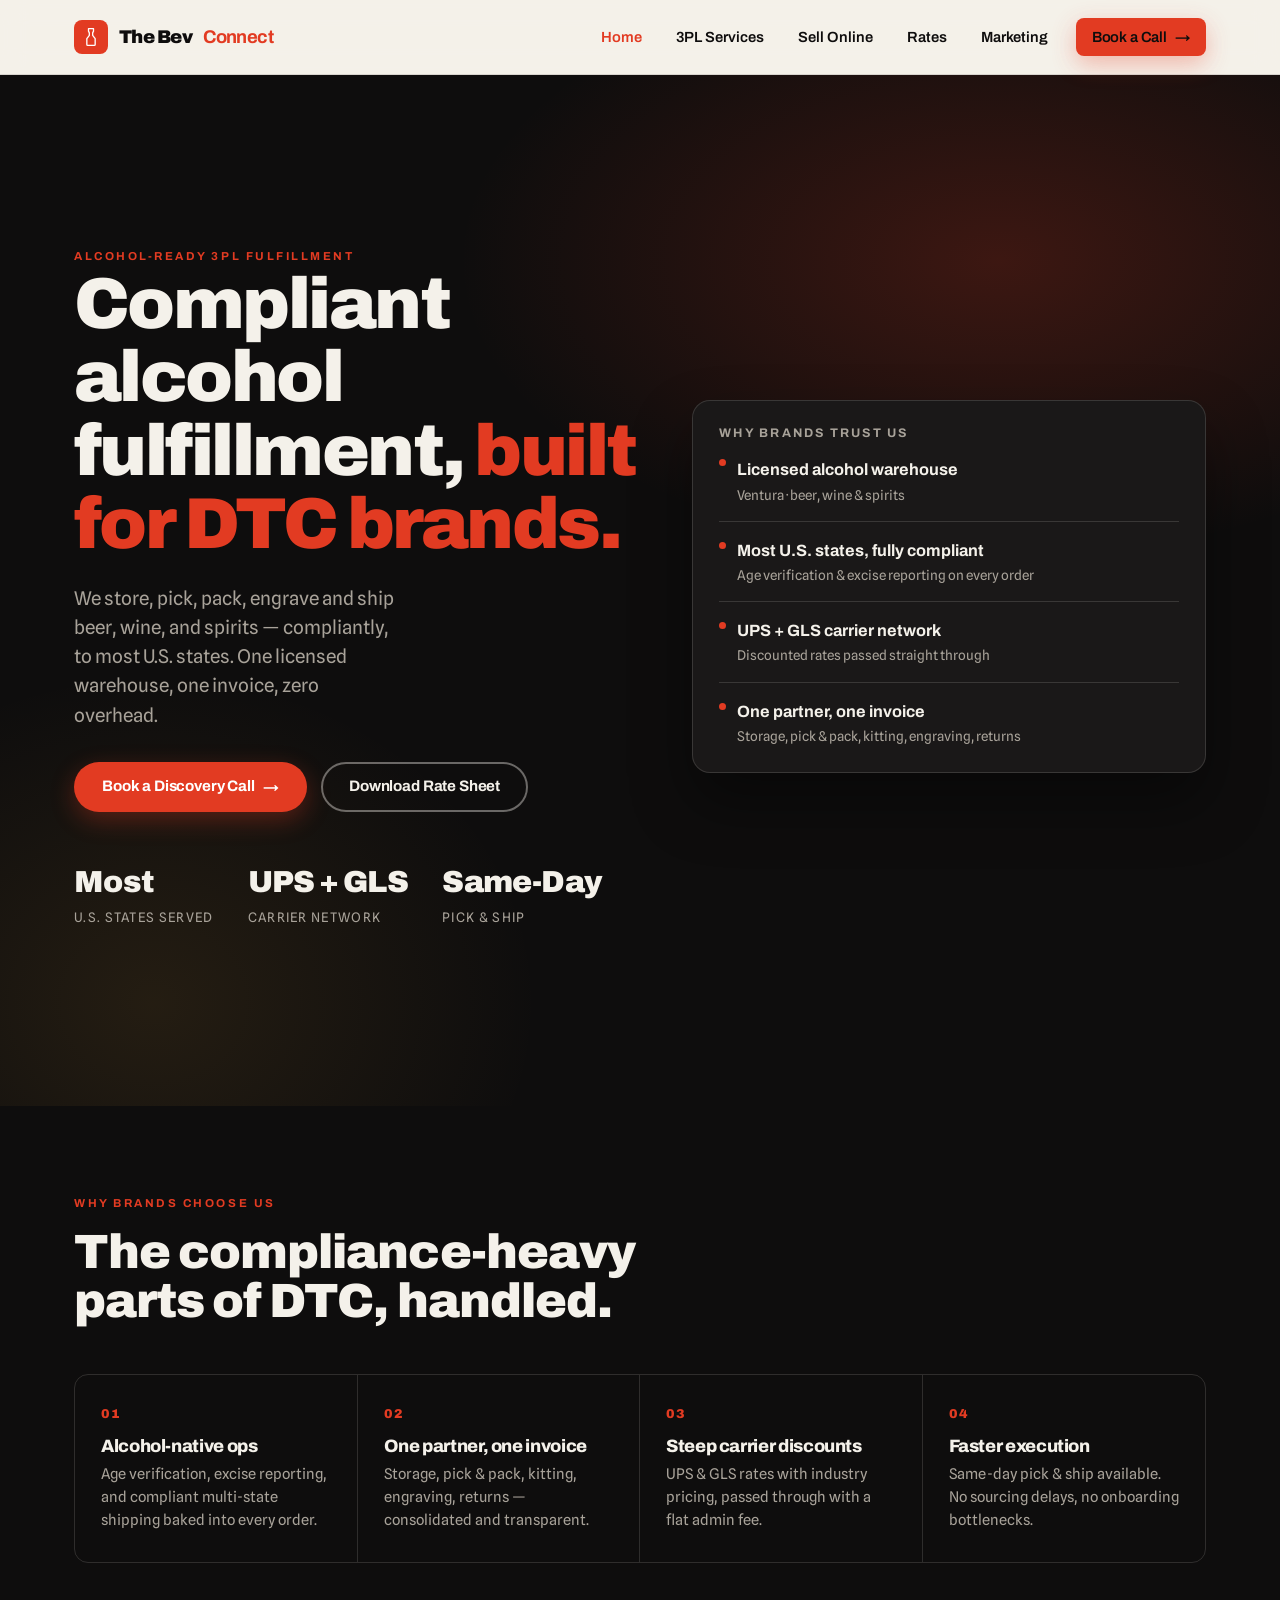
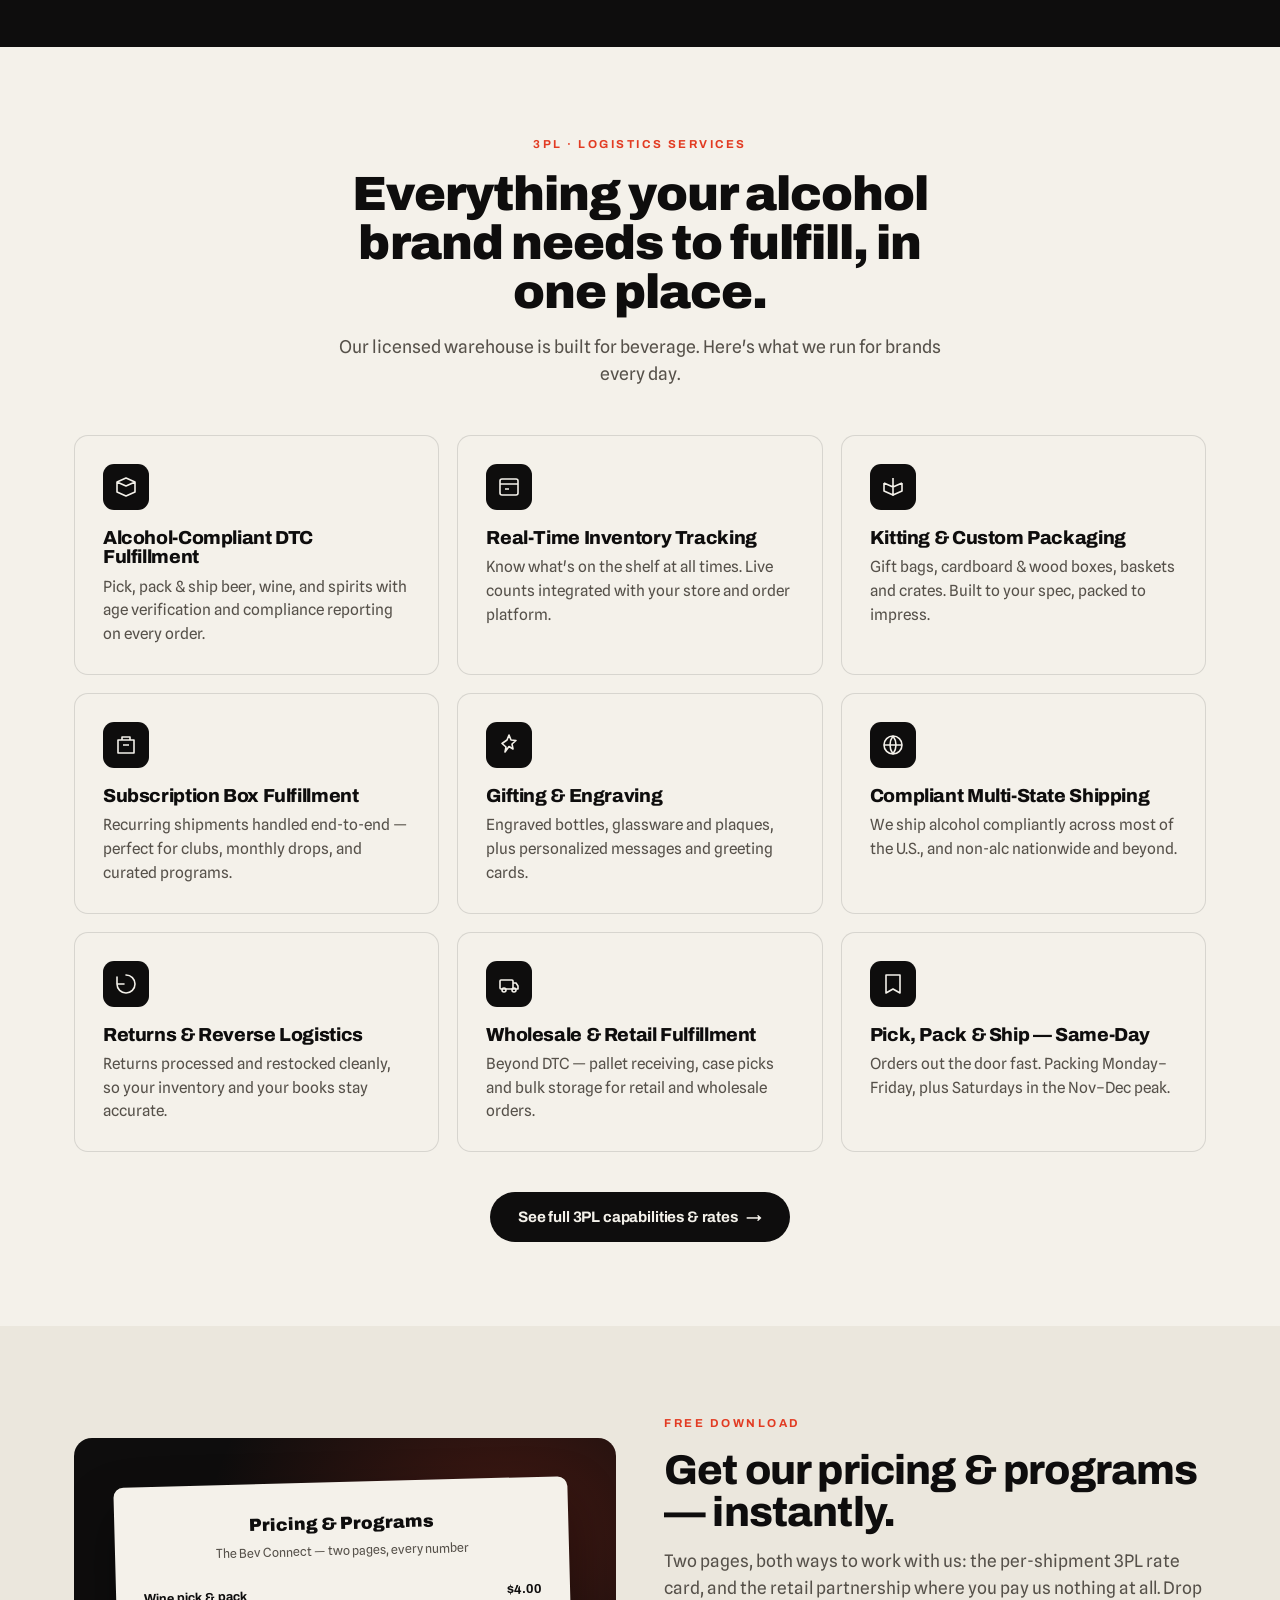
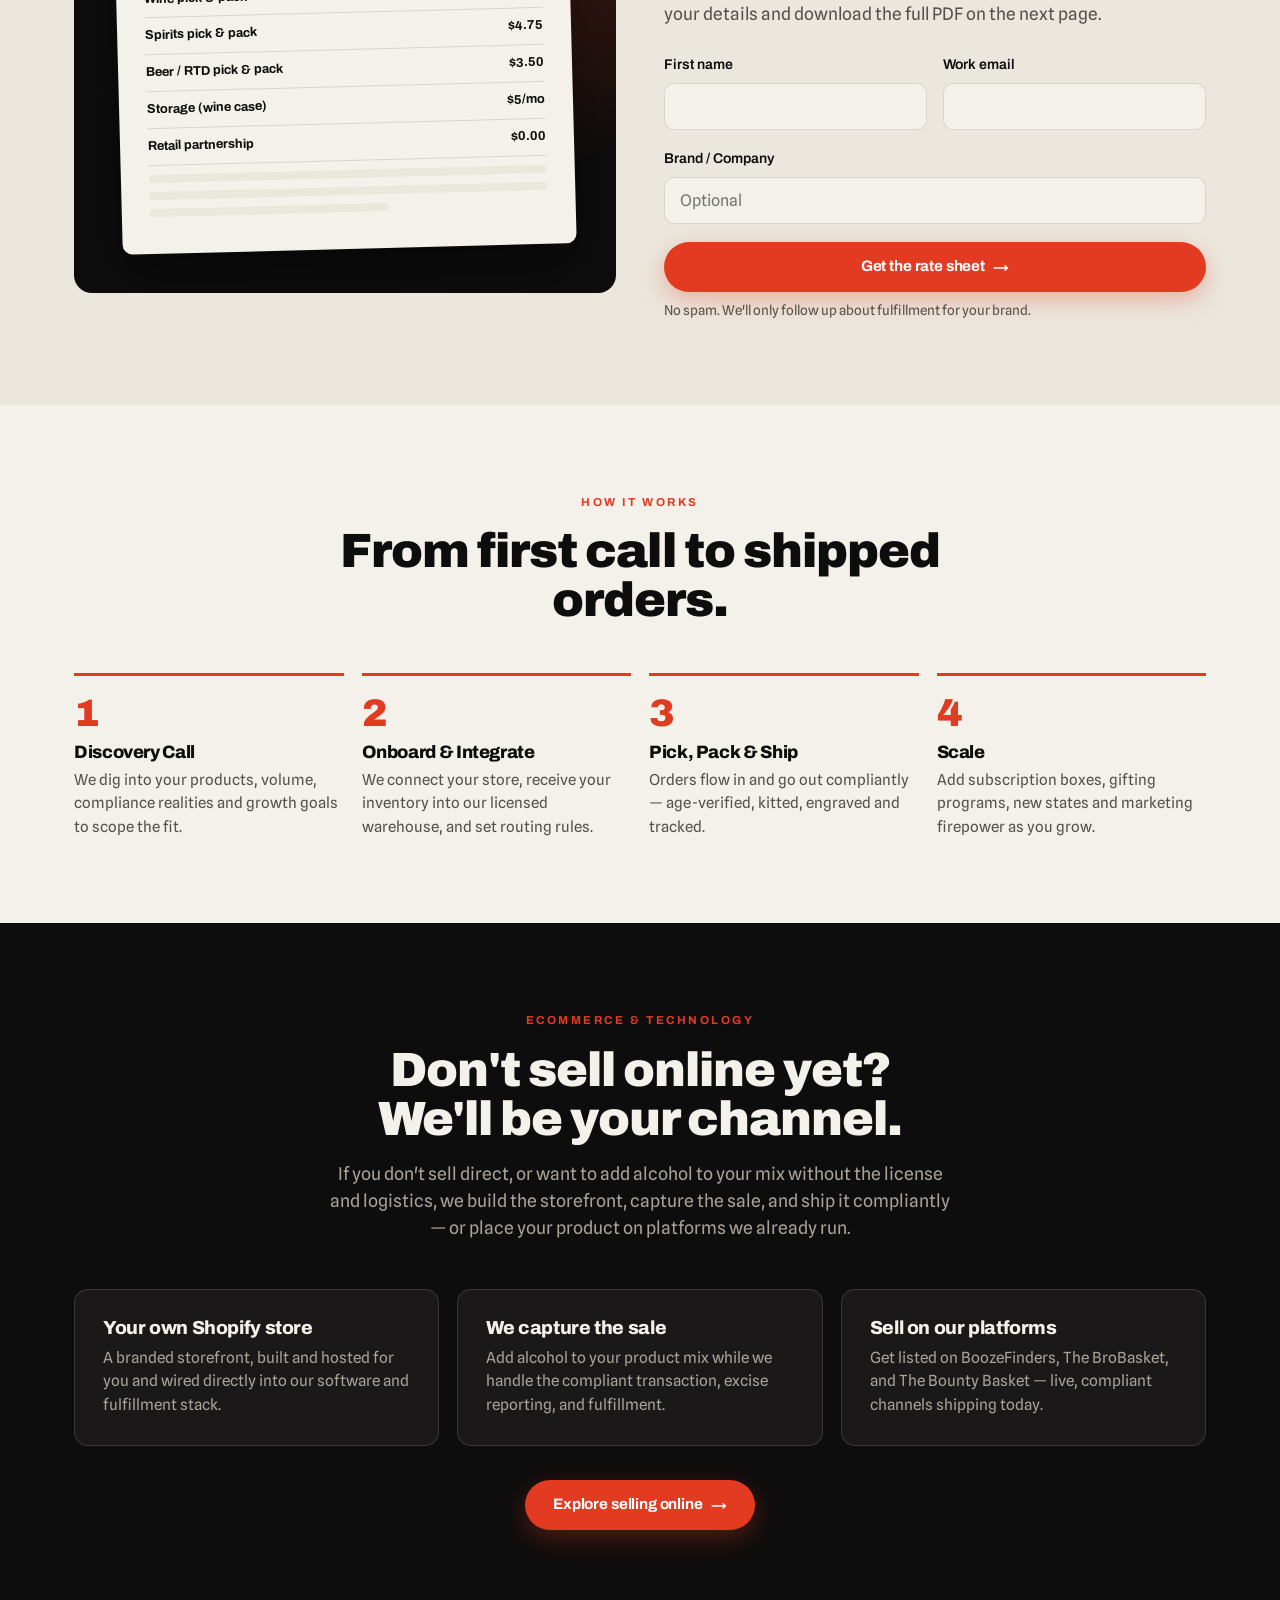
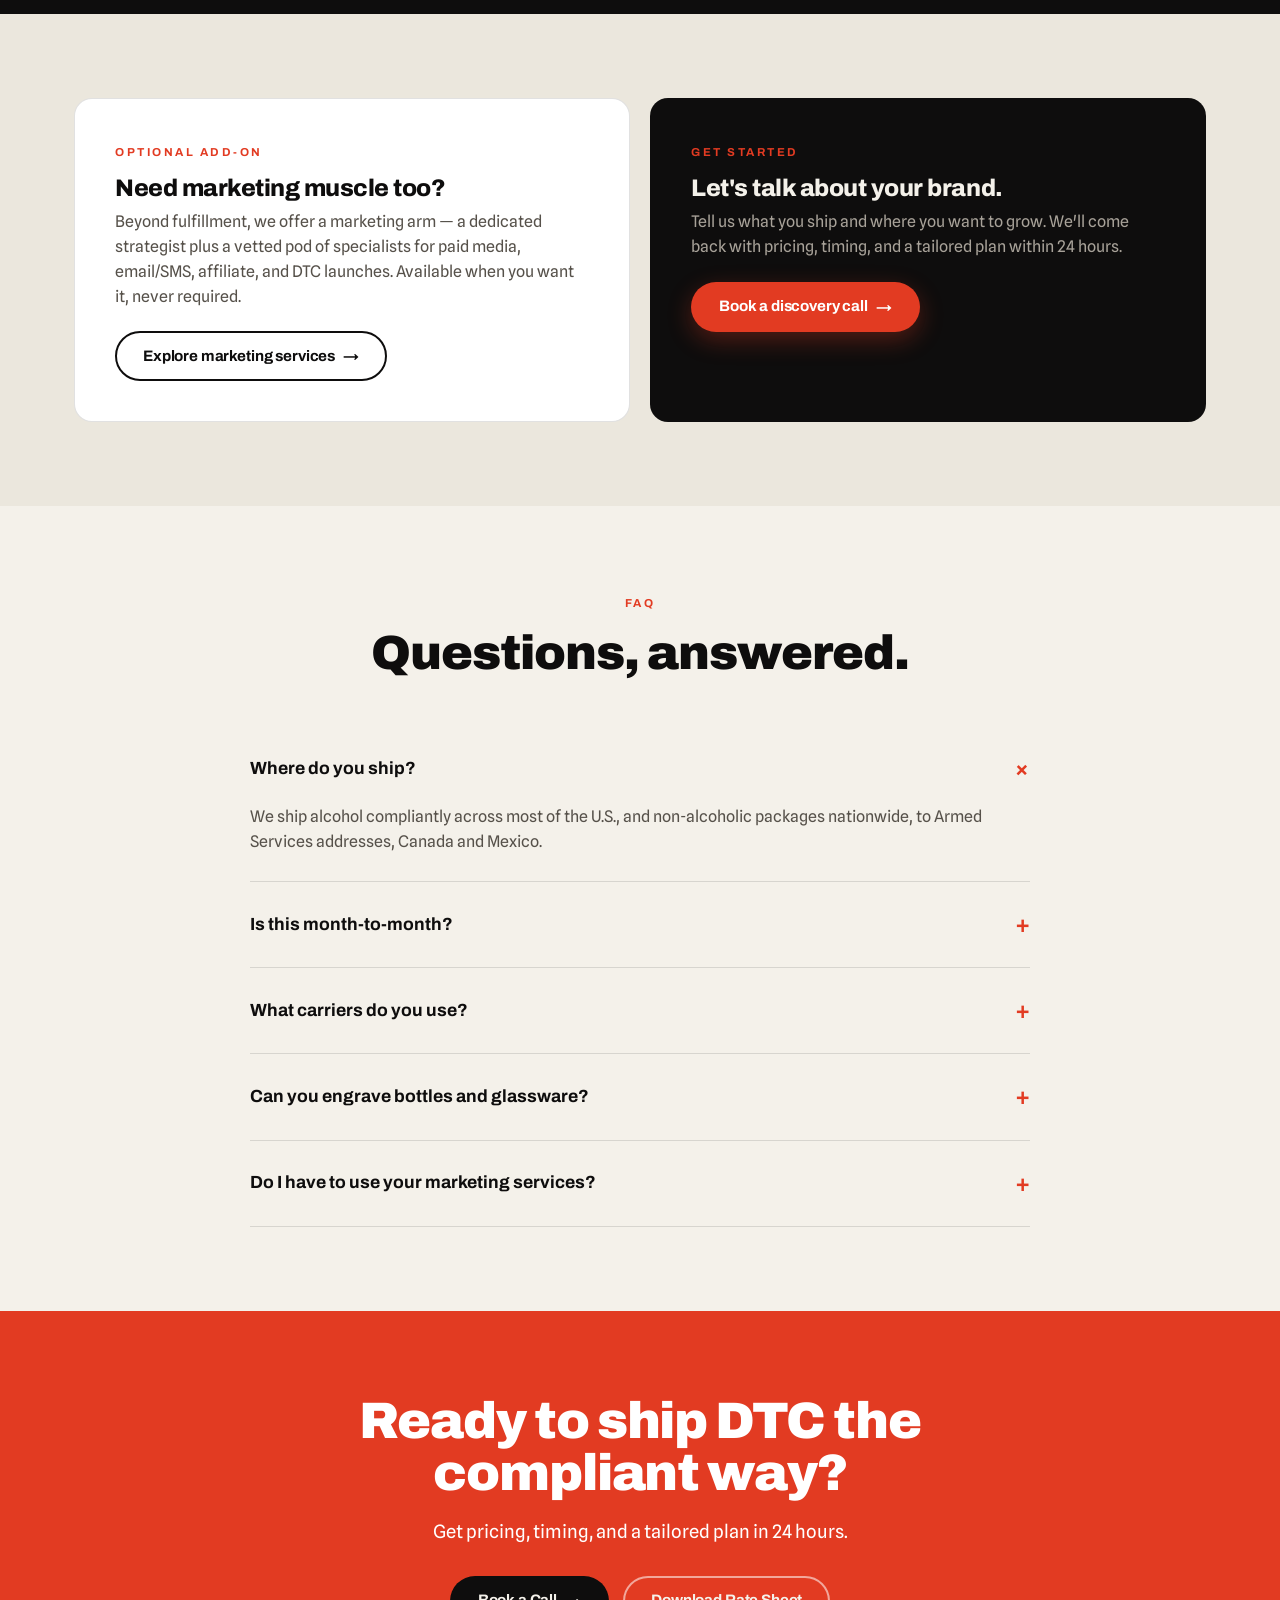
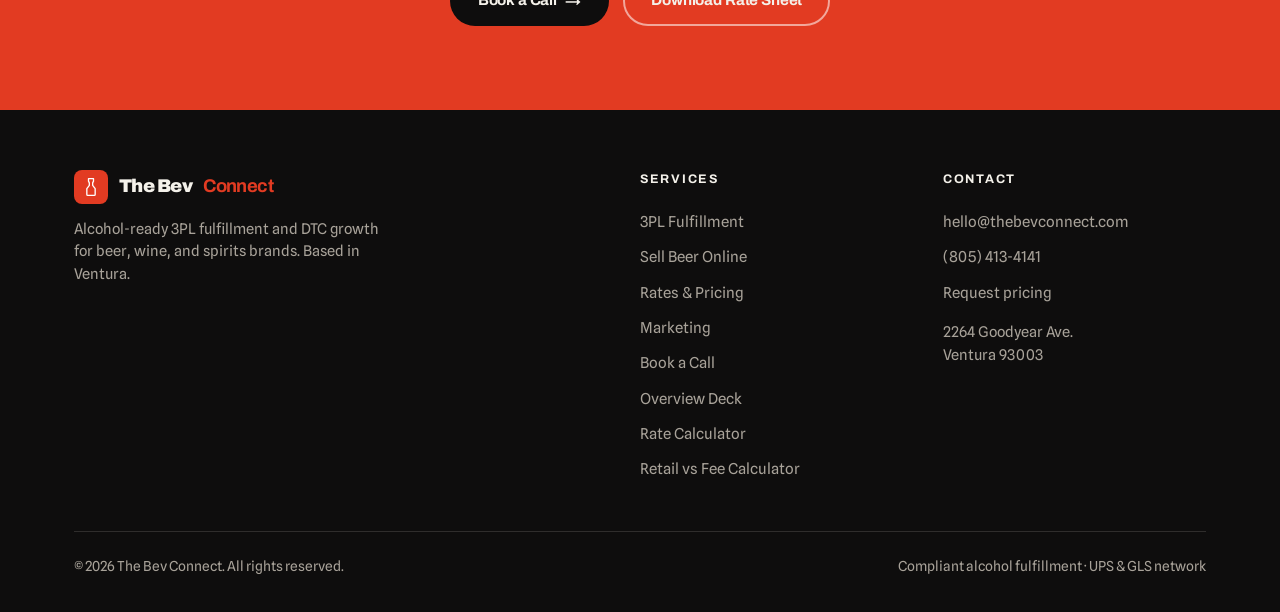
<file: index.html>
<!DOCTYPE html>
<html lang="en">
<head>
<meta charset="UTF-8">
<meta name="viewport" content="width=device-width,initial-scale=1">
<title>The Bev Connect &mdash; Compliant Alcohol Fulfillment &amp; DTC 3PL</title>
<meta name="description" content="Alcohol-ready 3PL: compliant DTC fulfillment, storage, kitting, engraving and multi-state shipping for beer, wine, and spirits brands.">
<meta property="og:title" content="The Bev Connect &mdash; Compliant Alcohol Fulfillment &amp; DTC 3PL">
<meta property="og:description" content="Alcohol-ready 3PL: compliant DTC fulfillment, storage, kitting, engraving and multi-state shipping for beer, wine, and spirits brands.">
<meta property="og:type" content="website">
<link rel="icon" type="image/svg+xml" href="assets/favicon.svg">
<link rel="icon" type="image/png" sizes="32x32" href="assets/favicon-32.png">
<link rel="apple-touch-icon" href="assets/apple-touch-icon.png">
<link rel="stylesheet" href="assets/style.css">
</head>
<body>
<header class="site-head">
  <div class="wrap">
    <a class="brand" href="index.html"><span class="mark"><svg viewBox="0 0 24 24" fill="none"><path d="M9 2h6v3l-1 2v3l3 4v7a1 1 0 0 1-1 1H8a1 1 0 0 1-1-1v-7l3-4V7L9 5V2Z" stroke="#fff" stroke-width="1.6" stroke-linejoin="round"/></svg></span>The Bev<b>Connect</b></a>
    <button class="burger" aria-label="Menu"><span></span><span></span><span></span></button>
    <nav class="nav">
      <a href="index.html" class="active">Home</a>
      <a href="fulfillment.html">3PL Services</a>
      <a href="commerce.html">Sell Online</a>
      <a href="rate-sheet.html">Rates</a>
      <a href="marketing.html">Marketing</a>
      <a href="book-a-call.html" class="btn btn-red nav-cta">Book a Call <span class="arr">&#8594;</span></a>
    </nav>
  </div>
</header>

<section class="hero">
  <div class="wrap">
    <div>
      <span class="eyebrow">Alcohol-Ready 3PL Fulfillment</span>
      <h1>Compliant alcohol fulfillment, <span class="hl">built for DTC brands.</span></h1>
      <p class="sub">We store, pick, pack, engrave and ship beer, wine, and spirits &mdash; compliantly, to most U.S. states. One licensed warehouse, one invoice, zero overhead.</p>
      <div class="cta-row">
        <a href="book-a-call.html" class="btn btn-red">Book a Discovery Call <span class="arr">&#8594;</span></a>
        <a href="rate-sheet.html" class="btn btn-ghost-light">Download Rate Sheet</a>
      </div>
      <div class="hero-stats">
        <div class="s"><b>Most</b><span>U.S. States Served</span></div>
        <div class="s"><b>UPS + GLS</b><span>Carrier Network</span></div>
        <div class="s"><b>Same-Day</b><span>Pick &amp; Ship</span></div>
      </div>
    </div>
    <div class="hero-art">
      <div class="hero-card">
        <h4>Why brands trust us</h4>
        <div class="trust-row"><div class="txt"><b>Licensed alcohol warehouse</b><span>Ventura &middot; beer, wine &amp; spirits</span></div></div>
        <div class="trust-row"><div class="txt"><b>Most U.S. states, fully compliant</b><span>Age verification &amp; excise reporting on every order</span></div></div>
        <div class="trust-row"><div class="txt"><b>UPS + GLS carrier network</b><span>Discounted rates passed straight through</span></div></div>
        <div class="trust-row"><div class="txt"><b>One partner, one invoice</b><span>Storage, pick &amp; pack, kitting, engraving, returns</span></div></div>
      </div>
    </div>
  </div>
</section>

<section class="bg-ink">
  <div class="wrap">
    <div class="sec-head reveal"><span class="eyebrow">Why brands choose us</span><h2>The compliance-heavy parts of DTC, handled.</h2></div>
    <div class="why-grid reveal">
      <div class="why"><div class="n">01</div><h3>Alcohol-native ops</h3><p>Age verification, excise reporting, and compliant multi-state shipping baked into every order.</p></div>
      <div class="why"><div class="n">02</div><h3>One partner, one invoice</h3><p>Storage, pick &amp; pack, kitting, engraving, returns &mdash; consolidated and transparent.</p></div>
      <div class="why"><div class="n">03</div><h3>Steep carrier discounts</h3><p>UPS &amp; GLS rates with industry pricing, passed through with a flat admin fee.</p></div>
      <div class="why"><div class="n">04</div><h3>Faster execution</h3><p>Same-day pick &amp; ship available. No sourcing delays, no onboarding bottlenecks.</p></div>
    </div>
  </div>
</section>

<section>
  <div class="wrap">
    <div class="sec-head center reveal"><span class="eyebrow">3PL &middot; Logistics Services</span><h2>Everything your alcohol brand needs to fulfill, in one place.</h2><p>Our licensed warehouse is built for beverage. Here's what we run for brands every day.</p></div>
    <div class="feat-grid">
      <div class="feat reveal"><div class="ico"><svg viewBox="0 0 24 24" fill="none"><path d="M3 7l9-4 9 4-9 4-9-4Zm0 0v10l9 4 9-4V7" stroke="currentColor" stroke-width="1.6" stroke-linejoin="round"/></svg></div><h3>Alcohol-Compliant DTC Fulfillment</h3><p>Pick, pack &amp; ship beer, wine, and spirits with age verification and compliance reporting on every order.</p></div>
      <div class="feat reveal"><div class="ico"><svg viewBox="0 0 24 24" fill="none"><rect x="3" y="4" width="18" height="16" rx="2" stroke="currentColor" stroke-width="1.6"/><path d="M3 9h18M8 14h4" stroke="currentColor" stroke-width="1.6"/></svg></div><h3>Real-Time Inventory Tracking</h3><p>Know what's on the shelf at all times. Live counts integrated with your store and order platform.</p></div>
      <div class="feat reveal"><div class="ico"><svg viewBox="0 0 24 24" fill="none"><path d="M12 3v18M3 8l9 4 9-4M3 8v8l9 4 9-4V8" stroke="currentColor" stroke-width="1.6" stroke-linejoin="round"/></svg></div><h3>Kitting &amp; Custom Packaging</h3><p>Gift bags, cardboard &amp; wood boxes, baskets and crates. Built to your spec, packed to impress.</p></div>
      <div class="feat reveal"><div class="ico"><svg viewBox="0 0 24 24" fill="none"><path d="M4 7h16v13H4zM8 7V4h8v3M9 12h6" stroke="currentColor" stroke-width="1.6" stroke-linejoin="round"/></svg></div><h3>Subscription Box Fulfillment</h3><p>Recurring shipments handled end-to-end &mdash; perfect for clubs, monthly drops, and curated programs.</p></div>
      <div class="feat reveal"><div class="ico"><svg viewBox="0 0 24 24" fill="none"><path d="M12 2l2 5 5 .5-4 3.5 1 5-4-2.5L8 19l1-5-4-3.5L10 7l2-5Z" stroke="currentColor" stroke-width="1.6" stroke-linejoin="round"/></svg></div><h3>Gifting &amp; Engraving</h3><p>Engraved bottles, glassware and plaques, plus personalized messages and greeting cards.</p></div>
      <div class="feat reveal"><div class="ico"><svg viewBox="0 0 24 24" fill="none"><circle cx="12" cy="12" r="9" stroke="currentColor" stroke-width="1.6"/><path d="M3 12h18M12 3a15 15 0 0 1 0 18M12 3a15 15 0 0 0 0 18" stroke="currentColor" stroke-width="1.6"/></svg></div><h3>Compliant Multi-State Shipping</h3><p>We ship alcohol compliantly across most of the U.S., and non-alc nationwide and beyond.</p></div>
      <div class="feat reveal"><div class="ico"><svg viewBox="0 0 24 24" fill="none"><path d="M3 12a9 9 0 1 0 9-9M3 12V5m0 7h7" stroke="currentColor" stroke-width="1.6" stroke-linecap="round" stroke-linejoin="round"/></svg></div><h3>Returns &amp; Reverse Logistics</h3><p>Returns processed and restocked cleanly, so your inventory and your books stay accurate.</p></div>
      <div class="feat reveal"><div class="ico"><svg viewBox="0 0 24 24" fill="none"><rect x="3" y="8" width="13" height="9" rx="1" stroke="currentColor" stroke-width="1.6"/><path d="M16 11h3l2 3v3h-5M7 20a2 2 0 1 0 0-4 2 2 0 0 0 0 4Zm10 0a2 2 0 1 0 0-4 2 2 0 0 0 0 4Z" stroke="currentColor" stroke-width="1.6" stroke-linejoin="round"/></svg></div><h3>Wholesale &amp; Retail Fulfillment</h3><p>Beyond DTC &mdash; pallet receiving, case picks and bulk storage for retail and wholesale orders.</p></div>
      <div class="feat reveal"><div class="ico"><svg viewBox="0 0 24 24" fill="none"><path d="M5 3h14v18l-7-4-7 4V3Z" stroke="currentColor" stroke-width="1.6" stroke-linejoin="round"/></svg></div><h3>Pick, Pack &amp; Ship &mdash; Same-Day</h3><p>Orders out the door fast. Packing Monday&ndash;Friday, plus Saturdays in the Nov&ndash;Dec peak.</p></div>
    </div>
    <div style="text-align:center;margin-top:40px" class="reveal"><a href="fulfillment.html" class="btn btn-ink">See full 3PL capabilities &amp; rates <span class="arr">&#8594;</span></a></div>
  </div>
</section>

<section class="bg-paper2" id="rate-sheet">
  <div class="wrap">
    <div class="magnet">
      <div class="magnet-visual reveal">
        <div class="sheet-mock">
          <h5>Pricing &amp; Programs</h5><div class="sub">The Bev Connect &mdash; two pages, every number</div>
          <div class="pricebar"><span>Wine pick &amp; pack</span><span>$4.00</span></div>
          <div class="pricebar"><span>Spirits pick &amp; pack</span><span>$4.75</span></div>
          <div class="pricebar"><span>Beer / RTD pick &amp; pack</span><span>$3.50</span></div>
          <div class="pricebar"><span>Storage (wine case)</span><span>$5/mo</span></div>
          <div class="pricebar"><span>Retail partnership</span><span>$0.00</span></div>
          <div class="line"></div><div class="line"></div><div class="line s"></div>
        </div>
      </div>
      <div class="reveal">
        <span class="eyebrow">Free Download</span>
        <h2 style="font-size:clamp(1.8rem,3.5vw,2.6rem);margin:14px 0 14px">Get our pricing &amp; programs &mdash; instantly.</h2>
        <p style="color:var(--muted);font-size:1.08rem;margin-bottom:26px">Two pages, both ways to work with us: the per-shipment 3PL rate card, and the retail partnership where you pay us nothing at all. Drop your details and download the full PDF on the next page.</p>
        <form name="rate-sheet" method="POST" data-netlify="true" netlify-honeypot="bot-field" action="/thank-you.html">
          <input type="hidden" name="form-name" value="rate-sheet">
          <p hidden><label>Don't fill this out: <input name="bot-field"></label></p>
          <div class="form-row"><div class="field"><label>First name</label><input type="text" name="first-name" required></div><div class="field"><label>Work email</label><input type="email" name="email" required></div></div>
          <div class="field"><label>Brand / Company</label><input type="text" name="company" placeholder="Optional"></div>
          <button type="submit" class="btn btn-red" style="width:100%;justify-content:center">Get the rate sheet <span class="arr">&#8594;</span></button>
          <p class="form-note">No spam. We'll only follow up about fulfillment for your brand.</p>
        </form>
      </div>
    </div>
  </div>
</section>

<section>
  <div class="wrap">
    <div class="sec-head center reveal"><span class="eyebrow">How it works</span><h2>From first call to shipped orders.</h2></div>
    <div class="steps">
      <div class="step reveal"><div class="num">1</div><h3>Discovery Call</h3><p>We dig into your products, volume, compliance realities and growth goals to scope the fit.</p></div>
      <div class="step reveal"><div class="num">2</div><h3>Onboard &amp; Integrate</h3><p>We connect your store, receive your inventory into our licensed warehouse, and set routing rules.</p></div>
      <div class="step reveal"><div class="num">3</div><h3>Pick, Pack &amp; Ship</h3><p>Orders flow in and go out compliantly &mdash; age-verified, kitted, engraved and tracked.</p></div>
      <div class="step reveal"><div class="num">4</div><h3>Scale</h3><p>Add subscription boxes, gifting programs, new states and marketing firepower as you grow.</p></div>
    </div>
  </div>
</section>

<section class="bg-ink">
  <div class="wrap">
    <div class="sec-head center reveal"><span class="eyebrow">Ecommerce &amp; Technology</span><h2 style="color:var(--paper)">Don't sell online yet? We'll be your channel.</h2><p style="color:var(--muted-dark)">If you don't sell direct, or want to add alcohol to your mix without the license and logistics, we build the storefront, capture the sale, and ship it compliantly &mdash; or place your product on platforms we already run.</p></div>
    <div class="feat-grid reveal" style="margin-top:8px">
      <div class="feat" style="background:var(--ink-2);border-color:var(--line-dark)">
        <h3 style="color:var(--paper)">Your own Shopify store</h3>
        <p style="color:var(--muted-dark)">A branded storefront, built and hosted for you and wired directly into our software and fulfillment stack.</p>
      </div>
      <div class="feat" style="background:var(--ink-2);border-color:var(--line-dark)">
        <h3 style="color:var(--paper)">We capture the sale</h3>
        <p style="color:var(--muted-dark)">Add alcohol to your product mix while we handle the compliant transaction, excise reporting, and fulfillment.</p>
      </div>
      <div class="feat" style="background:var(--ink-2);border-color:var(--line-dark)">
        <h3 style="color:var(--paper)">Sell on our platforms</h3>
        <p style="color:var(--muted-dark)">Get listed on BoozeFinders, The BroBasket, and The Bounty Basket &mdash; live, compliant channels shipping today.</p>
      </div>
    </div>
    <div style="text-align:center;margin-top:34px"><a href="commerce.html" class="btn btn-red">Explore selling online <span class="arr">&#8594;</span></a></div>
  </div>
</section>

<section class="bg-paper2">
  <div class="wrap">
    <div class="split">
      <div class="split-card light reveal"><span class="eyebrow">Optional add-on</span><h3 style="margin-top:12px">Need marketing muscle too?</h3><p>Beyond fulfillment, we offer a marketing arm &mdash; a dedicated strategist plus a vetted pod of specialists for paid media, email/SMS, affiliate, and DTC launches. Available when you want it, never required.</p><a href="marketing.html" class="btn btn-ghost">Explore marketing services <span class="arr">&#8594;</span></a></div>
      <div class="split-card dark reveal"><span class="eyebrow">Get started</span><h3 style="margin-top:12px">Let's talk about your brand.</h3><p>Tell us what you ship and where you want to grow. We'll come back with pricing, timing, and a tailored plan within 24 hours.</p><a href="book-a-call.html" class="btn btn-red">Book a discovery call <span class="arr">&#8594;</span></a></div>
    </div>
  </div>
</section>

<section>
  <div class="wrap">
    <div class="sec-head center reveal"><span class="eyebrow">FAQ</span><h2>Questions, answered.</h2></div>
    <div class="faq reveal">
      <details open><summary>Where do you ship?</summary><p>We ship alcohol compliantly across most of the U.S., and non-alcoholic packages nationwide, to Armed Services addresses, Canada and Mexico.</p></details>
      <details><summary>Is this month-to-month?</summary><p>Yes. Our programs are month-to-month &mdash; your success is our success, and we earn the relationship every month.</p></details>
      <details><summary>What carriers do you use?</summary><p>UPS and GLS (where applicable), with steep industry shipping discounts. Options include Overnight, 2-Day, 3-Day and Ground.</p></details>
      <details><summary>Can you engrave bottles and glassware?</summary><p>Yes &mdash; bottles, glassware and plaques. We also handle special messages, greeting cards, gift boxes, baskets and crates.</p></details>
      <details><summary>Do I have to use your marketing services?</summary><p>Not at all. The 3PL fulfillment stands entirely on its own. Marketing is an optional add-on if you want growth support under the same roof.</p></details>
    </div>
  </div>
</section>

<section class="cta-band">
  <div class="wrap">
    <h2 class="reveal">Ready to ship DTC the compliant way?</h2>
    <p class="reveal">Get pricing, timing, and a tailored plan in 24 hours.</p>
    <div class="reveal" style="display:flex;gap:14px;justify-content:center;flex-wrap:wrap"><a href="book-a-call.html" class="btn btn-ink">Book a Call <span class="arr">&#8594;</span></a><a href="rate-sheet.html" class="btn btn-ghost-light">Download Rate Sheet</a></div>
  </div>
</section>

<footer class="site-foot">
  <div class="wrap">
    <div class="foot-grid">
      <div>
        <a class="brand" href="index.html"><span class="mark"><svg viewBox="0 0 24 24" fill="none"><path d="M9 2h6v3l-1 2v3l3 4v7a1 1 0 0 1-1 1H8a1 1 0 0 1-1-1v-7l3-4V7L9 5V2Z" stroke="#fff" stroke-width="1.6" stroke-linejoin="round"/></svg></span>The Bev<b>Connect</b></a>
        <p>Alcohol-ready 3PL fulfillment and DTC growth for beer, wine, and spirits brands. Based in Ventura.</p>
      </div>
      <div class="foot-col"><h5>Services</h5><a href="fulfillment.html">3PL Fulfillment</a><a href="sell-beer-online.html">Sell Beer Online</a><a href="rate-sheet.html">Rates &amp; Pricing</a><a href="marketing.html">Marketing</a><a href="book-a-call.html">Book a Call</a><a href="overview-deck.html">Overview Deck</a><a href="rate-calculator.html">Rate Calculator</a><a href="model-calculator.html">Retail vs Fee Calculator</a></div>
      <div class="foot-col"><h5>Contact</h5><a href="mailto:hello@thebevconnect.com">hello@thebevconnect.com</a><a href="tel:+18054134141">(805) 413-4141</a><a href="book-a-call.html">Request pricing</a><p style="margin-top:10px">2264 Goodyear Ave.<br>Ventura 93003</p></div>
    </div>
    <div class="foot-base"><span>&copy; 2026 The Bev Connect. All rights reserved.</span><span>Compliant alcohol fulfillment &middot; UPS &amp; GLS network</span></div>
  </div>
</footer>
<script src="assets/main.js"></script>
</body>
</html>
</file>
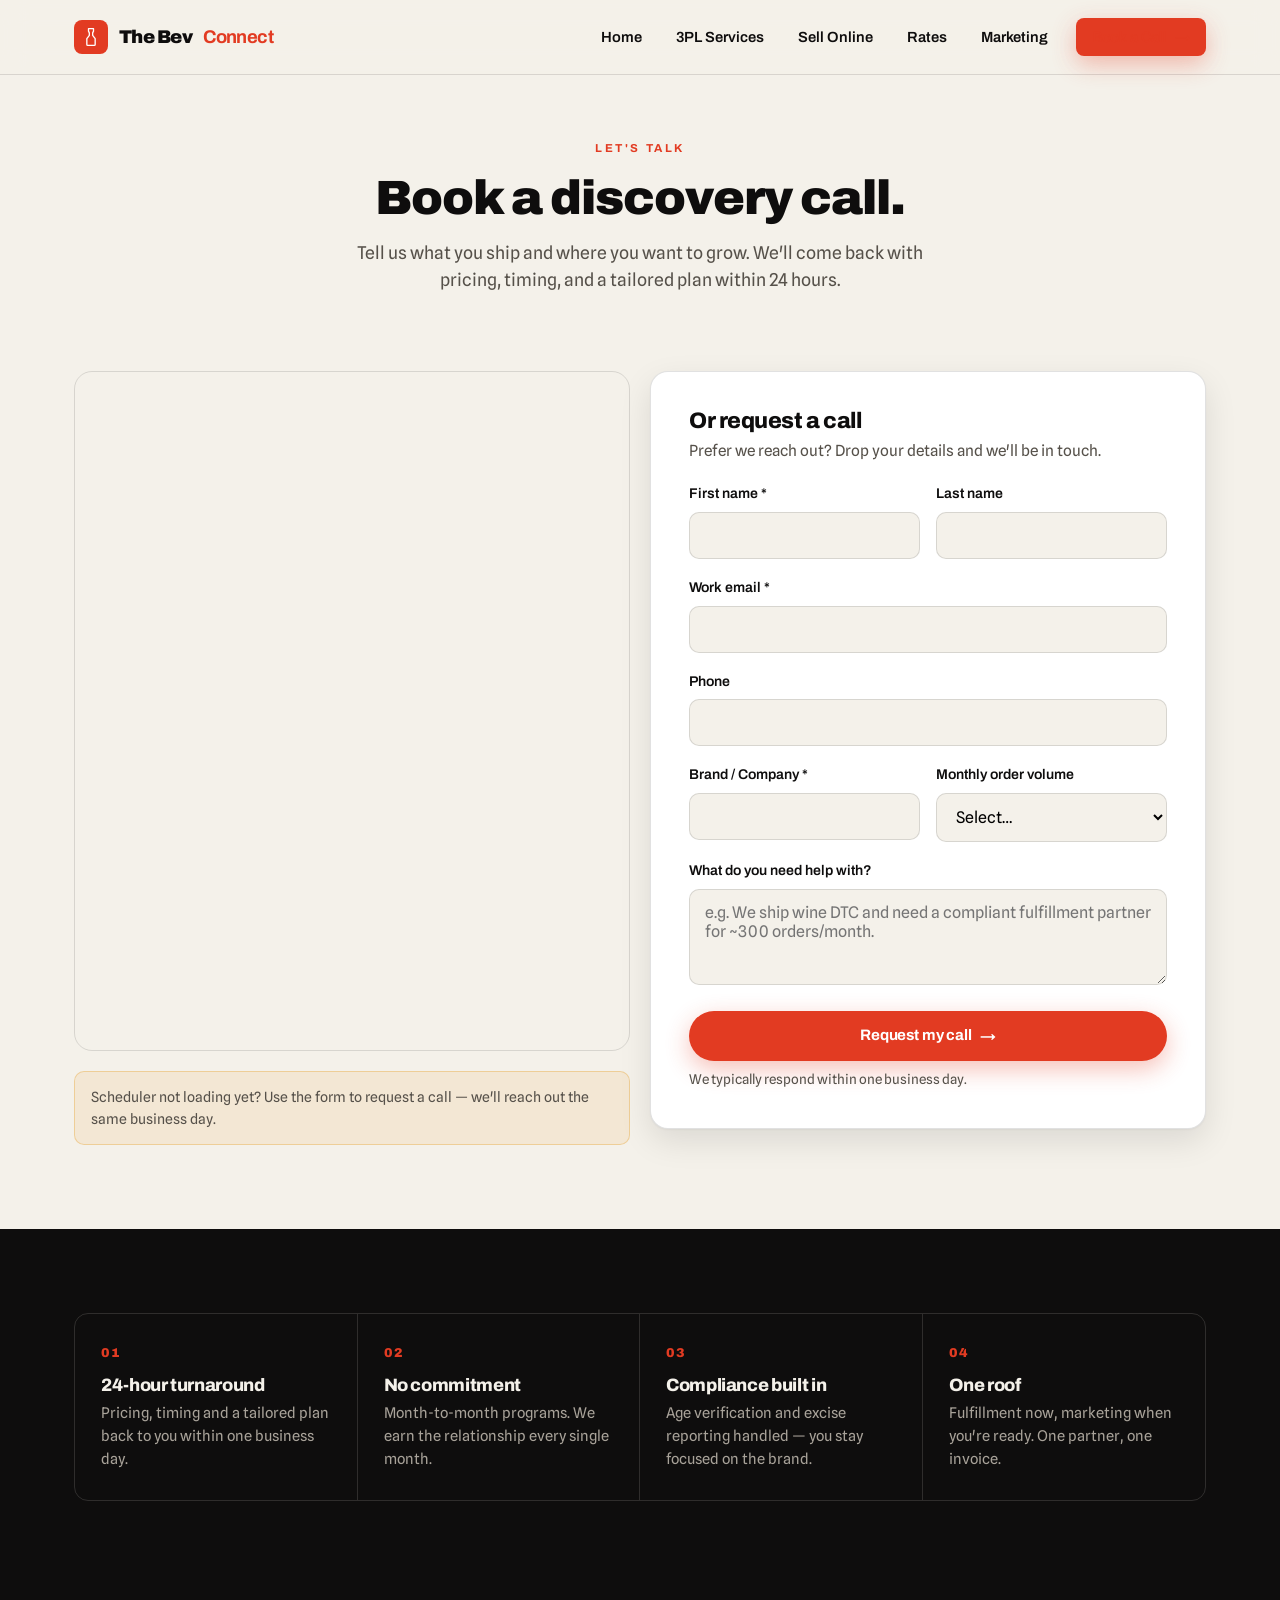
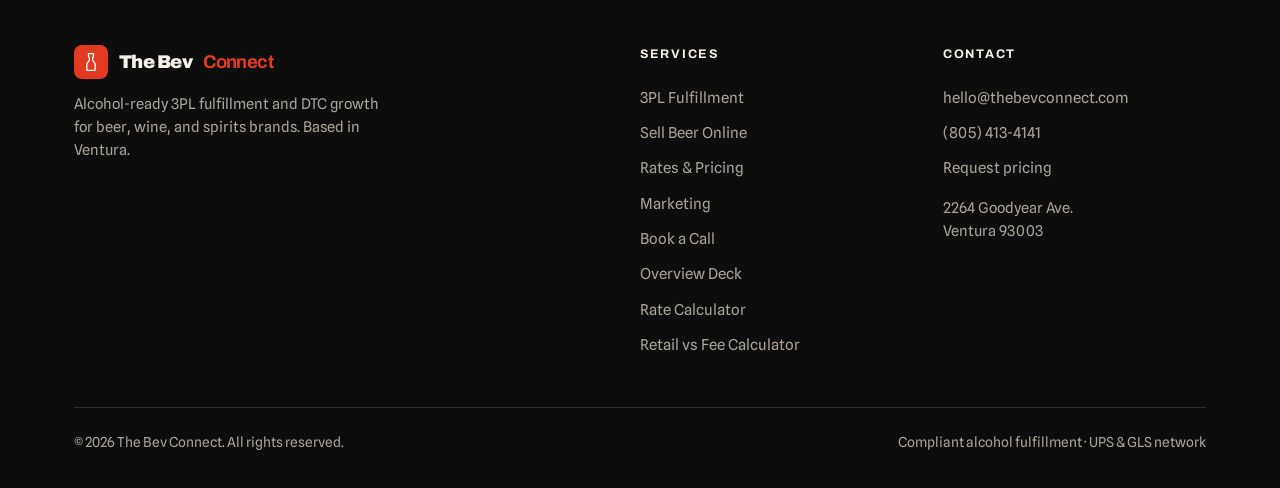
<file: book-a-call.html>
<!DOCTYPE html>
<html lang="en">
<head>
<meta charset="UTF-8">
<meta name="viewport" content="width=device-width,initial-scale=1">
<title>Book a Discovery Call &mdash; The Bev Connect</title>
<meta name="description" content="Book a discovery call with The Bev Connect. Get pricing, timing and a tailored alcohol fulfillment plan within 24 hours.">
<meta property="og:title" content="Book a Discovery Call &mdash; The Bev Connect">
<meta property="og:description" content="Book a discovery call with The Bev Connect. Get pricing, timing and a tailored alcohol fulfillment plan within 24 hours.">
<meta property="og:type" content="website">
<link rel="icon" type="image/svg+xml" href="assets/favicon.svg">
<link rel="icon" type="image/png" sizes="32x32" href="assets/favicon-32.png">
<link rel="apple-touch-icon" href="assets/apple-touch-icon.png">
<link rel="stylesheet" href="assets/style.css">
</head>
<body>
<header class="site-head">
  <div class="wrap">
    <a class="brand" href="index.html"><span class="mark"><svg viewBox="0 0 24 24" fill="none"><path d="M9 2h6v3l-1 2v3l3 4v7a1 1 0 0 1-1 1H8a1 1 0 0 1-1-1v-7l3-4V7L9 5V2Z" stroke="#fff" stroke-width="1.6" stroke-linejoin="round"/></svg></span>The Bev<b>Connect</b></a>
    <button class="burger" aria-label="Menu"><span></span><span></span><span></span></button>
    <nav class="nav">
      <a href="index.html">Home</a>
      <a href="fulfillment.html">3PL Services</a>
      <a href="commerce.html">Sell Online</a>
      <a href="rate-sheet.html">Rates</a>
      <a href="marketing.html">Marketing</a>
      <a href="book-a-call.html" class="btn btn-red nav-cta active">Book a Call <span class="arr">&#8594;</span></a>
    </nav>
  </div>
</header>

<section style="padding-top:60px;padding-bottom:30px">
  <div class="wrap"><div class="sec-head center reveal"><span class="eyebrow">Let's talk</span><h2>Book a discovery call.</h2><p>Tell us what you ship and where you want to grow. We'll come back with pricing, timing, and a tailored plan within 24 hours.</p></div></div>
</section>

<section style="padding-top:0">
  <div class="wrap">
    <div class="split book-split" style="align-items:start">
      <div class="reveal">
        <div class="calendly-inline-widget" data-url="https://calendly.com/jamesgrasty/15min" style="min-width:320px;height:680px;border-radius:18px;overflow:hidden;border:1px solid var(--line)"></div>
        <script type="text/javascript" src="https://assets.calendly.com/assets/external/widget.js" async></script>
        <div class="note-box">Scheduler not loading yet? Use the form to request a call &mdash; we'll reach out the same business day.</div>
      </div>
      <div class="form-card reveal">
        <h3 style="font-size:1.4rem;margin-bottom:6px">Or request a call</h3>
        <p style="color:var(--muted);margin-bottom:20px;font-size:.96rem">Prefer we reach out? Drop your details and we'll be in touch.</p>
        <form name="book-a-call" method="POST" data-netlify="true" netlify-honeypot="bot-field" action="/thank-you.html">
          <input type="hidden" name="form-name" value="book-a-call">
          <p hidden><label>Don't fill this out: <input name="bot-field"></label></p>
          <div class="form-row"><div class="field"><label>First name *</label><input type="text" name="first-name" required></div><div class="field"><label>Last name</label><input type="text" name="last-name"></div></div>
          <div class="field"><label>Work email *</label><input type="email" name="email" required></div>
          <div class="field"><label>Phone</label><input type="tel" name="phone"></div>
          <div class="form-row"><div class="field"><label>Brand / Company *</label><input type="text" name="company" required></div><div class="field"><label>Monthly order volume</label><select name="volume"><option value="">Select&hellip;</option><option>Under 100</option><option>100&ndash;500</option><option>500&ndash;2,000</option><option>2,000+</option></select></div></div>
          <div class="field"><label>What do you need help with?</label><textarea name="message" placeholder="e.g. We ship wine DTC and need a compliant fulfillment partner for ~300 orders/month."></textarea></div>
          <button type="submit" class="btn btn-red" style="width:100%;justify-content:center">Request my call <span class="arr">&#8594;</span></button>
          <p class="form-note">We typically respond within one business day.</p>
        </form>
      </div>
    </div>
  </div>
</section>

<section class="bg-ink">
  <div class="wrap"><div class="why-grid reveal">
    <div class="why"><div class="n">01</div><h3>24-hour turnaround</h3><p>Pricing, timing and a tailored plan back to you within one business day.</p></div>
    <div class="why"><div class="n">02</div><h3>No commitment</h3><p>Month-to-month programs. We earn the relationship every single month.</p></div>
    <div class="why"><div class="n">03</div><h3>Compliance built in</h3><p>Age verification and excise reporting handled &mdash; you stay focused on the brand.</p></div>
    <div class="why"><div class="n">04</div><h3>One roof</h3><p>Fulfillment now, marketing when you're ready. One partner, one invoice.</p></div>
  </div></div>
</section>

<footer class="site-foot">
  <div class="wrap">
    <div class="foot-grid">
      <div>
        <a class="brand" href="index.html"><span class="mark"><svg viewBox="0 0 24 24" fill="none"><path d="M9 2h6v3l-1 2v3l3 4v7a1 1 0 0 1-1 1H8a1 1 0 0 1-1-1v-7l3-4V7L9 5V2Z" stroke="#fff" stroke-width="1.6" stroke-linejoin="round"/></svg></span>The Bev<b>Connect</b></a>
        <p>Alcohol-ready 3PL fulfillment and DTC growth for beer, wine, and spirits brands. Based in Ventura.</p>
      </div>
      <div class="foot-col"><h5>Services</h5><a href="fulfillment.html">3PL Fulfillment</a><a href="sell-beer-online.html">Sell Beer Online</a><a href="rate-sheet.html">Rates &amp; Pricing</a><a href="marketing.html">Marketing</a><a href="book-a-call.html">Book a Call</a><a href="overview-deck.html">Overview Deck</a><a href="rate-calculator.html">Rate Calculator</a><a href="model-calculator.html">Retail vs Fee Calculator</a></div>
      <div class="foot-col"><h5>Contact</h5><a href="mailto:hello@thebevconnect.com">hello@thebevconnect.com</a><a href="tel:+18054134141">(805) 413-4141</a><a href="book-a-call.html">Request pricing</a><p style="margin-top:10px">2264 Goodyear Ave.<br>Ventura 93003</p></div>
    </div>
    <div class="foot-base"><span>&copy; 2026 The Bev Connect. All rights reserved.</span><span>Compliant alcohol fulfillment &middot; UPS &amp; GLS network</span></div>
  </div>
</footer>
<script src="assets/main.js"></script>
</body>
</html>
</file>
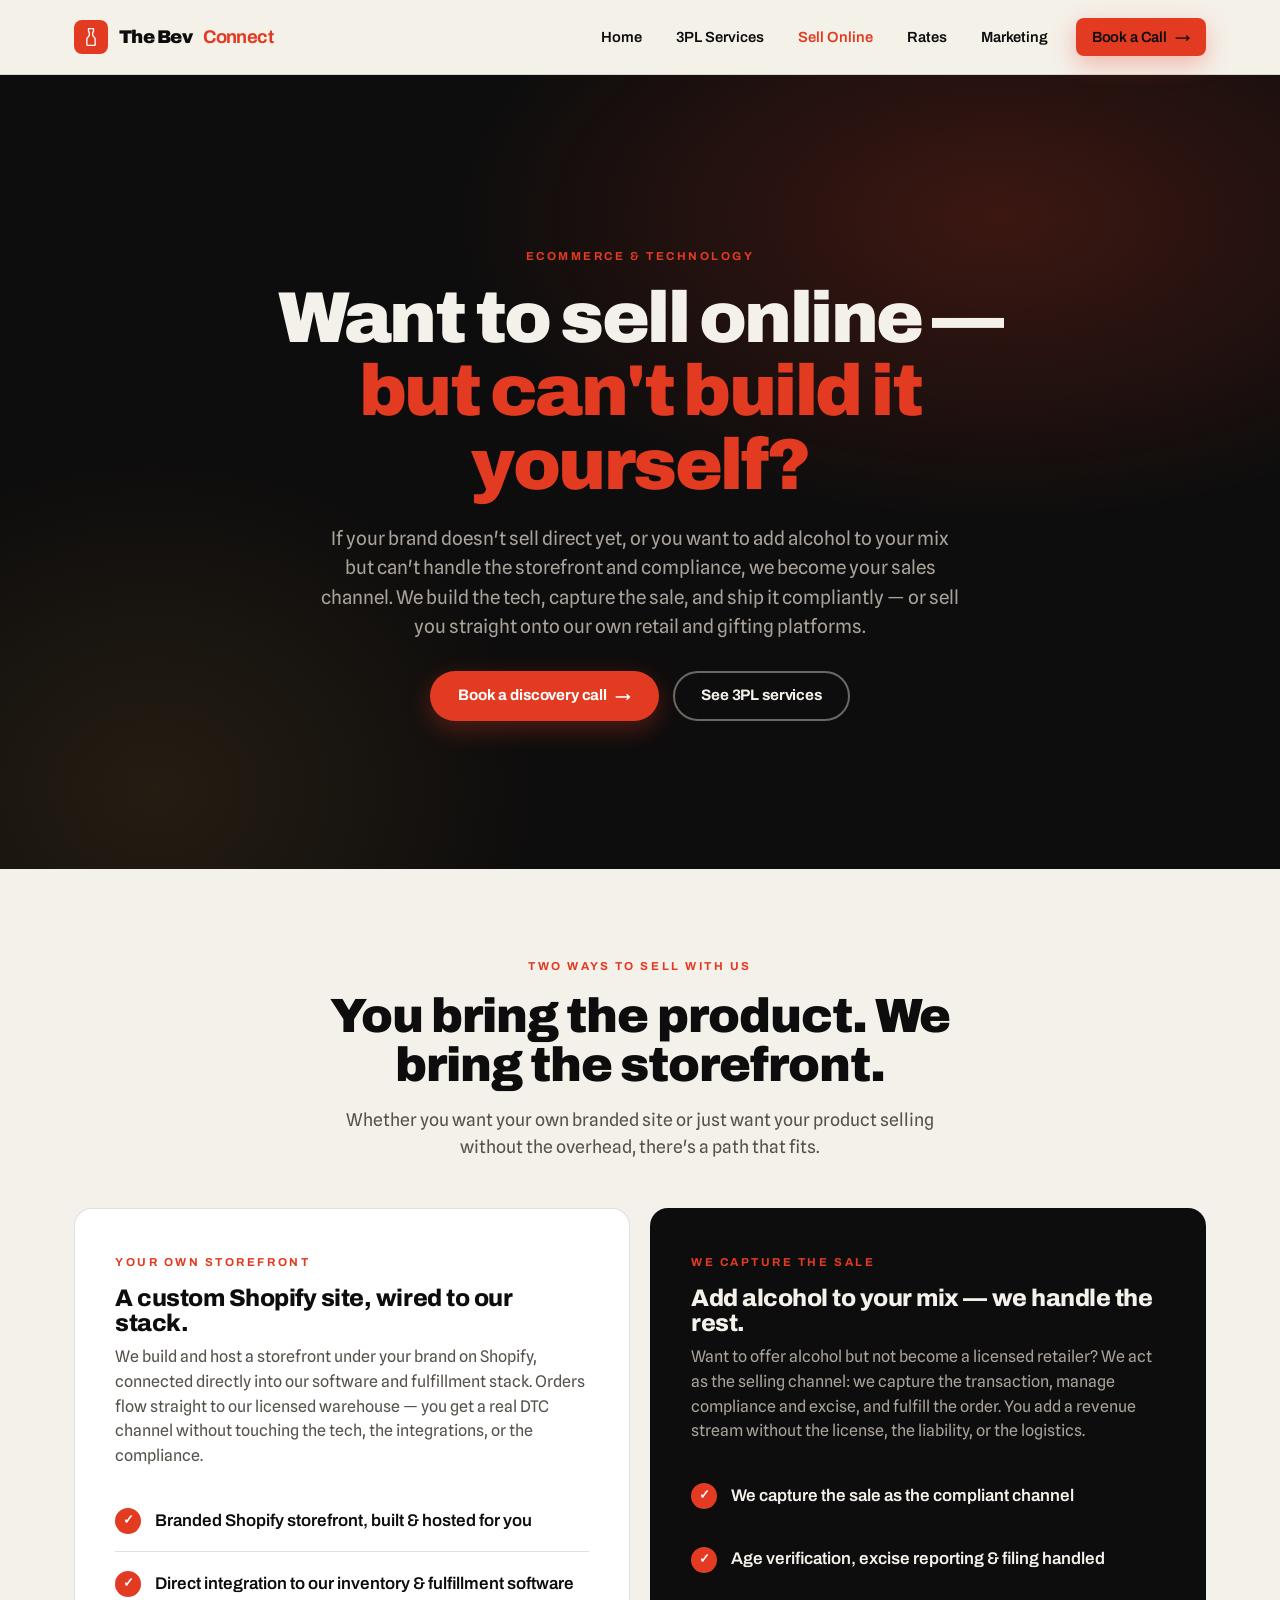
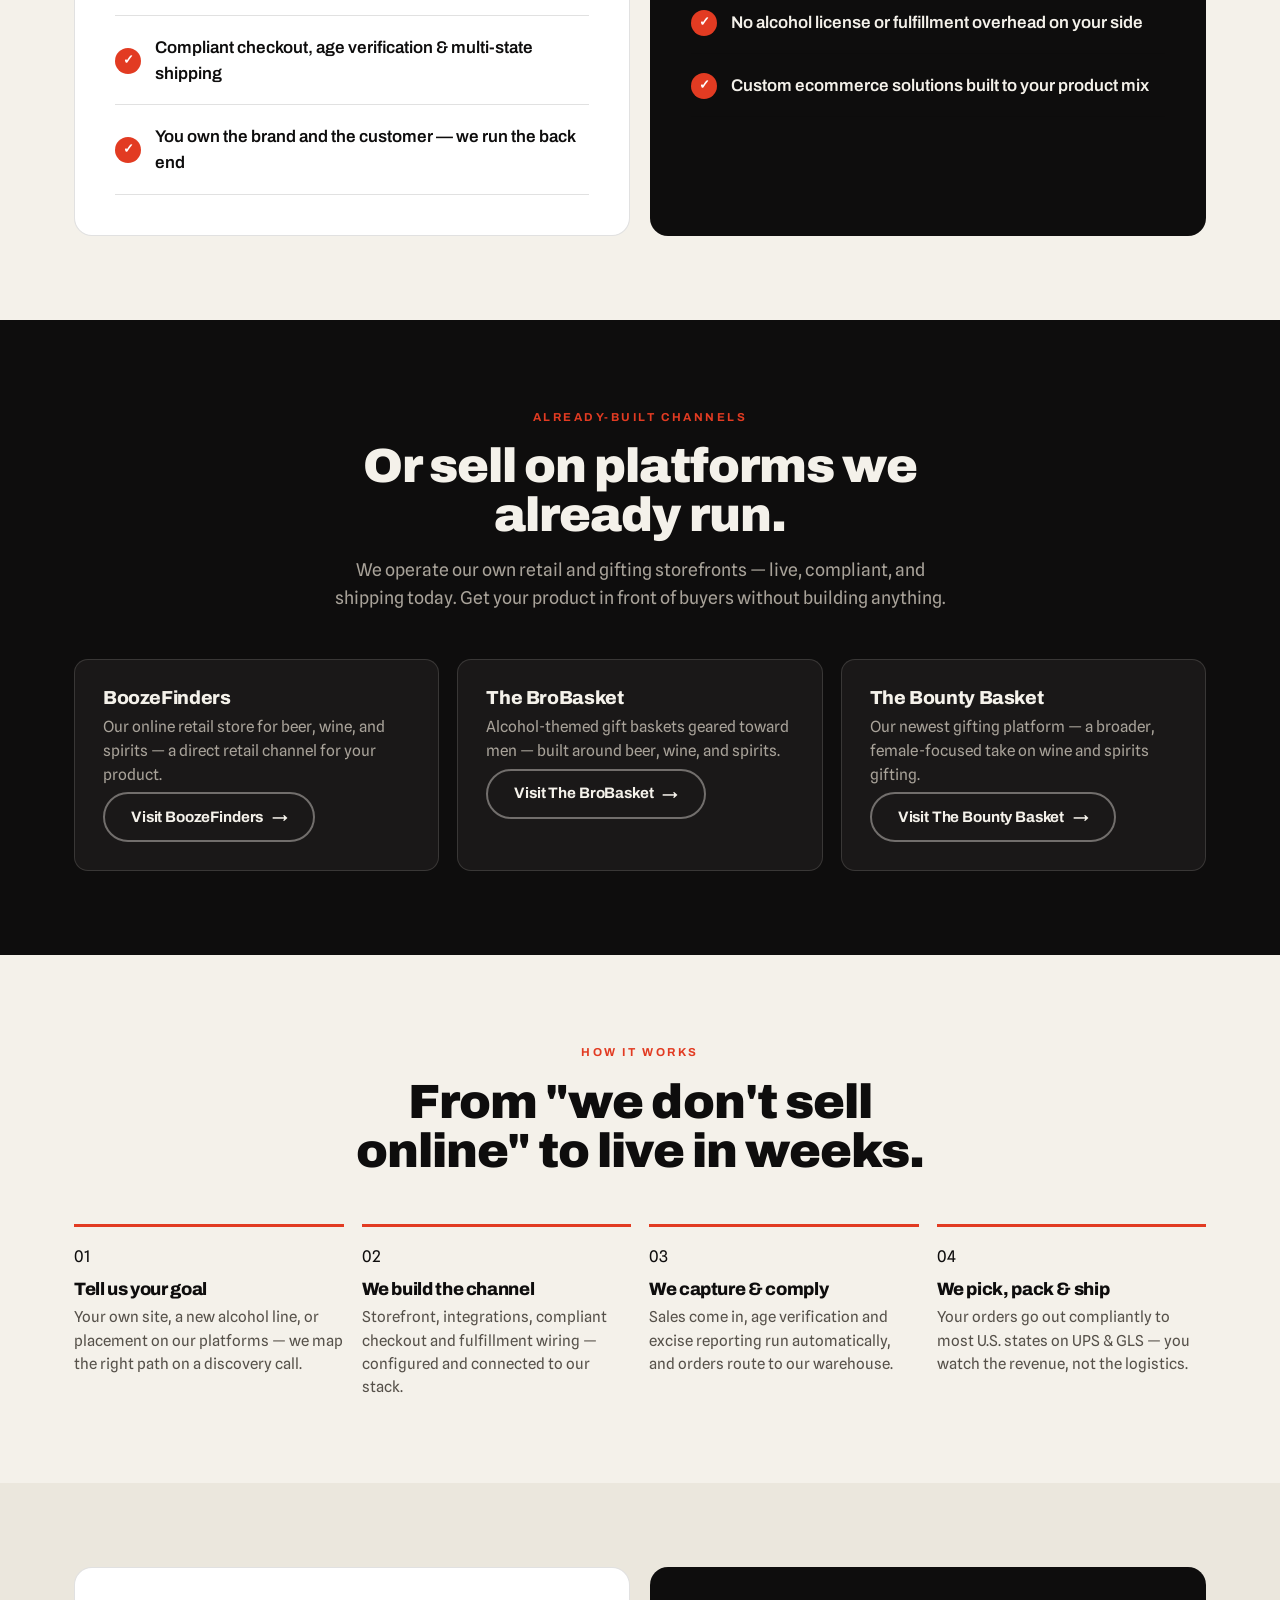
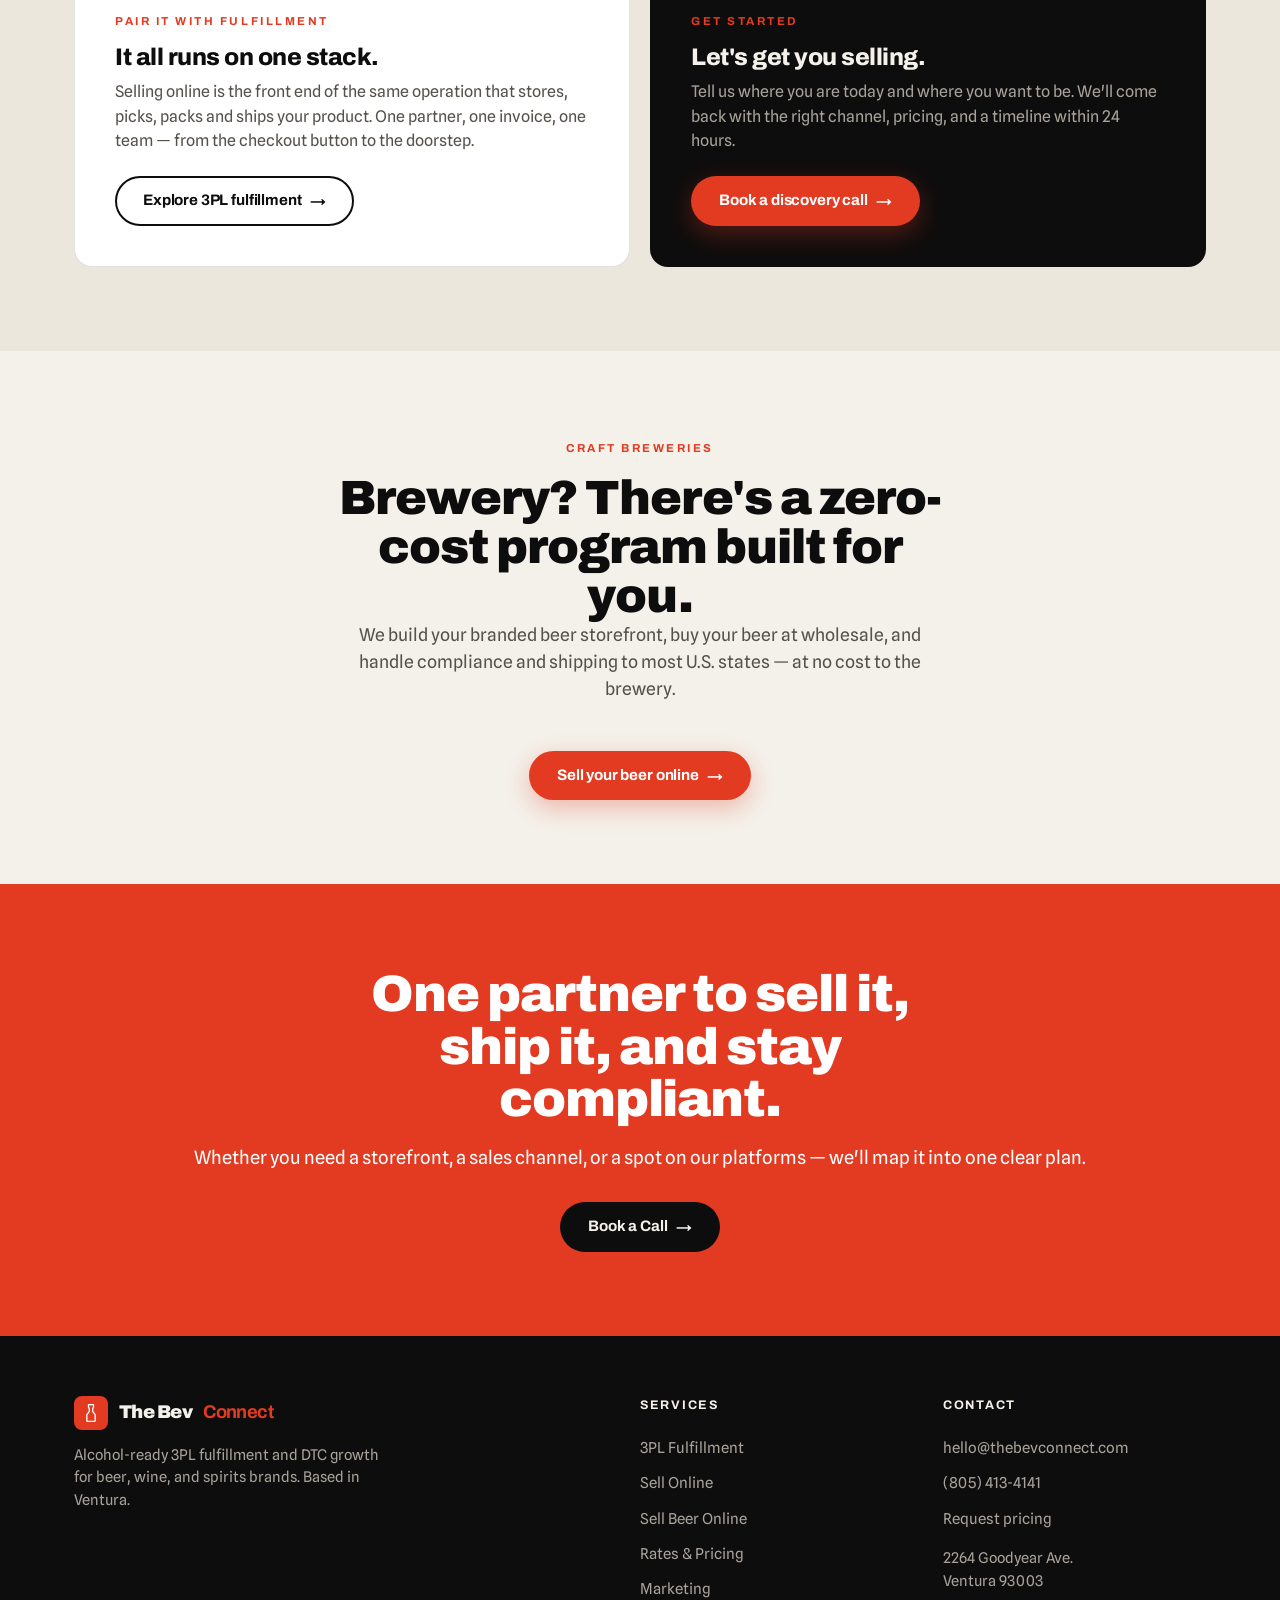
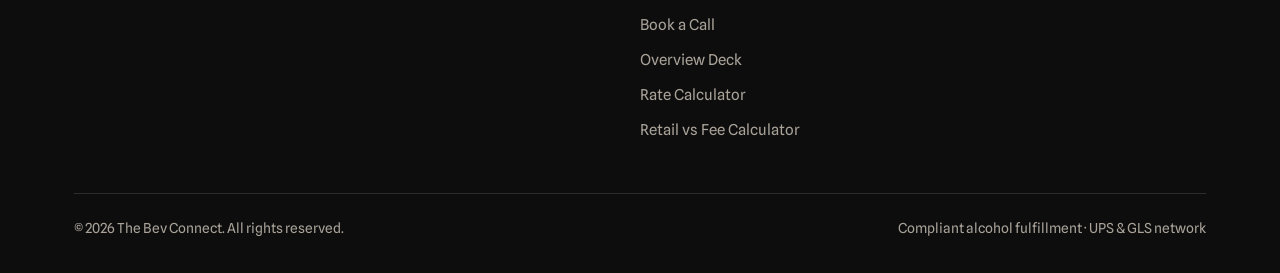
<file: commerce.html>
<!DOCTYPE html>
<html lang="en">
<head>
<meta charset="UTF-8">
<meta name="viewport" content="width=device-width,initial-scale=1">
<title>Sell Online with The Bev Connect &mdash; Ecommerce &amp; Technology for Alcohol Brands</title>
<meta name="description" content="Don't sell online yet, or want to add alcohol to your product mix? We build your storefront, capture the sale, and handle compliance &mdash; or sell you straight onto our own retail and gifting platforms.">
<meta property="og:title" content="Sell Online with The Bev Connect &mdash; Ecommerce &amp; Technology for Alcohol Brands">
<meta property="og:description" content="Don't sell online yet, or want to add alcohol to your product mix? We build your storefront, capture the sale, and handle compliance &mdash; or sell you straight onto our own retail and gifting platforms.">
<meta property="og:type" content="website">
<link rel="icon" type="image/svg+xml" href="assets/favicon.svg">
<link rel="icon" type="image/png" sizes="32x32" href="assets/favicon-32.png">
<link rel="apple-touch-icon" href="assets/apple-touch-icon.png">
<link rel="stylesheet" href="assets/style.css">
</head>
<body>
<header class="site-head">
  <div class="wrap">
    <a class="brand" href="index.html"><span class="mark"><svg viewBox="0 0 24 24" fill="none"><path d="M9 2h6v3l-1 2v3l3 4v7a1 1 0 0 1-1 1H8a1 1 0 0 1-1-1v-7l3-4V7L9 5V2Z" stroke="#fff" stroke-width="1.6" stroke-linejoin="round"/></svg></span>The Bev<b>Connect</b></a>
    <button class="burger" aria-label="Menu"><span></span><span></span><span></span></button>
    <nav class="nav">
      <a href="index.html">Home</a>
      <a href="fulfillment.html">3PL Services</a>
      <a href="commerce.html" class="active">Sell Online</a>
      <a href="rate-sheet.html">Rates</a>
      <a href="marketing.html">Marketing</a>
      <a href="book-a-call.html" class="btn btn-red nav-cta">Book a Call <span class="arr">&#8594;</span></a>
    </nav>
  </div>
</header>

<section class="hero">
  <div class="wrap" style="grid-template-columns:1fr;text-align:center;padding-bottom:64px">
    <div style="max-width:780px;margin:0 auto">
      <span class="eyebrow">Ecommerce &amp; Technology</span>
      <h1 style="margin-top:14px">Want to sell online &mdash; <span class="hl">but can't build it yourself?</span></h1>
      <p class="sub" style="margin:22px auto 30px;max-width:58ch">If your brand doesn't sell direct yet, or you want to add alcohol to your mix but can't handle the storefront and compliance, we become your sales channel. We build the tech, capture the sale, and ship it compliantly &mdash; or sell you straight onto our own retail and gifting platforms.</p>
      <div class="cta-row" style="justify-content:center"><a href="book-a-call.html" class="btn btn-red">Book a discovery call <span class="arr">&#8594;</span></a><a href="fulfillment.html" class="btn btn-ghost-light">See 3PL services</a></div>
    </div>
  </div>
</section>

<section>
  <div class="wrap">
    <div class="sec-head center reveal"><span class="eyebrow">Two ways to sell with us</span><h2>You bring the product. We bring the storefront.</h2><p>Whether you want your own branded site or just want your product selling without the overhead, there's a path that fits.</p></div>
    <div class="split" style="align-items:stretch;margin-top:8px">
      <div class="split-card light reveal">
        <span class="eyebrow">Your own storefront</span>
        <h3 style="margin-top:12px">A custom Shopify site, wired to our stack.</h3>
        <p>We build and host a storefront under your brand on Shopify, connected directly into our software and fulfillment stack. Orders flow straight to our licensed warehouse &mdash; you get a real DTC channel without touching the tech, the integrations, or the compliance.</p>
        <ul class="svc-list" style="grid-template-columns:1fr;margin-top:8px">
          <li><span class="ck">&#10003;</span>Branded Shopify storefront, built &amp; hosted for you</li>
          <li><span class="ck">&#10003;</span>Direct integration to our inventory &amp; fulfillment software</li>
          <li><span class="ck">&#10003;</span>Compliant checkout, age verification &amp; multi-state shipping</li>
          <li><span class="ck">&#10003;</span>You own the brand and the customer &mdash; we run the back end</li>
        </ul>
      </div>
      <div class="split-card dark reveal">
        <span class="eyebrow">We capture the sale</span>
        <h3 style="margin-top:12px">Add alcohol to your mix &mdash; we handle the rest.</h3>
        <p>Want to offer alcohol but not become a licensed retailer? We act as the selling channel: we capture the transaction, manage compliance and excise, and fulfill the order. You add a revenue stream without the license, the liability, or the logistics.</p>
        <ul class="svc-list" style="grid-template-columns:1fr;margin-top:8px">
          <li><span class="ck">&#10003;</span>We capture the sale as the compliant channel</li>
          <li><span class="ck">&#10003;</span>Age verification, excise reporting &amp; filing handled</li>
          <li><span class="ck">&#10003;</span>No alcohol license or fulfillment overhead on your side</li>
          <li><span class="ck">&#10003;</span>Custom ecommerce solutions built to your product mix</li>
        </ul>
      </div>
    </div>
  </div>
</section>

<section class="bg-ink">
  <div class="wrap">
    <div class="sec-head center reveal"><span class="eyebrow">Already-built channels</span><h2 style="color:var(--paper)">Or sell on platforms we already run.</h2><p style="color:var(--muted-dark)">We operate our own retail and gifting storefronts &mdash; live, compliant, and shipping today. Get your product in front of buyers without building anything.</p></div>
    <div class="feat-grid reveal" style="margin-top:8px">
      <div class="feat" style="background:var(--ink-2);border-color:var(--line-dark)">
        <h3 style="color:var(--paper)">BoozeFinders</h3>
        <p style="color:var(--muted-dark)">Our online retail store for beer, wine, and spirits &mdash; a direct retail channel for your product.</p>
        <a href="https://boozefinders.com" target="_blank" rel="noopener" class="btn btn-ghost-light" style="margin-top:6px">Visit BoozeFinders <span class="arr">&#8594;</span></a>
      </div>
      <div class="feat" style="background:var(--ink-2);border-color:var(--line-dark)">
        <h3 style="color:var(--paper)">The BroBasket</h3>
        <p style="color:var(--muted-dark)">Alcohol-themed gift baskets geared toward men &mdash; built around beer, wine, and spirits.</p>
        <a href="https://thebrobasket.com" target="_blank" rel="noopener" class="btn btn-ghost-light" style="margin-top:6px">Visit The BroBasket <span class="arr">&#8594;</span></a>
      </div>
      <div class="feat" style="background:var(--ink-2);border-color:var(--line-dark)">
        <h3 style="color:var(--paper)">The Bounty Basket</h3>
        <p style="color:var(--muted-dark)">Our newest gifting platform &mdash; a broader, female-focused take on wine and spirits gifting.</p>
        <a href="https://thebountybasket.co" target="_blank" rel="noopener" class="btn btn-ghost-light" style="margin-top:6px">Visit The Bounty Basket <span class="arr">&#8594;</span></a>
      </div>
    </div>
  </div>
</section>

<section>
  <div class="wrap">
    <div class="sec-head center reveal"><span class="eyebrow">How it works</span><h2>From "we don't sell online" to live in weeks.</h2></div>
    <div class="steps reveal">
      <div class="step"><div class="n">01</div><h3>Tell us your goal</h3><p>Your own site, a new alcohol line, or placement on our platforms &mdash; we map the right path on a discovery call.</p></div>
      <div class="step"><div class="n">02</div><h3>We build the channel</h3><p>Storefront, integrations, compliant checkout and fulfillment wiring &mdash; configured and connected to our stack.</p></div>
      <div class="step"><div class="n">03</div><h3>We capture &amp; comply</h3><p>Sales come in, age verification and excise reporting run automatically, and orders route to our warehouse.</p></div>
      <div class="step"><div class="n">04</div><h3>We pick, pack &amp; ship</h3><p>Your orders go out compliantly to most U.S. states on UPS &amp; GLS &mdash; you watch the revenue, not the logistics.</p></div>
    </div>
  </div>
</section>

<section class="bg-paper2">
  <div class="wrap">
    <div class="split">
      <div class="split-card light reveal"><span class="eyebrow">Pair it with fulfillment</span><h3 style="margin-top:12px">It all runs on one stack.</h3><p>Selling online is the front end of the same operation that stores, picks, packs and ships your product. One partner, one invoice, one team &mdash; from the checkout button to the doorstep.</p><a href="fulfillment.html" class="btn btn-ghost">Explore 3PL fulfillment <span class="arr">&#8594;</span></a></div>
      <div class="split-card dark reveal"><span class="eyebrow">Get started</span><h3 style="margin-top:12px">Let's get you selling.</h3><p>Tell us where you are today and where you want to be. We'll come back with the right channel, pricing, and a timeline within 24 hours.</p><a href="book-a-call.html" class="btn btn-red">Book a discovery call <span class="arr">&#8594;</span></a></div>
    </div>
  </div>
</section>

<section>
  <div class="wrap">
    <div class="sec-head center reveal"><span class="eyebrow">Craft breweries</span><h2>Brewery? There's a zero-cost program built for you.</h2><p style="max-width:60ch;margin:0 auto">We build your branded beer storefront, buy your beer at wholesale, and handle compliance and shipping to most U.S. states &mdash; at no cost to the brewery.</p></div>
    <div style="text-align:center;margin-top:26px" class="reveal"><a href="sell-beer-online.html" class="btn btn-red">Sell your beer online <span class="arr">&#8594;</span></a></div>
  </div>
</section>

<section class="cta-band"><div class="wrap"><h2 class="reveal">One partner to sell it, ship it, and stay compliant.</h2><p class="reveal">Whether you need a storefront, a sales channel, or a spot on our platforms &mdash; we'll map it into one clear plan.</p><div class="reveal"><a href="book-a-call.html" class="btn btn-ink">Book a Call <span class="arr">&#8594;</span></a></div></div></section>

<footer class="site-foot">
  <div class="wrap">
    <div class="foot-grid">
      <div>
        <a class="brand" href="index.html"><span class="mark"><svg viewBox="0 0 24 24" fill="none"><path d="M9 2h6v3l-1 2v3l3 4v7a1 1 0 0 1-1 1H8a1 1 0 0 1-1-1v-7l3-4V7L9 5V2Z" stroke="#fff" stroke-width="1.6" stroke-linejoin="round"/></svg></span>The Bev<b>Connect</b></a>
        <p>Alcohol-ready 3PL fulfillment and DTC growth for beer, wine, and spirits brands. Based in Ventura.</p>
      </div>
      <div class="foot-col"><h5>Services</h5><a href="fulfillment.html">3PL Fulfillment</a><a href="commerce.html">Sell Online</a><a href="sell-beer-online.html">Sell Beer Online</a><a href="rate-sheet.html">Rates &amp; Pricing</a><a href="marketing.html">Marketing</a><a href="book-a-call.html">Book a Call</a><a href="overview-deck.html">Overview Deck</a><a href="rate-calculator.html">Rate Calculator</a><a href="model-calculator.html">Retail vs Fee Calculator</a></div>
      <div class="foot-col"><h5>Contact</h5><a href="mailto:hello@thebevconnect.com">hello@thebevconnect.com</a><a href="tel:+18054134141">(805) 413-4141</a><a href="book-a-call.html">Request pricing</a><p style="margin-top:10px">2264 Goodyear Ave.<br>Ventura 93003</p></div>
    </div>
    <div class="foot-base"><span>&copy; 2026 The Bev Connect. All rights reserved.</span><span>Compliant alcohol fulfillment &middot; UPS &amp; GLS network</span></div>
  </div>
</footer>
<script src="assets/main.js"></script>
</body>
</html>
</file>
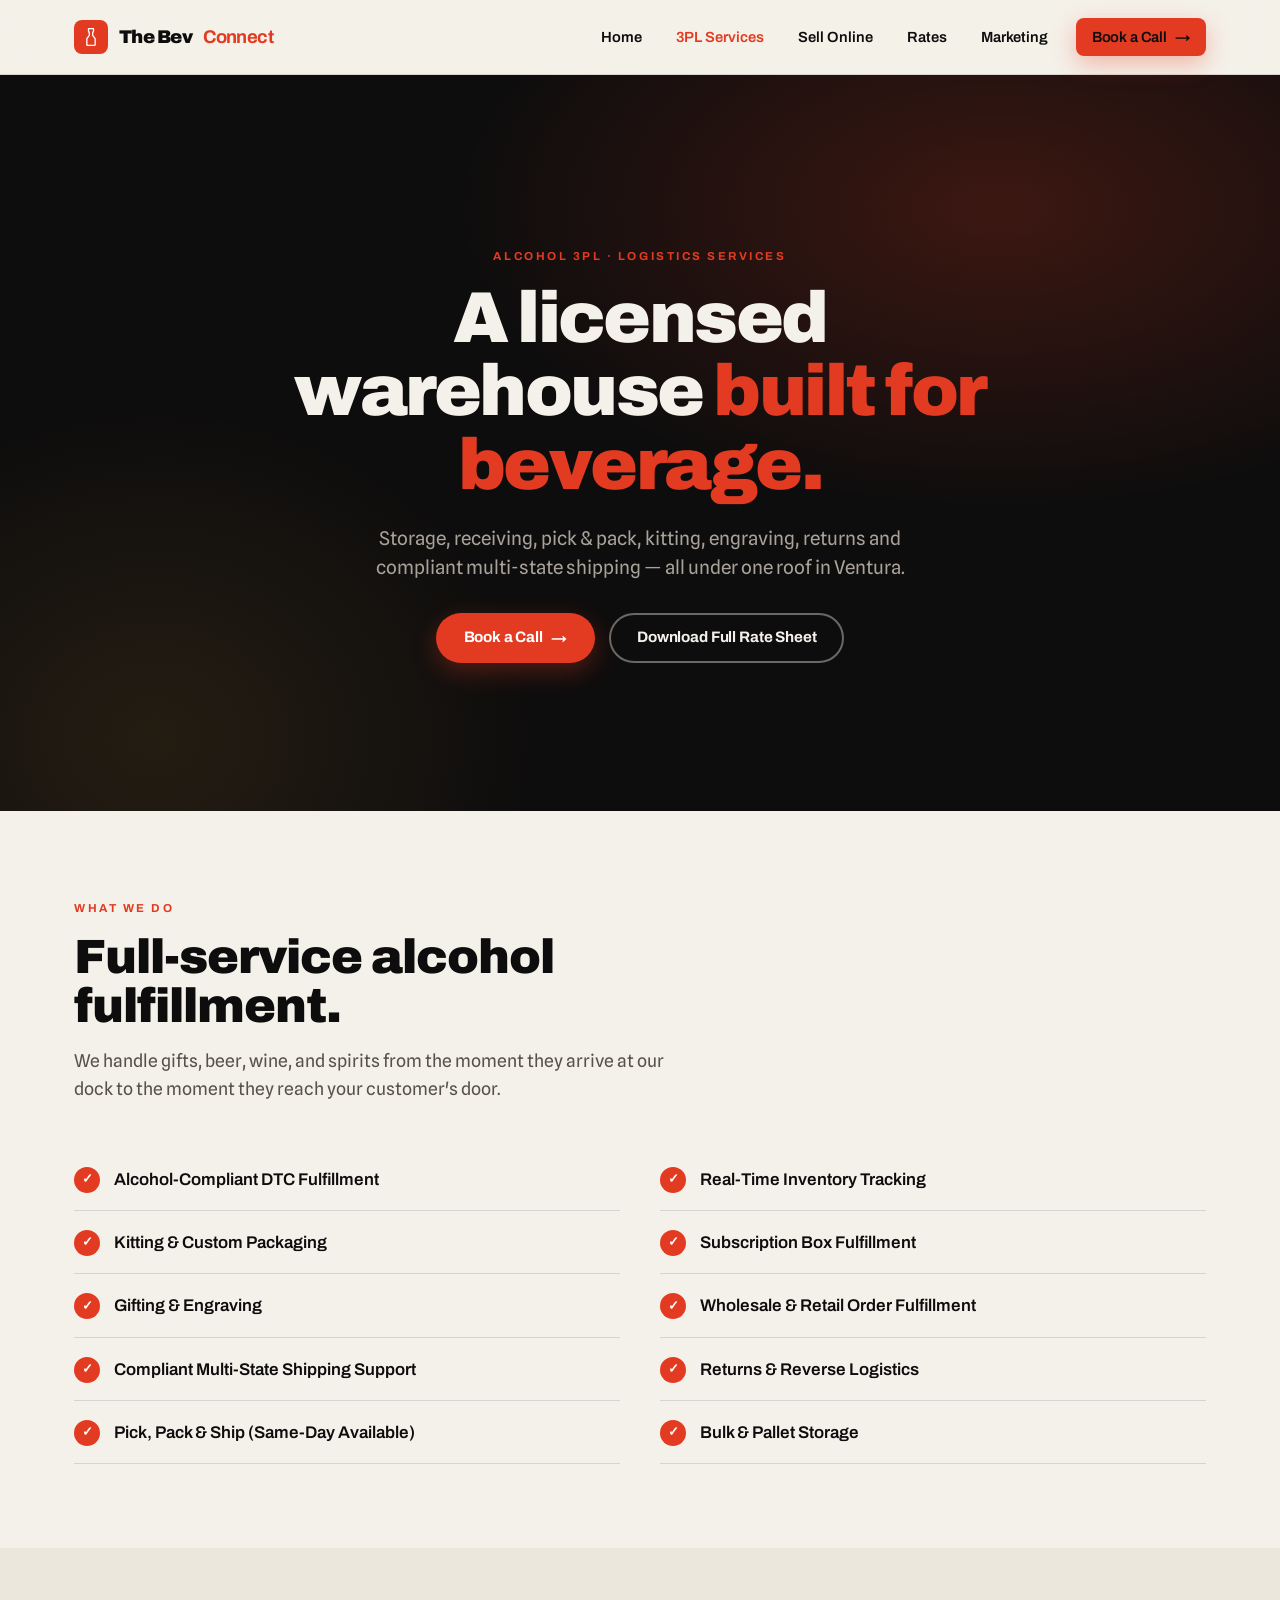
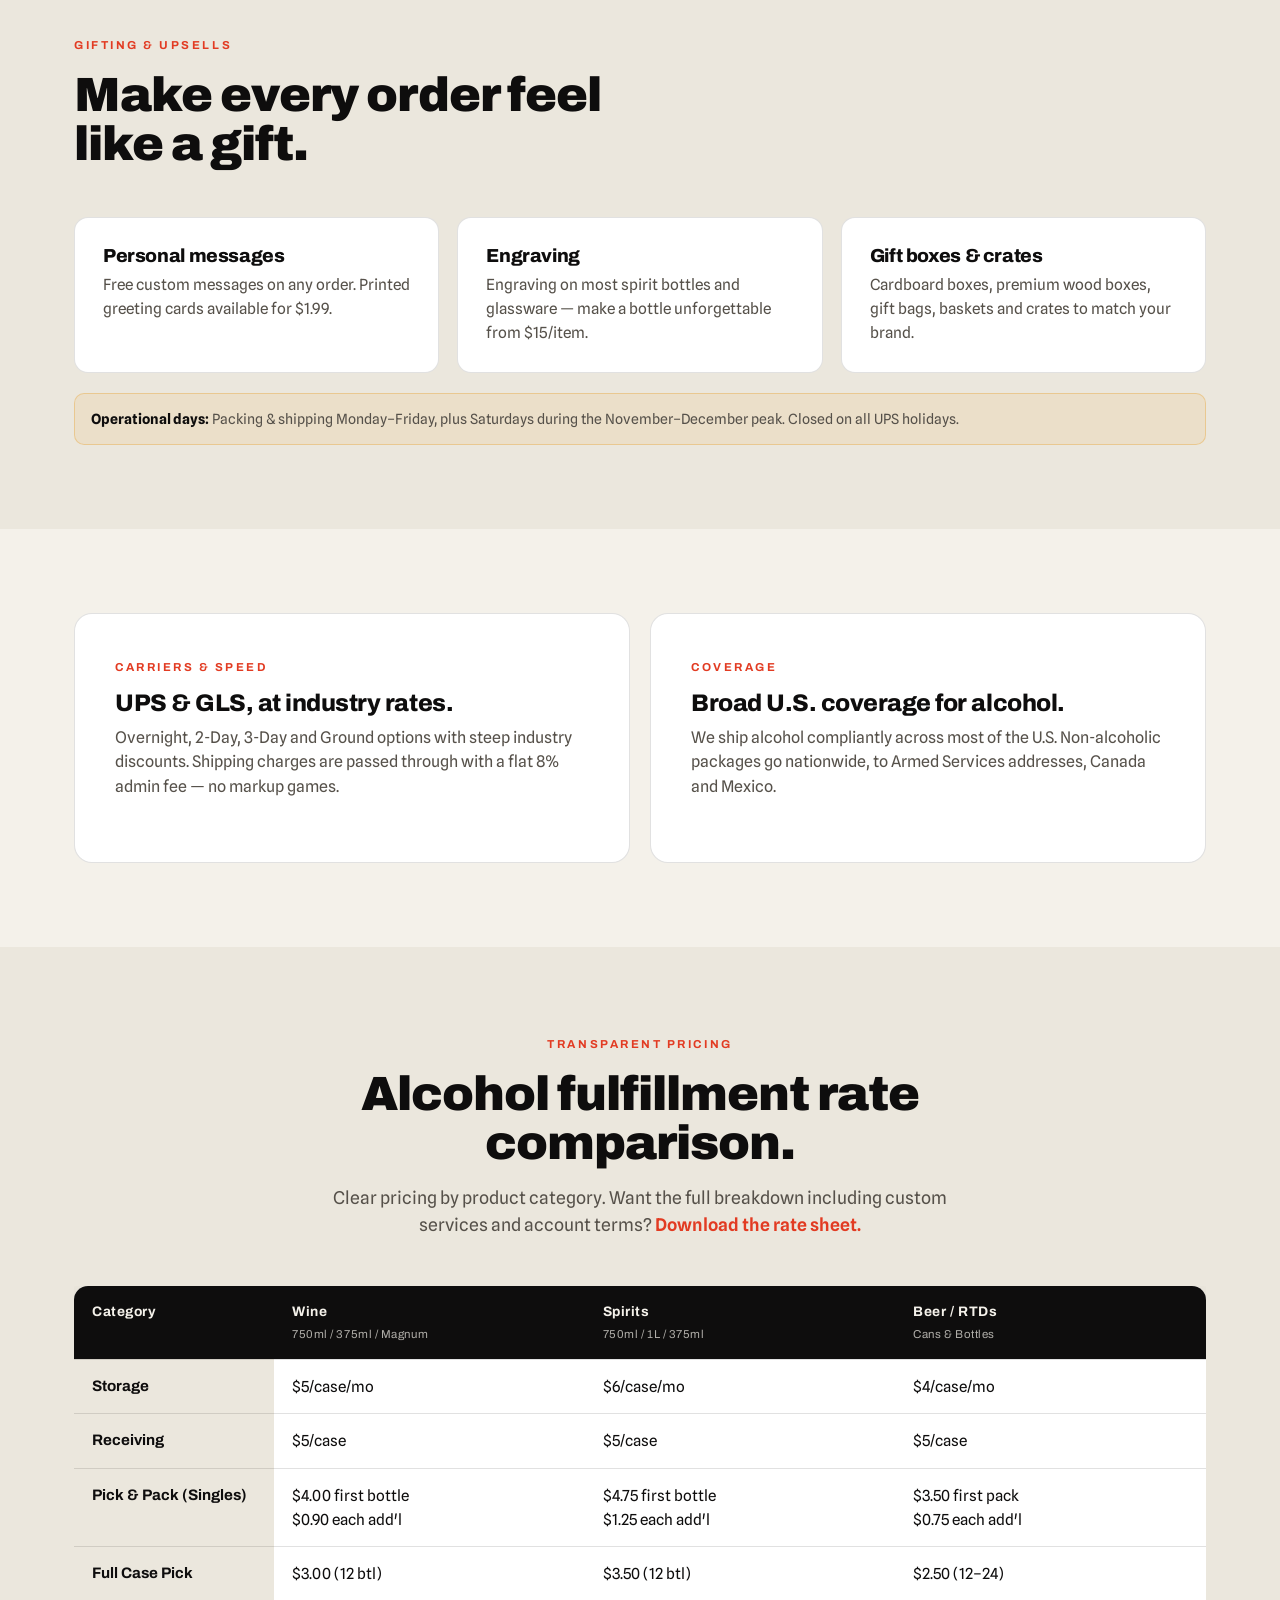
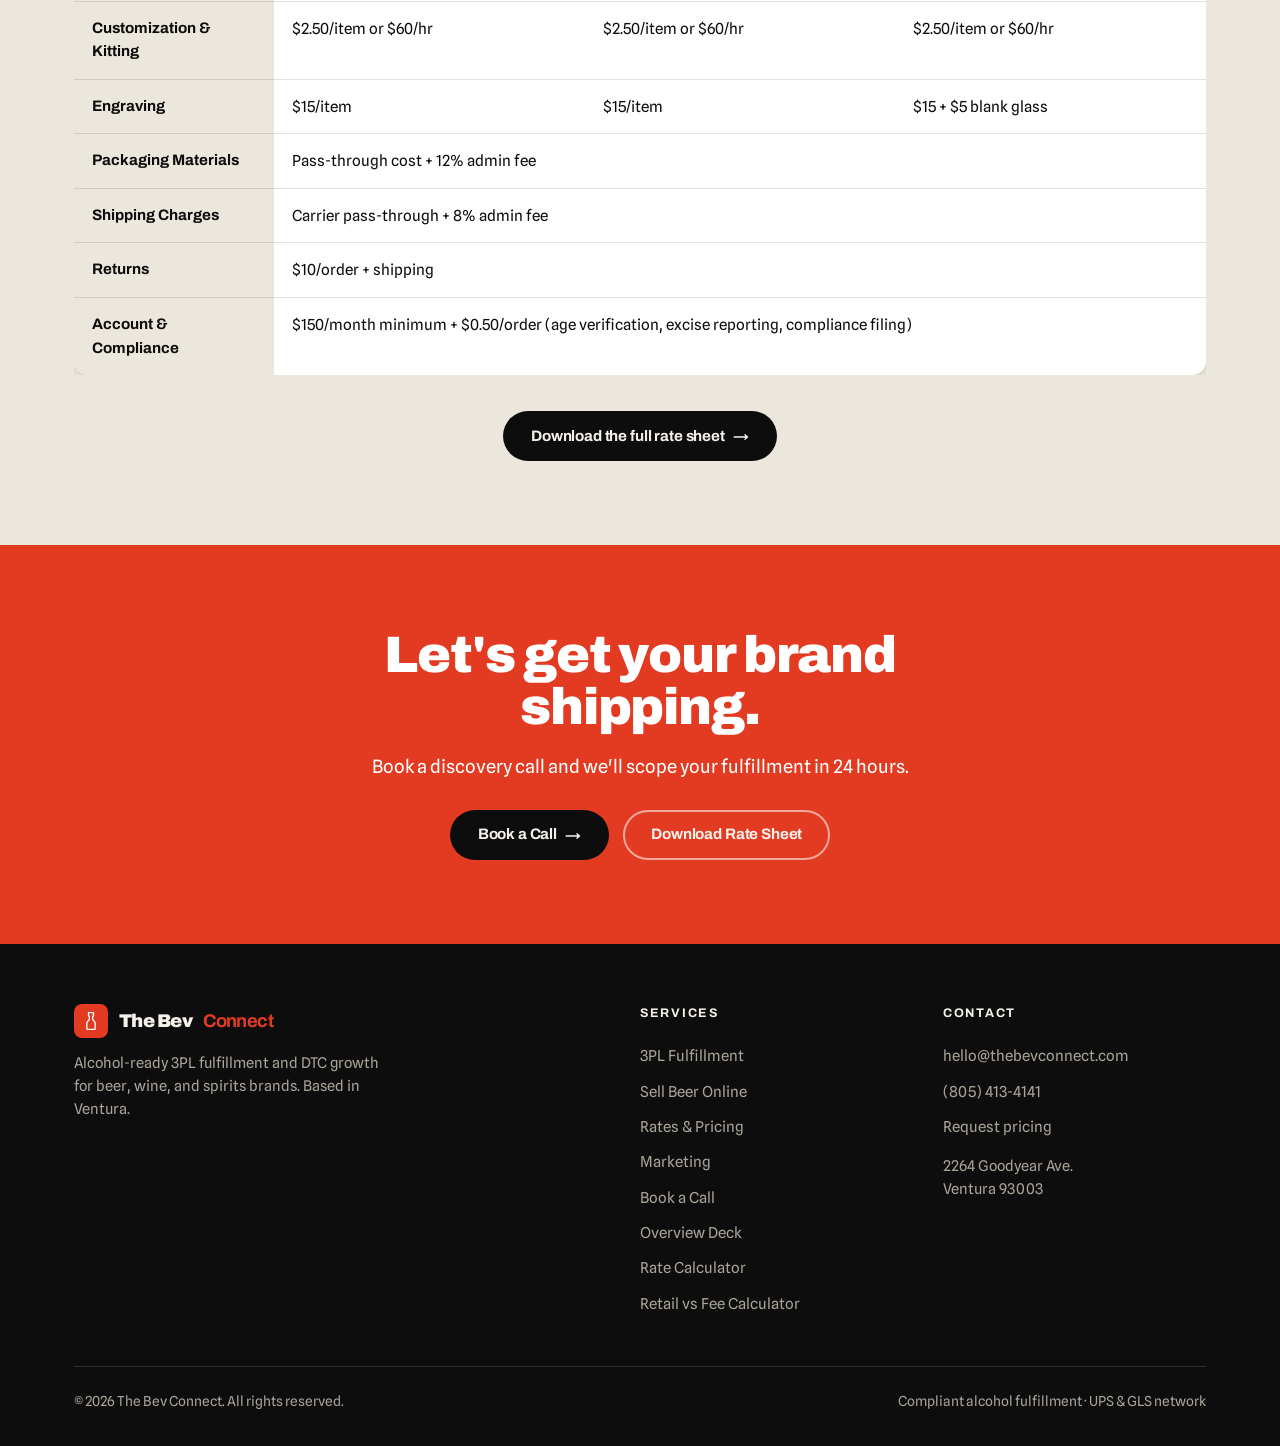
<file: fulfillment.html>
<!DOCTYPE html>
<html lang="en">
<head>
<meta charset="UTF-8">
<meta name="viewport" content="width=device-width,initial-scale=1">
<title>Alcohol 3PL &amp; Fulfillment Services &mdash; The Bev Connect</title>
<meta name="description" content="Full alcohol 3PL capabilities: storage, receiving, pick &amp; pack, kitting, engraving, returns and compliant multi-state shipping for beer, wine, and spirits.">
<meta property="og:title" content="Alcohol 3PL &amp; Fulfillment Services &mdash; The Bev Connect">
<meta property="og:description" content="Full alcohol 3PL capabilities: storage, receiving, pick &amp; pack, kitting, engraving, returns and compliant multi-state shipping for beer, wine, and spirits.">
<meta property="og:type" content="website">
<link rel="icon" type="image/svg+xml" href="assets/favicon.svg">
<link rel="icon" type="image/png" sizes="32x32" href="assets/favicon-32.png">
<link rel="apple-touch-icon" href="assets/apple-touch-icon.png">
<link rel="stylesheet" href="assets/style.css">
</head>
<body>
<header class="site-head">
  <div class="wrap">
    <a class="brand" href="index.html"><span class="mark"><svg viewBox="0 0 24 24" fill="none"><path d="M9 2h6v3l-1 2v3l3 4v7a1 1 0 0 1-1 1H8a1 1 0 0 1-1-1v-7l3-4V7L9 5V2Z" stroke="#fff" stroke-width="1.6" stroke-linejoin="round"/></svg></span>The Bev<b>Connect</b></a>
    <button class="burger" aria-label="Menu"><span></span><span></span><span></span></button>
    <nav class="nav">
      <a href="index.html">Home</a>
      <a href="fulfillment.html" class="active">3PL Services</a>
      <a href="commerce.html">Sell Online</a>
      <a href="rate-sheet.html">Rates</a>
      <a href="marketing.html">Marketing</a>
      <a href="book-a-call.html" class="btn btn-red nav-cta">Book a Call <span class="arr">&#8594;</span></a>
    </nav>
  </div>
</header>

<section class="hero">
  <div class="wrap" style="grid-template-columns:1fr;text-align:center;padding-bottom:64px">
    <div style="max-width:760px;margin:0 auto">
      <span class="eyebrow">Alcohol 3PL &middot; Logistics Services</span>
      <h1 style="margin-top:14px">A licensed warehouse <span class="hl">built for beverage.</span></h1>
      <p class="sub" style="margin:22px auto 30px;max-width:52ch">Storage, receiving, pick &amp; pack, kitting, engraving, returns and compliant multi-state shipping &mdash; all under one roof in Ventura.</p>
      <div class="cta-row" style="justify-content:center"><a href="book-a-call.html" class="btn btn-red">Book a Call <span class="arr">&#8594;</span></a><a href="rate-sheet.html" class="btn btn-ghost-light">Download Full Rate Sheet</a></div>
    </div>
  </div>
</section>

<section>
  <div class="wrap">
    <div class="sec-head reveal"><span class="eyebrow">What we do</span><h2>Full-service alcohol fulfillment.</h2><p>We handle gifts, beer, wine, and spirits from the moment they arrive at our dock to the moment they reach your customer's door.</p></div>
    <ul class="svc-list reveal">
      <li><span class="ck">&#10003;</span>Alcohol-Compliant DTC Fulfillment</li>
      <li><span class="ck">&#10003;</span>Real-Time Inventory Tracking</li>
      <li><span class="ck">&#10003;</span>Kitting &amp; Custom Packaging</li>
      <li><span class="ck">&#10003;</span>Subscription Box Fulfillment</li>
      <li><span class="ck">&#10003;</span>Gifting &amp; Engraving</li>
      <li><span class="ck">&#10003;</span>Wholesale &amp; Retail Order Fulfillment</li>
      <li><span class="ck">&#10003;</span>Compliant Multi-State Shipping Support</li>
      <li><span class="ck">&#10003;</span>Returns &amp; Reverse Logistics</li>
      <li><span class="ck">&#10003;</span>Pick, Pack &amp; Ship (Same-Day Available)</li>
      <li><span class="ck">&#10003;</span>Bulk &amp; Pallet Storage</li>
    </ul>
  </div>
</section>

<section class="bg-paper2">
  <div class="wrap">
    <div class="sec-head reveal"><span class="eyebrow">Gifting &amp; upsells</span><h2>Make every order feel like a gift.</h2></div>
    <div class="feat-grid">
      <div class="feat reveal"><h3>Personal messages</h3><p>Free custom messages on any order. Printed greeting cards available for $1.99.</p></div>
      <div class="feat reveal"><h3>Engraving</h3><p>Engraving on most spirit bottles and glassware &mdash; make a bottle unforgettable from $15/item.</p></div>
      <div class="feat reveal"><h3>Gift boxes &amp; crates</h3><p>Cardboard boxes, premium wood boxes, gift bags, baskets and crates to match your brand.</p></div>
    </div>
    <div class="note-box reveal"><b>Operational days:</b> Packing &amp; shipping Monday&ndash;Friday, plus Saturdays during the November&ndash;December peak. Closed on all UPS holidays.</div>
  </div>
</section>

<section>
  <div class="wrap">
    <div class="split">
      <div class="split-card light reveal"><span class="eyebrow">Carriers &amp; speed</span><h3 style="margin-top:12px">UPS &amp; GLS, at industry rates.</h3><p>Overnight, 2-Day, 3-Day and Ground options with steep industry discounts. Shipping charges are passed through with a flat 8% admin fee &mdash; no markup games.</p></div>
      <div class="split-card light reveal"><span class="eyebrow">Coverage</span><h3 style="margin-top:12px">Broad U.S. coverage for alcohol.</h3><p>We ship alcohol compliantly across most of the U.S. Non-alcoholic packages go nationwide, to Armed Services addresses, Canada and Mexico.</p></div>
    </div>
  </div>
</section>

<section class="bg-paper2" id="rates">
  <div class="wrap">
    <div class="sec-head center reveal"><span class="eyebrow">Transparent pricing</span><h2>Alcohol fulfillment rate comparison.</h2><p>Clear pricing by product category. Want the full breakdown including custom services and account terms? <a href="rate-sheet.html" style="color:var(--red);font-weight:600">Download the rate sheet.</a></p></div>
    <div class="rate-wrap reveal">
      <table class="rate-table">
        <thead><tr><th>Category</th><th>Wine<br><small>750ml / 375ml / Magnum</small></th><th>Spirits<br><small>750ml / 1L / 375ml</small></th><th>Beer / RTDs<br><small>Cans &amp; Bottles</small></th></tr></thead>
        <tbody>
          <tr><th>Storage</th><td>$5/case/mo</td><td>$6/case/mo</td><td>$4/case/mo</td></tr>
          <tr><th>Receiving</th><td>$5/case</td><td>$5/case</td><td>$5/case</td></tr>
          <tr><th>Pick &amp; Pack (Singles)</th><td>$4.00 first bottle<br>$0.90 each add'l</td><td>$4.75 first bottle<br>$1.25 each add'l</td><td>$3.50 first pack<br>$0.75 each add'l</td></tr>
          <tr><th>Full Case Pick</th><td>$3.00 (12 btl)</td><td>$3.50 (12 btl)</td><td>$2.50 (12&ndash;24)</td></tr>
          <tr><th>Customization &amp; Kitting</th><td>$2.50/item or $60/hr</td><td>$2.50/item or $60/hr</td><td>$2.50/item or $60/hr</td></tr>
          <tr><th>Engraving</th><td>$15/item</td><td>$15/item</td><td>$15 + $5 blank glass</td></tr>
          <tr><th>Packaging Materials</th><td colspan="3">Pass-through cost + 12% admin fee</td></tr>
          <tr><th>Shipping Charges</th><td colspan="3">Carrier pass-through + 8% admin fee</td></tr>
          <tr><th>Returns</th><td colspan="3">$10/order + shipping</td></tr>
          <tr><th>Account &amp; Compliance</th><td colspan="3">$150/month minimum + $0.50/order (age verification, excise reporting, compliance filing)</td></tr>
        </tbody>
      </table>
    </div>
    <div style="text-align:center;margin-top:36px" class="reveal"><a href="rate-sheet.html" class="btn btn-ink">Download the full rate sheet <span class="arr">&#8594;</span></a></div>
  </div>
</section>

<section class="cta-band">
  <div class="wrap"><h2 class="reveal">Let's get your brand shipping.</h2><p class="reveal">Book a discovery call and we'll scope your fulfillment in 24 hours.</p><div class="reveal" style="display:flex;gap:14px;justify-content:center;flex-wrap:wrap"><a href="book-a-call.html" class="btn btn-ink">Book a Call <span class="arr">&#8594;</span></a><a href="rate-sheet.html" class="btn btn-ghost-light">Download Rate Sheet</a></div></div>
</section>

<footer class="site-foot">
  <div class="wrap">
    <div class="foot-grid">
      <div>
        <a class="brand" href="index.html"><span class="mark"><svg viewBox="0 0 24 24" fill="none"><path d="M9 2h6v3l-1 2v3l3 4v7a1 1 0 0 1-1 1H8a1 1 0 0 1-1-1v-7l3-4V7L9 5V2Z" stroke="#fff" stroke-width="1.6" stroke-linejoin="round"/></svg></span>The Bev<b>Connect</b></a>
        <p>Alcohol-ready 3PL fulfillment and DTC growth for beer, wine, and spirits brands. Based in Ventura.</p>
      </div>
      <div class="foot-col"><h5>Services</h5><a href="fulfillment.html">3PL Fulfillment</a><a href="sell-beer-online.html">Sell Beer Online</a><a href="rate-sheet.html">Rates &amp; Pricing</a><a href="marketing.html">Marketing</a><a href="book-a-call.html">Book a Call</a><a href="overview-deck.html">Overview Deck</a><a href="rate-calculator.html">Rate Calculator</a><a href="model-calculator.html">Retail vs Fee Calculator</a></div>
      <div class="foot-col"><h5>Contact</h5><a href="mailto:hello@thebevconnect.com">hello@thebevconnect.com</a><a href="tel:+18054134141">(805) 413-4141</a><a href="book-a-call.html">Request pricing</a><p style="margin-top:10px">2264 Goodyear Ave.<br>Ventura 93003</p></div>
    </div>
    <div class="foot-base"><span>&copy; 2026 The Bev Connect. All rights reserved.</span><span>Compliant alcohol fulfillment &middot; UPS &amp; GLS network</span></div>
  </div>
</footer>
<script src="assets/main.js"></script>
</body>
</html>
</file>
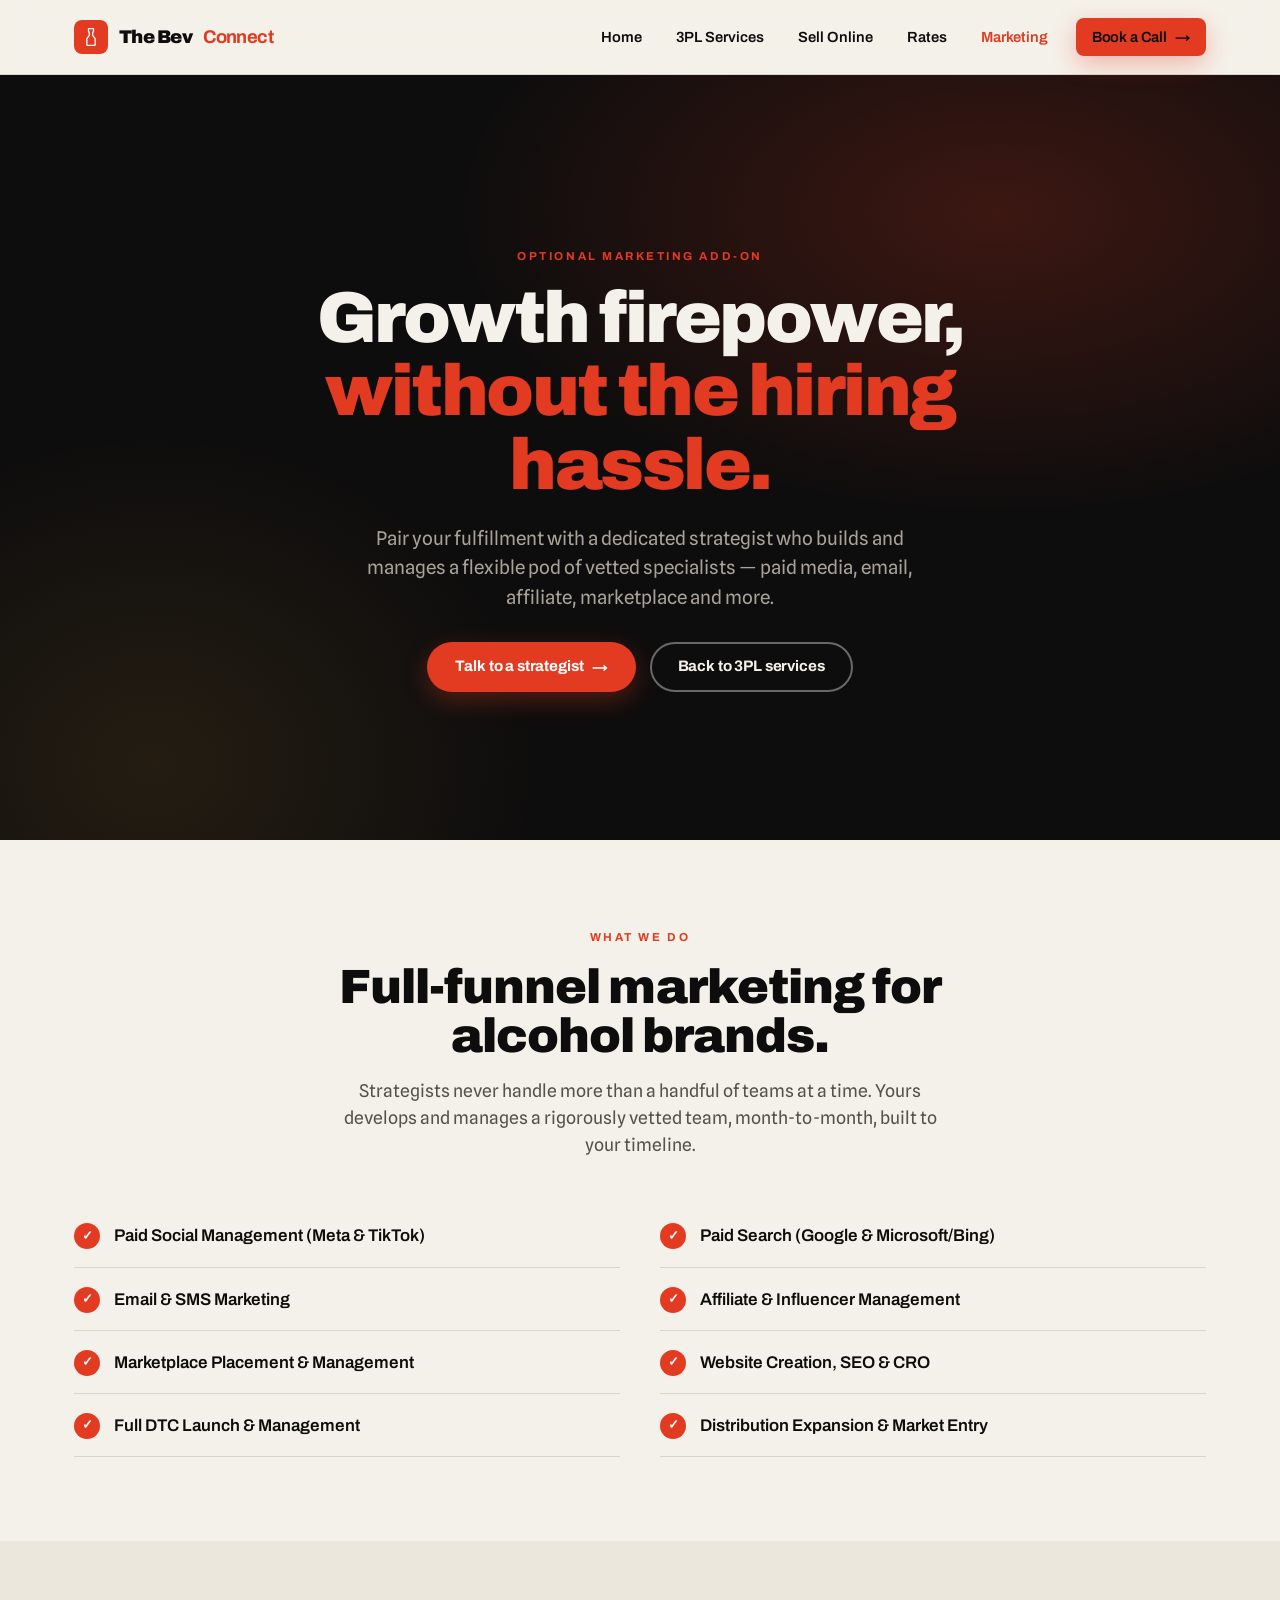
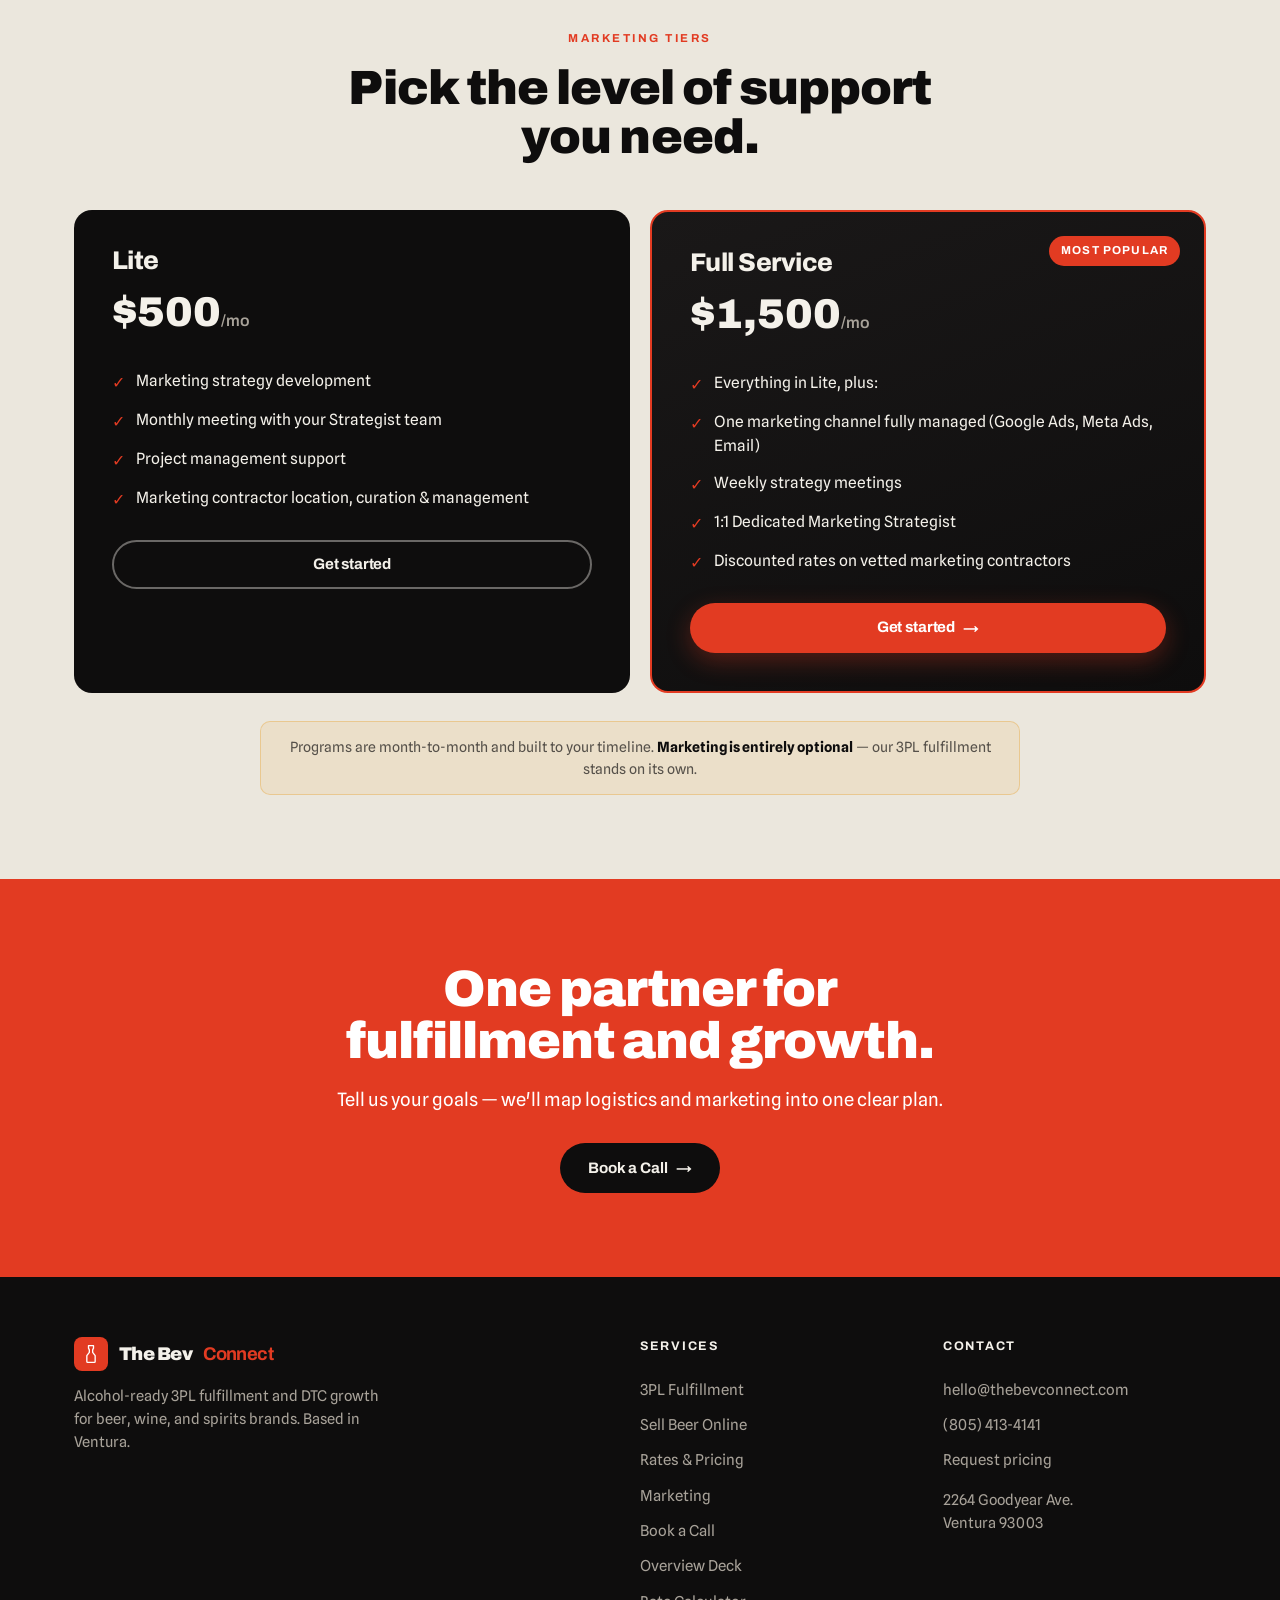
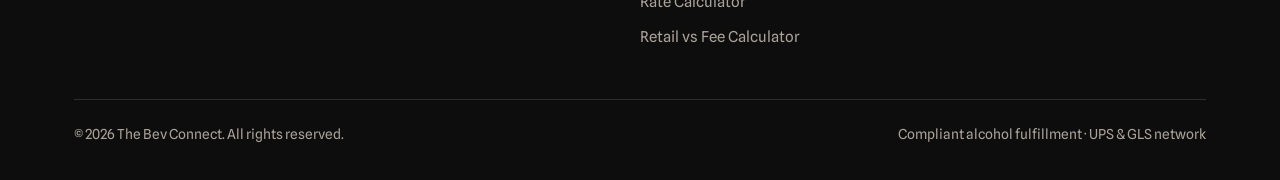
<file: marketing.html>
<!DOCTYPE html>
<html lang="en">
<head>
<meta charset="UTF-8">
<meta name="viewport" content="width=device-width,initial-scale=1">
<title>Marketing Services for Alcohol Brands &mdash; The Bev Connect</title>
<meta name="description" content="Optional marketing leadership for alcohol brands: a dedicated strategist plus a vetted pod of specialists for paid media, email/SMS, affiliate and DTC launches.">
<meta property="og:title" content="Marketing Services for Alcohol Brands &mdash; The Bev Connect">
<meta property="og:description" content="Optional marketing leadership for alcohol brands: a dedicated strategist plus a vetted pod of specialists for paid media, email/SMS, affiliate and DTC launches.">
<meta property="og:type" content="website">
<link rel="icon" type="image/svg+xml" href="assets/favicon.svg">
<link rel="icon" type="image/png" sizes="32x32" href="assets/favicon-32.png">
<link rel="apple-touch-icon" href="assets/apple-touch-icon.png">
<link rel="stylesheet" href="assets/style.css">
</head>
<body>
<header class="site-head">
  <div class="wrap">
    <a class="brand" href="index.html"><span class="mark"><svg viewBox="0 0 24 24" fill="none"><path d="M9 2h6v3l-1 2v3l3 4v7a1 1 0 0 1-1 1H8a1 1 0 0 1-1-1v-7l3-4V7L9 5V2Z" stroke="#fff" stroke-width="1.6" stroke-linejoin="round"/></svg></span>The Bev<b>Connect</b></a>
    <button class="burger" aria-label="Menu"><span></span><span></span><span></span></button>
    <nav class="nav">
      <a href="index.html">Home</a>
      <a href="fulfillment.html">3PL Services</a>
      <a href="commerce.html">Sell Online</a>
      <a href="rate-sheet.html">Rates</a>
      <a href="marketing.html" class="active">Marketing</a>
      <a href="book-a-call.html" class="btn btn-red nav-cta">Book a Call <span class="arr">&#8594;</span></a>
    </nav>
  </div>
</header>

<section class="hero">
  <div class="wrap" style="grid-template-columns:1fr;text-align:center;padding-bottom:64px">
    <div style="max-width:760px;margin:0 auto">
      <span class="eyebrow">Optional marketing add-on</span>
      <h1 style="margin-top:14px">Growth firepower, <span class="hl">without the hiring hassle.</span></h1>
      <p class="sub" style="margin:22px auto 30px;max-width:54ch">Pair your fulfillment with a dedicated strategist who builds and manages a flexible pod of vetted specialists &mdash; paid media, email, affiliate, marketplace and more.</p>
      <div class="cta-row" style="justify-content:center"><a href="book-a-call.html" class="btn btn-red">Talk to a strategist <span class="arr">&#8594;</span></a><a href="fulfillment.html" class="btn btn-ghost-light">Back to 3PL services</a></div>
    </div>
  </div>
</section>

<section>
  <div class="wrap">
    <div class="sec-head center reveal"><span class="eyebrow">What we do</span><h2>Full-funnel marketing for alcohol brands.</h2><p>Strategists never handle more than a handful of teams at a time. Yours develops and manages a rigorously vetted team, month-to-month, built to your timeline.</p></div>
    <ul class="svc-list reveal">
      <li><span class="ck">&#10003;</span>Paid Social Management (Meta &amp; TikTok)</li>
      <li><span class="ck">&#10003;</span>Paid Search (Google &amp; Microsoft/Bing)</li>
      <li><span class="ck">&#10003;</span>Email &amp; SMS Marketing</li>
      <li><span class="ck">&#10003;</span>Affiliate &amp; Influencer Management</li>
      <li><span class="ck">&#10003;</span>Marketplace Placement &amp; Management</li>
      <li><span class="ck">&#10003;</span>Website Creation, SEO &amp; CRO</li>
      <li><span class="ck">&#10003;</span>Full DTC Launch &amp; Management</li>
      <li><span class="ck">&#10003;</span>Distribution Expansion &amp; Market Entry</li>
    </ul>
  </div>
</section>

<section class="bg-paper2">
  <div class="wrap">
    <div class="sec-head center reveal"><span class="eyebrow">Marketing tiers</span><h2>Pick the level of support you need.</h2></div>
    <div class="tiers">
      <div class="tier reveal">
        <h3>Lite</h3><div class="price">$500<span>/mo</span></div>
        <ul><li><span class="ck">&#10003;</span>Marketing strategy development</li><li><span class="ck">&#10003;</span>Monthly meeting with your Strategist team</li><li><span class="ck">&#10003;</span>Project management support</li><li><span class="ck">&#10003;</span>Marketing contractor location, curation &amp; management</li></ul>
        <a href="book-a-call.html" class="btn btn-ghost-light" style="width:100%;justify-content:center">Get started</a>
      </div>
      <div class="tier feature reveal">
        <span class="badge">Most popular</span><h3>Full Service</h3><div class="price">$1,500<span>/mo</span></div>
        <ul><li><span class="ck">&#10003;</span>Everything in Lite, plus:</li><li><span class="ck">&#10003;</span>One marketing channel fully managed (Google Ads, Meta Ads, Email)</li><li><span class="ck">&#10003;</span>Weekly strategy meetings</li><li><span class="ck">&#10003;</span>1:1 Dedicated Marketing Strategist</li><li><span class="ck">&#10003;</span>Discounted rates on vetted marketing contractors</li></ul>
        <a href="book-a-call.html" class="btn btn-red" style="width:100%;justify-content:center">Get started <span class="arr">&#8594;</span></a>
      </div>
    </div>
    <div class="note-box reveal" style="max-width:760px;margin:28px auto 0;text-align:center">Programs are month-to-month and built to your timeline. <b>Marketing is entirely optional</b> &mdash; our 3PL fulfillment stands on its own.</div>
  </div>
</section>

<section class="cta-band"><div class="wrap"><h2 class="reveal">One partner for fulfillment and growth.</h2><p class="reveal">Tell us your goals &mdash; we'll map logistics and marketing into one clear plan.</p><div class="reveal"><a href="book-a-call.html" class="btn btn-ink">Book a Call <span class="arr">&#8594;</span></a></div></div></section>

<footer class="site-foot">
  <div class="wrap">
    <div class="foot-grid">
      <div>
        <a class="brand" href="index.html"><span class="mark"><svg viewBox="0 0 24 24" fill="none"><path d="M9 2h6v3l-1 2v3l3 4v7a1 1 0 0 1-1 1H8a1 1 0 0 1-1-1v-7l3-4V7L9 5V2Z" stroke="#fff" stroke-width="1.6" stroke-linejoin="round"/></svg></span>The Bev<b>Connect</b></a>
        <p>Alcohol-ready 3PL fulfillment and DTC growth for beer, wine, and spirits brands. Based in Ventura.</p>
      </div>
      <div class="foot-col"><h5>Services</h5><a href="fulfillment.html">3PL Fulfillment</a><a href="sell-beer-online.html">Sell Beer Online</a><a href="rate-sheet.html">Rates &amp; Pricing</a><a href="marketing.html">Marketing</a><a href="book-a-call.html">Book a Call</a><a href="overview-deck.html">Overview Deck</a><a href="rate-calculator.html">Rate Calculator</a><a href="model-calculator.html">Retail vs Fee Calculator</a></div>
      <div class="foot-col"><h5>Contact</h5><a href="mailto:hello@thebevconnect.com">hello@thebevconnect.com</a><a href="tel:+18054134141">(805) 413-4141</a><a href="book-a-call.html">Request pricing</a><p style="margin-top:10px">2264 Goodyear Ave.<br>Ventura 93003</p></div>
    </div>
    <div class="foot-base"><span>&copy; 2026 The Bev Connect. All rights reserved.</span><span>Compliant alcohol fulfillment &middot; UPS &amp; GLS network</span></div>
  </div>
</footer>
<script src="assets/main.js"></script>
</body>
</html>
</file>
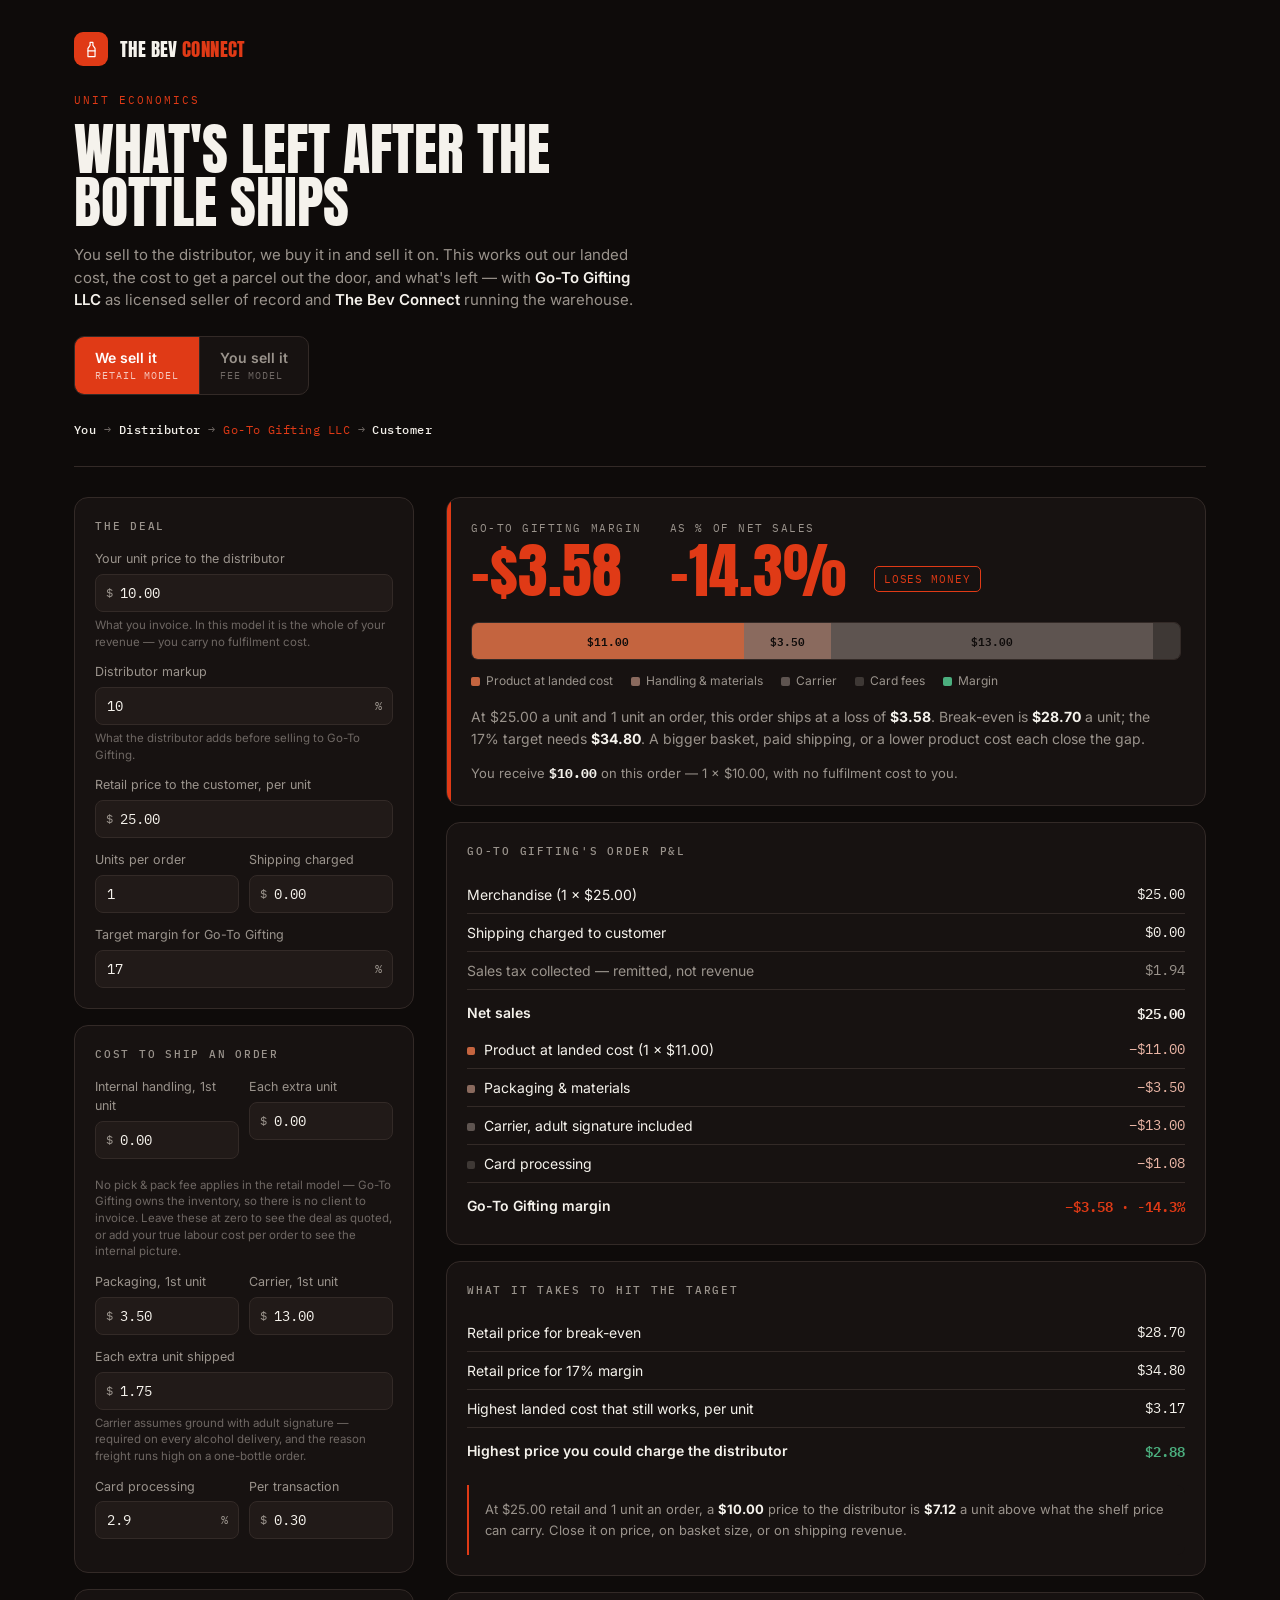
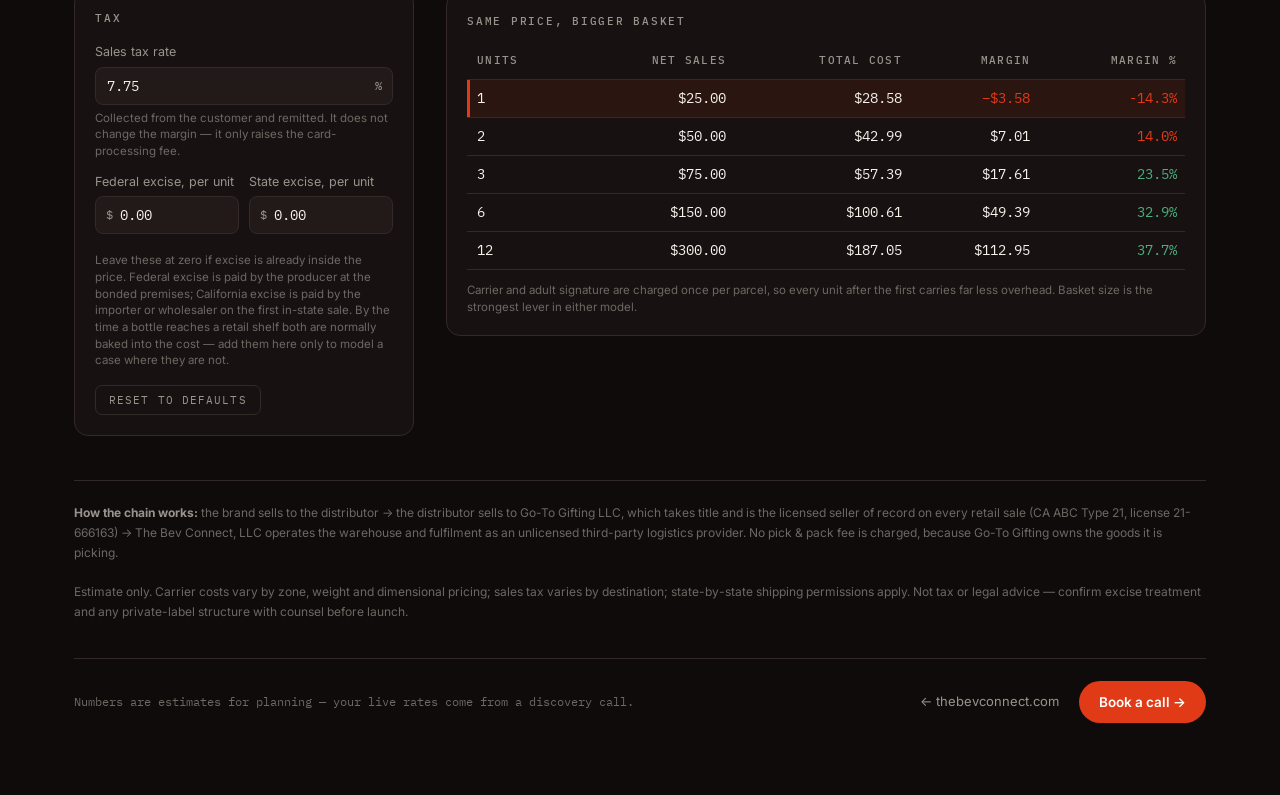
<file: model-calculator.html>
<!DOCTYPE html>
<html lang="en">
<head>
<meta charset="utf-8">
<meta name="viewport" content="width=device-width, initial-scale=1">
<title>Retail vs Fee Model Calculator — The Bev Connect</title>
<meta name="description" content="Compare the retail model (we buy and sell your product) with the fee model (you sell, we fulfill) — margins, fulfillment costs, and break-even pricing side by side.">
<link rel="icon" type="image/svg+xml" href="assets/favicon.svg">
<link rel="icon" type="image/png" sizes="32x32" href="assets/favicon-32.png">
<link rel="apple-touch-icon" href="assets/apple-touch-icon.png">
<link rel="preconnect" href="https://fonts.googleapis.com">
<link rel="preconnect" href="https://fonts.gstatic.com" crossorigin>
<link href="https://fonts.googleapis.com/css2?family=Anton&family=IBM+Plex+Mono:wght@400;500;600&family=Inter:wght@400;500;600;700&display=swap" rel="stylesheet">
<style>
  :root{
    --ink:#0E0B0A; --ink-2:#171211; --ink-3:#211A18; --line:#332A27;
    --paper:#F5F2EC; --muted:#9A938C; --dim:#6E6763;
    --red:#E03A16; --green:#4BAE7E; --amber:#E0A216;
  }
  *{box-sizing:border-box}
  html,body{margin:0;padding:0}
  body{background:var(--ink);color:var(--paper);font-family:Inter,system-ui,-apple-system,sans-serif;font-size:15px;line-height:1.5;-webkit-font-smoothing:antialiased}
  .wrap{max-width:1180px;margin:0 auto;padding:32px 24px 72px}

  header{border-bottom:1px solid var(--line);padding-bottom:26px;margin-bottom:30px}
  .brandrow{display:flex;align-items:center;gap:12px;margin-bottom:26px}
  .mark{width:34px;height:34px;border-radius:9px;background:var(--red);display:grid;place-items:center;flex:none}
  .mark svg{width:17px;height:17px}
  .wordmark{font-family:Anton,sans-serif;font-size:19px;letter-spacing:.02em;text-transform:uppercase}
  .wordmark span{color:var(--red)}
  .eyebrow{font-family:"IBM Plex Mono",monospace;font-size:11px;letter-spacing:.18em;text-transform:uppercase;color:var(--red);margin-bottom:14px}
  h1{font-family:Anton,sans-serif;font-weight:400;font-size:clamp(32px,5vw,56px);line-height:.96;text-transform:uppercase;margin:0 0 14px;max-width:17ch}
  .lede{color:var(--muted);max-width:64ch;margin:0}
  .lede b{color:var(--paper);font-weight:600}

  /* ---- mode switch: the signature control ---- */
  .switch{display:inline-flex;border:1px solid var(--line);border-radius:10px;overflow:hidden;margin-bottom:26px;background:var(--ink-2)}
  .switch button{
    background:none;border:0;color:var(--muted);cursor:pointer;padding:12px 20px;text-align:left;
    font-family:Inter,sans-serif;font-size:14px;font-weight:600;transition:background .18s ease,color .18s ease
  }
  .switch button + button{border-left:1px solid var(--line)}
  .switch button small{display:block;font-family:"IBM Plex Mono",monospace;font-size:10px;letter-spacing:.1em;text-transform:uppercase;font-weight:400;color:var(--dim);margin-top:3px}
  .switch button[aria-pressed="true"]{background:var(--red);color:#fff}
  .switch button[aria-pressed="true"] small{color:rgba(255,255,255,.72)}
  .switch button:focus-visible{outline:2px solid var(--paper);outline-offset:-3px}

  .chain{font-family:"IBM Plex Mono",monospace;font-size:11.5px;letter-spacing:.04em;color:var(--dim);margin-bottom:2px}
  .chain b{color:var(--paper);font-weight:500}
  .chain em{color:var(--red);font-style:normal}

  .cols{display:grid;grid-template-columns:minmax(0,340px) minmax(0,1fr);gap:32px;align-items:start}
  @media(max-width:900px){.cols{grid-template-columns:1fr}}

  .panel{background:var(--ink-2);border:1px solid var(--line);border-radius:14px;padding:20px}
  .panel + .panel{margin-top:16px}
  .panel h2{font-family:"IBM Plex Mono",monospace;font-size:11px;letter-spacing:.16em;text-transform:uppercase;color:var(--muted);margin:0 0 16px;font-weight:500}

  .field{margin-bottom:13px}
  .field:last-child{margin-bottom:0}
  label{display:block;font-size:12.5px;color:var(--muted);margin-bottom:5px}
  .inputbox{position:relative;display:flex;align-items:center}
  .inputbox .pre,.inputbox .post{position:absolute;font-family:"IBM Plex Mono",monospace;font-size:12px;color:var(--muted);pointer-events:none}
  .inputbox .pre{left:11px}
  .inputbox .post{right:11px}
  input[type=number],select{width:100%;background:var(--ink-3);border:1px solid var(--line);color:var(--paper);border-radius:8px;padding:9px 11px;font-family:"IBM Plex Mono",monospace;font-size:14px;appearance:none;-moz-appearance:textfield}
  input[type=number]::-webkit-outer-spin-button,input[type=number]::-webkit-inner-spin-button{-webkit-appearance:none;margin:0}
  .inputbox.has-pre input{padding-left:24px}
  .inputbox.has-post input{padding-right:30px}
  input:focus,select:focus{outline:2px solid var(--red);outline-offset:1px;border-color:transparent}
  select{cursor:pointer;background-image:linear-gradient(45deg,transparent 50%,var(--muted) 50%),linear-gradient(135deg,var(--muted) 50%,transparent 50%);background-position:calc(100% - 15px) 17px,calc(100% - 10px) 17px;background-size:5px 5px;background-repeat:no-repeat}
  .pair{display:grid;grid-template-columns:1fr 1fr;gap:10px}
  .hint{font-size:11.5px;color:var(--dim);margin-top:5px;line-height:1.45}
  [hidden]{display:none!important}

  .verdict{border:1px solid var(--line);border-radius:14px;padding:22px 24px;background:var(--ink-2);position:relative;overflow:hidden}
  .verdict::before{content:"";position:absolute;left:0;top:0;bottom:0;width:4px;background:var(--red)}
  .verdict.good::before{background:var(--green)}
  .verdict.warn::before{background:var(--amber)}
  .vtop{display:flex;flex-wrap:wrap;gap:28px;align-items:flex-end}
  .bignum{font-family:Anton,sans-serif;font-size:clamp(38px,6.4vw,60px);line-height:.9}
  .bignum.neg{color:var(--red)}
  .bignum.pos{color:var(--green)}
  .vlabel{font-family:"IBM Plex Mono",monospace;font-size:11px;letter-spacing:.14em;text-transform:uppercase;color:var(--muted);margin-bottom:8px}
  .vsub{font-size:14px;color:var(--muted);margin-top:16px;line-height:1.55}
  .vsub strong{color:var(--paper)}
  .tag{display:inline-block;font-family:"IBM Plex Mono",monospace;font-size:11px;letter-spacing:.08em;text-transform:uppercase;padding:4px 9px;border-radius:5px;border:1px solid currentColor}
  .tag.good{color:var(--green)}.tag.warn{color:var(--amber)}.tag.bad{color:var(--red)}

  .moneybar{margin-top:24px}
  .bar{display:flex;height:38px;border-radius:7px;overflow:hidden;background:var(--ink-3);border:1px solid var(--line)}
  .seg{position:relative;min-width:0;flex-basis:0;transition:flex-grow .28s ease}
  .seg span{position:absolute;inset:0;display:grid;place-items:center;font-family:"IBM Plex Mono",monospace;font-size:10.5px;color:#0E0B0A;font-weight:600}
  .legend{display:flex;flex-wrap:wrap;gap:6px 18px;margin-top:12px;font-size:12px;color:var(--muted)}
  .legend i{display:inline-block;width:9px;height:9px;border-radius:2px;margin-right:6px;vertical-align:middle}

  table{width:100%;border-collapse:collapse;font-size:14px}
  th,td{text-align:right;padding:8px 0;border-bottom:1px solid var(--line)}
  th:first-child,td:first-child{text-align:left}
  thead th{font-family:"IBM Plex Mono",monospace;font-size:10.5px;letter-spacing:.12em;text-transform:uppercase;color:var(--muted);font-weight:500;padding-bottom:10px}
  td.num{font-family:"IBM Plex Mono",monospace}
  tr.total td{border-bottom:none;border-top:1px solid var(--line);padding-top:12px;font-weight:600}
  tr.sub td{color:var(--muted)}
  .cost td.num{color:#E8B4A4}
  .neg{color:var(--red)}
  .pos{color:var(--green)}
  .dot{display:inline-block;width:8px;height:8px;border-radius:2px;margin-right:9px;vertical-align:middle}
  .scen td.hit{color:var(--green)}
  .scen td.miss{color:var(--red)}
  .scen tr.here td{background:rgba(224,58,22,.09)}
  .scen tr.here td:first-child{box-shadow:inset 3px 0 0 var(--red)}
  .scen td,.scen th{padding-left:8px;padding-right:8px}
  .scen td:first-child,.scen th:first-child{padding-left:10px}

  .note{margin-top:16px;padding:14px 16px;border-left:2px solid var(--red);background:var(--ink-2);font-size:13px;color:var(--muted);line-height:1.6;border-radius:0 8px 8px 0}
  .note strong{color:var(--paper)}
  .sidenote{margin-top:14px;font-size:13px;color:var(--muted)}
  .sidenote strong{color:var(--paper);font-family:"IBM Plex Mono",monospace}
  footer{margin-top:44px;padding-top:22px;border-top:1px solid var(--line);font-size:12px;color:var(--dim);line-height:1.65}
  .btn{background:none;border:1px solid var(--line);color:var(--muted);border-radius:7px;padding:7px 13px;font-family:"IBM Plex Mono",monospace;font-size:11px;letter-spacing:.1em;text-transform:uppercase;cursor:pointer}
  .btn:hover{border-color:var(--red);color:var(--red)}
  @media (prefers-reduced-motion:reduce){*{transition:none!important}}
</style>
</head>
<body>
<div class="wrap">

<header>
  <div class="brandrow">
    <a href="index.html" style="display:flex;align-items:center;gap:12px;color:inherit;text-decoration:none">
    <div class="mark" aria-hidden="true">
      <svg viewBox="0 0 24 24" fill="none" stroke="#fff" stroke-width="1.7" stroke-linecap="round" stroke-linejoin="round">
        <path d="M10 2h4v4.2l3 4.3V22H7V10.5l3-4.3V2z"/><path d="M7 14h10"/>
      </svg>
    </div>
    <div class="wordmark">The Bev <span>Connect</span></div></a>
  </div>

  <div class="eyebrow">Unit economics</div>
  <h1 id="hTitle">What's left after the bottle ships</h1>
  <p class="lede" id="hLede"></p>

  <div style="margin-top:24px">
    <div class="switch" role="group" aria-label="Choose a model">
      <button type="button" id="btnRetail" aria-pressed="true">We sell it<small>Retail model</small></button>
      <button type="button" id="btnFee" aria-pressed="false">You sell it<small>Fee model</small></button>
    </div>
    <div class="chain" id="chain"></div>
  </div>
</header>

<div class="cols">

  <!-- ============ INPUTS ============ -->
  <div>
    <div class="panel">
      <h2>The deal</h2>

      <div class="field">
        <label for="brandPrice" id="lblBrandPrice">Your unit price to the distributor</label>
        <div class="inputbox has-pre"><span class="pre">$</span><input type="number" id="brandPrice" value="10.00" step="0.25" min="0"></div>
        <div class="hint" id="hintBrandPrice"></div>
      </div>

      <div class="field" data-mode="retail">
        <label for="distMarkup">Distributor markup</label>
        <div class="inputbox has-post"><input type="number" id="distMarkup" value="10" step="1" min="0"><span class="post">%</span></div>
        <div class="hint">What the distributor adds before selling to Go-To Gifting.</div>
      </div>

      <div class="field">
        <label for="retail">Retail price to the customer, per unit</label>
        <div class="inputbox has-pre"><span class="pre">$</span><input type="number" id="retail" value="25.00" step="0.50" min="0"></div>
      </div>

      <div class="pair">
        <div class="field">
          <label for="units">Units per order</label>
          <div class="inputbox"><input type="number" id="units" value="1" step="1" min="1"></div>
        </div>
        <div class="field">
          <label for="shipCharged">Shipping charged</label>
          <div class="inputbox has-pre"><span class="pre">$</span><input type="number" id="shipCharged" value="0.00" step="0.50" min="0"></div>
        </div>
      </div>

      <div class="field">
        <label for="targetMargin" id="lblTarget">Target margin on net sales</label>
        <div class="inputbox has-post"><input type="number" id="targetMargin" value="17" step="0.5" min="0"><span class="post">%</span></div>
      </div>
    </div>

    <div class="panel">
      <h2 id="hFulfil">Fulfilment stack</h2>

      <div class="field" data-mode="fee">
        <label for="category">Pick &amp; pack rate</label>
        <select id="category">
          <option value="3.50">Beer / RTD — $3.50</option>
          <option value="4.00">Wine — $4.00</option>
          <option value="4.75" selected>Spirits — $4.75</option>
        </select>
        <div class="hint">Billed by The Bev Connect on every order you send us.</div>
      </div>

      <div class="pair" data-mode="fee">
        <div class="field">
          <label for="addlPick">Each extra unit picked</label>
          <div class="inputbox has-pre"><span class="pre">$</span><input type="number" id="addlPick" value="1.50" step="0.25" min="0"></div>
        </div>
        <div class="field">
          <label for="adminFee">Carrier admin fee</label>
          <div class="inputbox has-pre"><span class="pre">$</span><input type="number" id="adminFee" value="0.00" step="0.25" min="0"></div>
        </div>
      </div>

      <div class="pair" data-mode="retail">
        <div class="field">
          <label for="handling">Internal handling, 1st unit</label>
          <div class="inputbox has-pre"><span class="pre">$</span><input type="number" id="handling" value="0.00" step="0.25" min="0"></div>
        </div>
        <div class="field">
          <label for="handlingAddl">Each extra unit</label>
          <div class="inputbox has-pre"><span class="pre">$</span><input type="number" id="handlingAddl" value="0.00" step="0.25" min="0"></div>
        </div>
      </div>
      <div class="hint" data-mode="retail">No pick &amp; pack fee applies in the retail model — Go-To Gifting owns the inventory, so there is no client to invoice. Leave these at zero to see the deal as quoted, or add your true labour cost per order to see the internal picture.</div>

      <div class="pair" style="margin-top:13px">
        <div class="field">
          <label for="packaging">Packaging, 1st unit</label>
          <div class="inputbox has-pre"><span class="pre">$</span><input type="number" id="packaging" value="3.50" step="0.25" min="0"></div>
        </div>
        <div class="field">
          <label for="carrier">Carrier, 1st unit</label>
          <div class="inputbox has-pre"><span class="pre">$</span><input type="number" id="carrier" value="13.00" step="0.50" min="0"></div>
        </div>
      </div>

      <div class="field">
        <label for="addlCarrier">Each extra unit shipped</label>
        <div class="inputbox has-pre"><span class="pre">$</span><input type="number" id="addlCarrier" value="1.75" step="0.25" min="0"></div>
        <div class="hint">Carrier assumes ground with adult signature — required on every alcohol delivery, and the reason freight runs high on a one-bottle order.</div>
      </div>

      <div class="pair" style="margin-top:13px">
        <div class="field">
          <label for="procPct">Card processing</label>
          <div class="inputbox has-post"><input type="number" id="procPct" value="2.9" step="0.1" min="0"><span class="post">%</span></div>
        </div>
        <div class="field">
          <label for="procFixed">Per transaction</label>
          <div class="inputbox has-pre"><span class="pre">$</span><input type="number" id="procFixed" value="0.30" step="0.05" min="0"></div>
        </div>
      </div>
    </div>

    <div class="panel">
      <h2>Tax</h2>
      <div class="field">
        <label for="salesTax">Sales tax rate</label>
        <div class="inputbox has-post"><input type="number" id="salesTax" value="7.75" step="0.25" min="0"><span class="post">%</span></div>
        <div class="hint">Collected from the customer and remitted. It does not change the margin — it only raises the card-processing fee.</div>
      </div>

      <div class="pair">
        <div class="field">
          <label for="fet">Federal excise, per unit</label>
          <div class="inputbox has-pre"><span class="pre">$</span><input type="number" id="fet" value="0.00" step="0.10" min="0"></div>
        </div>
        <div class="field">
          <label for="stateExcise">State excise, per unit</label>
          <div class="inputbox has-pre"><span class="pre">$</span><input type="number" id="stateExcise" value="0.00" step="0.10" min="0"></div>
        </div>
      </div>
      <div class="hint">Leave these at zero if excise is already inside the price. Federal excise is paid by the producer at the bonded premises; California excise is paid by the importer or wholesaler on the first in-state sale. By the time a bottle reaches a retail shelf both are normally baked into the cost — add them here only to model a case where they are not.</div>

      <div style="margin-top:16px"><button class="btn" id="reset" type="button">Reset to defaults</button></div>
    </div>
  </div>

  <!-- ============ RESULTS ============ -->
  <div>
    <div class="verdict" id="verdict">
      <div class="vtop">
        <div>
          <div class="vlabel" id="vlabel1">Margin per order</div>
          <div class="bignum" id="marginDollars">$0.00</div>
        </div>
        <div>
          <div class="vlabel">As % of net sales</div>
          <div class="bignum" id="marginPct">0%</div>
        </div>
        <div style="padding-bottom:6px"><span class="tag" id="statusTag">—</span></div>
      </div>

      <div class="moneybar">
        <div class="bar" id="bar">
          <div class="seg" id="segCogs" style="background:#C4643F"><span id="lblCogs"></span></div>
          <div class="seg" id="segFul" style="background:#8A6A5E"><span id="lblFul"></span></div>
          <div class="seg" id="segShip" style="background:#5E5450"><span id="lblShip"></span></div>
          <div class="seg" id="segProc" style="background:#3E3835"><span id="lblProc"></span></div>
          <div class="seg" id="segMargin" style="background:#4BAE7E"><span id="lblMargin"></span></div>
        </div>
        <div class="legend">
          <span><i style="background:#C4643F"></i><span id="legCogs">Product</span></span>
          <span><i style="background:#8A6A5E"></i><span id="legFul">Handling &amp; materials</span></span>
          <span><i style="background:#5E5450"></i>Carrier</span>
          <span><i style="background:#3E3835"></i>Card fees</span>
          <span><i style="background:#4BAE7E"></i>Margin</span>
        </div>
      </div>

      <div class="vsub" id="verdictNote"></div>
      <div class="sidenote" id="counterparty"></div>
    </div>

    <div class="panel" style="margin-top:16px">
      <h2 id="hBreakdown">Order breakdown</h2>
      <table><tbody id="breakdown"></tbody></table>
    </div>

    <div class="panel">
      <h2>What it takes to hit the target</h2>
      <table><tbody id="solve"></tbody></table>
      <div class="note" id="solveNote"></div>
    </div>

    <div class="panel">
      <h2>Same price, bigger basket</h2>
      <table class="scen">
        <thead><tr><th>Units</th><th>Net sales</th><th>Total cost</th><th>Margin</th><th>Margin %</th></tr></thead>
        <tbody id="scenarios"></tbody>
      </table>
      <div class="hint" style="margin-top:12px">Carrier and adult signature are charged once per parcel, so every unit after the first carries far less overhead. Basket size is the strongest lever in either model.</div>
    </div>
  </div>
</div>

<footer id="foot"></footer>

<div style="border-top:1px solid var(--line);margin-top:36px;padding-top:22px;display:flex;flex-wrap:wrap;gap:14px 28px;align-items:center;justify-content:space-between">
  <div style="font-family:'IBM Plex Mono',monospace;font-size:11.5px;color:var(--dim)">Numbers are estimates for planning &mdash; your live rates come from a discovery call.</div>
  <div style="display:flex;gap:20px;align-items:center">
    <a href="index.html" style="color:var(--muted);font-size:13px;text-decoration:none">&#8592; thebevconnect.com</a>
    <a href="book-a-call.html" style="background:var(--red);color:#fff;font-family:Inter,sans-serif;font-weight:600;font-size:13.5px;padding:11px 20px;border-radius:999px;text-decoration:none">Book a call &#8594;</a>
  </div>
</div>
</div>

<script>
(function(){
  var MODE = "retail";
  var ids = ["brandPrice","distMarkup","retail","units","shipCharged","targetMargin","category",
             "addlPick","adminFee","handling","handlingAddl","packaging","carrier","addlCarrier",
             "procPct","procFixed","salesTax","fet","stateExcise"];
  var defaults = {};
  ids.forEach(function(id){ defaults[id] = document.getElementById(id).value; });

  function el(id){ return document.getElementById(id); }
  function v(id){ var n = parseFloat(el(id).value); return isNaN(n) ? 0 : n; }
  function money(n){
    var s = Math.abs(n).toFixed(2).replace(/\B(?=(\d{3})+(?!\d))/g, ",");
    return (n < 0 ? "\u2212$" : "$") + s;
  }
  function pct(n){ return (n*100).toFixed(1) + "%"; }

  var COPY = {
    retail:{
      title:"What's left after the bottle ships",
      lede:"You sell to the distributor, we buy it in and sell it on. This works out our landed cost, the cost to get a parcel out the door, and what's left \u2014 with <b>Go-To Gifting LLC</b> as licensed seller of record and <b>The Bev Connect</b> running the warehouse.",
      chain:'<b>You</b> \u2192 <b>Distributor</b> \u2192 <em>Go-To Gifting LLC</em> \u2192 <b>Customer</b>',
      brandLabel:"Your unit price to the distributor",
      brandHint:"What you invoice. In this model it is the whole of your revenue \u2014 you carry no fulfilment cost.",
      marginLabel:"Go-To Gifting margin",
      targetLabel:"Target margin for Go-To Gifting",
      fulfilHead:"Cost to ship an order",
      breakdownHead:"Go-To Gifting's order P&L",
      legCogs:"Product at landed cost",
      legFul:"Handling & materials",
      maxLabel:"Highest price you could charge the distributor",
      foot:"<strong style='color:#9A938C'>How the chain works:</strong> the brand sells to the distributor \u2192 the distributor sells to Go-To Gifting LLC, which takes title and is the licensed seller of record on every retail sale (CA ABC Type 21, license 21-666163) \u2192 The Bev Connect, LLC operates the warehouse and fulfilment as an unlicensed third-party logistics provider. No pick &amp; pack fee is charged, because Go-To Gifting owns the goods it is picking."
    },
    fee:{
      title:"What's left when you keep the sale",
      lede:"You stay seller of record on your own licence and we fulfil. This works out what you keep on an order after product, our fees, and freight \u2014 with <b>The Bev Connect</b> picking, packing and shipping against your inventory.",
      chain:'<b>You</b> \u2192 <b>Customer</b>&nbsp;&nbsp;\u00B7&nbsp;&nbsp;<em>The Bev Connect</em> fulfils',
      brandLabel:"Your cost per unit",
      brandHint:"Your landed cost for the goods sitting in our warehouse.",
      marginLabel:"Your margin per order",
      targetLabel:"Your target margin on net sales",
      fulfilHead:"Fulfilment fees & freight",
      breakdownHead:"Your order P&L",
      legCogs:"Your product cost",
      legFul:"Our fees & materials",
      maxLabel:"Highest product cost that still works, per unit",
      foot:"<strong style='color:#9A938C'>How the chain works:</strong> you hold the licence and remain seller of record on every transaction. The Bev Connect, LLC stores your inventory and picks, packs and ships to your customers as an unlicensed third-party logistics provider. Carrier rates are passed through at our negotiated cost with a flat admin fee; packaging is billed at cost."
    }
  };

  function setMode(mode){
    MODE = mode;
    el("btnRetail").setAttribute("aria-pressed", mode === "retail");
    el("btnFee").setAttribute("aria-pressed", mode === "fee");
    Array.prototype.forEach.call(document.querySelectorAll("[data-mode]"), function(node){
      node.hidden = node.getAttribute("data-mode") !== mode;
    });
    var c = COPY[mode];
    el("hTitle").textContent = c.title;
    el("hLede").innerHTML = c.lede;
    el("chain").innerHTML = c.chain;
    el("lblBrandPrice").textContent = c.brandLabel;
    el("hintBrandPrice").textContent = c.brandHint;
    el("vlabel1").textContent = c.marginLabel;
    el("lblTarget").textContent = c.targetLabel;
    el("hFulfil").textContent = c.fulfilHead;
    el("hBreakdown").textContent = c.breakdownHead;
    el("legCogs").textContent = c.legCogs;
    el("legFul").innerHTML = c.legFul;
    el("foot").innerHTML = c.foot + "<br><br>Estimate only. Carrier costs vary by zone, weight and dimensional pricing; sales tax varies by destination; state-by-state shipping permissions apply. Not tax or legal advice \u2014 confirm excise treatment and any private-label structure with counsel before launch.";
    render();
  }

  function stack(units){
    var fee = MODE === "fee";
    var pickBase = fee ? parseFloat(el("category").value) : v("handling");
    var pickAddl = fee ? v("addlPick") : v("handlingAddl");
    var pick = pickBase + pickAddl * Math.max(0, units - 1);
    var admin = fee ? v("adminFee") : 0;
    var pack = v("packaging");
    var packTotal = pack + (pack * 0.25) * Math.max(0, units - 1);
    var carrierTotal = v("carrier") + v("addlCarrier") * Math.max(0, units - 1);
    var landed = fee
      ? v("brandPrice") + v("fet") + v("stateExcise")
      : v("brandPrice") * (1 + v("distMarkup")/100) + v("fet") + v("stateExcise");
    return {pick:pick, admin:admin, packTotal:packTotal, carrierTotal:carrierTotal,
            fulfil:pick + admin + packTotal, landed:landed};
  }

  function model(units){
    var s = stack(units);
    var retail = v("retail"), ship = v("shipCharged");
    var p = v("procPct")/100, pf = v("procFixed"), t = v("salesTax")/100;
    var cogs = s.landed * units;
    var merch = retail * units;
    var tax = merch * t;
    var proc = (merch + ship + tax) * p + pf;
    var net = merch + ship;
    var cost = cogs + s.fulfil + s.carrierTotal + proc;
    var margin = net - cost;
    return {s:s, cogs:cogs, merch:merch, tax:tax, proc:proc, net:net,
            cost:cost, margin:margin, marginPct: net ? margin/net : 0, landed:s.landed};
  }

  function retailFor(m, units){
    var s = stack(units);
    var p = v("procPct")/100, pf = v("procFixed"), t = v("salesTax")/100, sh = v("shipCharged");
    var K = s.landed*units + s.fulfil + s.carrierTotal + pf;
    var denom = units * (1 - (1+t)*p - m);
    if (denom <= 0) return null;
    return (K + sh*(p - 1 + m)) / denom;
  }

  function render(){
    var units = Math.max(1, Math.round(v("units")));
    var m = model(units);
    var target = v("targetMargin")/100;
    var c = COPY[MODE];

    el("marginDollars").textContent = money(m.margin);
    el("marginPct").textContent = pct(m.marginPct);
    el("marginDollars").className = "bignum " + (m.margin < 0 ? "neg" : "pos");
    el("marginPct").className = "bignum " + (m.margin < 0 ? "neg" : "pos");

    var state = m.margin < 0 ? "bad" : (m.marginPct < target ? "warn" : "good");
    el("verdict").className = "verdict " + (state === "bad" ? "" : state);
    el("statusTag").className = "tag " + state;
    el("statusTag").textContent = state === "bad" ? "Loses money" : state === "warn" ? "Under target" : "Clears target";

    var parts = [["segCogs","lblCogs",m.cogs],["segFul","lblFul",m.s.fulfil],
                 ["segShip","lblShip",m.s.carrierTotal],["segProc","lblProc",m.proc],
                 ["segMargin","lblMargin",Math.max(0,m.margin)]];
    var totalBar = parts.reduce(function(a,b){return a + b[2];},0) || 1;
    parts.forEach(function(pt){
      var share = pt[2]/totalBar;
      el(pt[0]).style.flexGrow = share;
      el(pt[1]).textContent = share > 0.11 ? money(pt[2]) : "";
    });
    el("segMargin").style.background = m.margin < 0 ? "#3E3835" : "#4BAE7E";

    var breakeven = retailFor(0, units), atTarget = retailFor(target, units);
    var who = MODE === "retail" ? "this order" : "this order";
    var note;
    if (m.margin < 0){
      note = "At " + money(v("retail")) + " a unit and " + units + " unit" + (units>1?"s":"") +
        " an order, " + who + " ships at a loss of <strong>" + money(Math.abs(m.margin)) +
        "</strong>. Break-even is <strong>" + (breakeven ? money(breakeven) : "unreachable") +
        "</strong> a unit; the " + (target*100).toFixed(0) + "% target needs <strong>" +
        (atTarget ? money(atTarget) : "\u2014") + "</strong>. A bigger basket, paid shipping, or a lower product cost each close the gap.";
    } else if (m.marginPct < target){
      note = "Profitable, but short of the " + (target*100).toFixed(0) + "% target by <strong>" +
        money(m.net*target - m.margin) + "</strong>. The target lands at <strong>" +
        (atTarget ? money(atTarget) : "\u2014") + "</strong> a unit at this basket size.";
    } else {
      note = "Clears the " + (target*100).toFixed(0) + "% target with <strong>" +
        money(m.margin - m.net*target) + "</strong> to spare. Break-even sits at <strong>" +
        (breakeven ? money(breakeven) : "\u2014") + "</strong> a unit.";
    }
    el("verdictNote").innerHTML = note;

    el("counterparty").innerHTML = MODE === "retail"
      ? "You receive <strong>" + money(v("brandPrice")*units) + "</strong> on this order \u2014 " + units +
        " \u00D7 " + money(v("brandPrice")) + ", with no fulfilment cost to you."
      : "The Bev Connect earns <strong>" + money(m.s.pick + m.s.admin) +
        "</strong> on this order in pick, pack and admin. Packaging and freight are billed at cost.";

    function row(label, val, cls, dot){
      return '<tr class="' + (cls||"") + '"><td>' +
        (dot ? '<span class="dot" style="background:'+dot+'"></span>' : '') + label +
        '</td><td class="num">' + money(val) + '</td></tr>';
    }
    var b = "";
    b += row("Merchandise (" + units + " \u00D7 " + money(v("retail")) + ")", m.merch, "");
    b += row("Shipping charged to customer", m.net - m.merch, "");
    b += row("Sales tax collected \u2014 remitted, not revenue", m.tax, "sub");
    b += '<tr class="total"><td>Net sales</td><td class="num">' + money(m.net) + '</td></tr>';
    b += row((MODE === "retail" ? "Product at landed cost (" : "Your product cost (") + units +
             " \u00D7 " + money(m.landed) + ")", -m.cogs, "cost", "#C4643F");
    if (MODE === "fee"){
      b += row("Pick &amp; pack", -m.s.pick, "cost", "#8A6A5E");
      if (m.s.admin) b += row("Carrier admin fee", -m.s.admin, "cost", "#8A6A5E");
    } else if (m.s.pick){
      b += row("Internal handling", -m.s.pick, "cost", "#8A6A5E");
    }
    b += row("Packaging &amp; materials", -m.s.packTotal, "cost", "#8A6A5E");
    b += row("Carrier, adult signature included", -m.s.carrierTotal, "cost", "#5E5450");
    b += row("Card processing", -m.proc, "cost", "#3E3835");
    b += '<tr class="total"><td>' + (MODE === "retail" ? "Go-To Gifting margin" : "Your margin") +
         '</td><td class="num ' + (m.margin<0?"neg":"pos") + '">' + money(m.margin) +
         '  \u00B7  ' + pct(m.marginPct) + '</td></tr>';
    el("breakdown").innerHTML = b;

    var s2 = stack(units);
    var allowedCogs = m.net*(1-target) - s2.fulfil - s2.carrierTotal - m.proc;
    var maxLanded = allowedCogs / units;
    var maxBrand = MODE === "retail"
      ? (maxLanded - v("fet") - v("stateExcise")) / (1 + v("distMarkup")/100)
      : maxLanded - v("fet") - v("stateExcise");

    var out = "";
    out += '<tr><td>Retail price for break-even</td><td class="num">' + (breakeven ? money(breakeven) : "\u2014") + '</td></tr>';
    out += '<tr><td>Retail price for ' + (target*100).toFixed(0) + '% margin</td><td class="num">' + (atTarget ? money(atTarget) : "\u2014") + '</td></tr>';
    if (MODE === "retail")
      out += '<tr><td>Highest landed cost that still works, per unit</td><td class="num ' + (maxLanded<0?"neg":"") + '">' + money(maxLanded) + '</td></tr>';
    out += '<tr class="total"><td>' + c.maxLabel + '</td><td class="num ' + (maxBrand<0?"neg":"pos") + '">' + money(maxBrand) + '</td></tr>';
    el("solve").innerHTML = out;

    var gap = maxBrand - v("brandPrice");
    var thing = MODE === "retail" ? "price to the distributor" : "product cost";
    el("solveNote").innerHTML = gap >= 0
      ? "At " + money(v("retail")) + " retail and " + units + " unit" + (units>1?"s":"") + " an order, a <strong>" +
        money(v("brandPrice")) + "</strong> " + thing + " leaves <strong>" + money(gap) + "</strong> of headroom per unit."
      : "At " + money(v("retail")) + " retail and " + units + " unit" + (units>1?"s":"") + " an order, a <strong>" +
        money(v("brandPrice")) + "</strong> " + thing + " is <strong>" + money(Math.abs(gap)) +
        "</strong> a unit above what the shelf price can carry. Close it on price, on basket size, or on shipping revenue.";

    var rows = "";
    [1,2,3,6,12].forEach(function(u){
      var r = model(u);
      rows += '<tr class="' + (u===units?"here":"") + '">' +
        '<td class="num">' + u + '</td>' +
        '<td class="num">' + money(r.net) + '</td>' +
        '<td class="num">' + money(r.cost) + '</td>' +
        '<td class="num ' + (r.margin<0?"miss":"") + '">' + money(r.margin) + '</td>' +
        '<td class="num ' + (r.marginPct>=target?"hit":"miss") + '">' + pct(r.marginPct) + '</td></tr>';
    });
    el("scenarios").innerHTML = rows;
  }

  ids.forEach(function(id){
    el(id).addEventListener("input", render);
    el(id).addEventListener("change", render);
  });
  el("btnRetail").addEventListener("click", function(){ setMode("retail"); });
  el("btnFee").addEventListener("click", function(){ setMode("fee"); });
  el("reset").addEventListener("click", function(){
    ids.forEach(function(id){ el(id).value = defaults[id]; });
    render();
  });

  setMode("retail");
})();
</script>
</body>
</html>
</file>
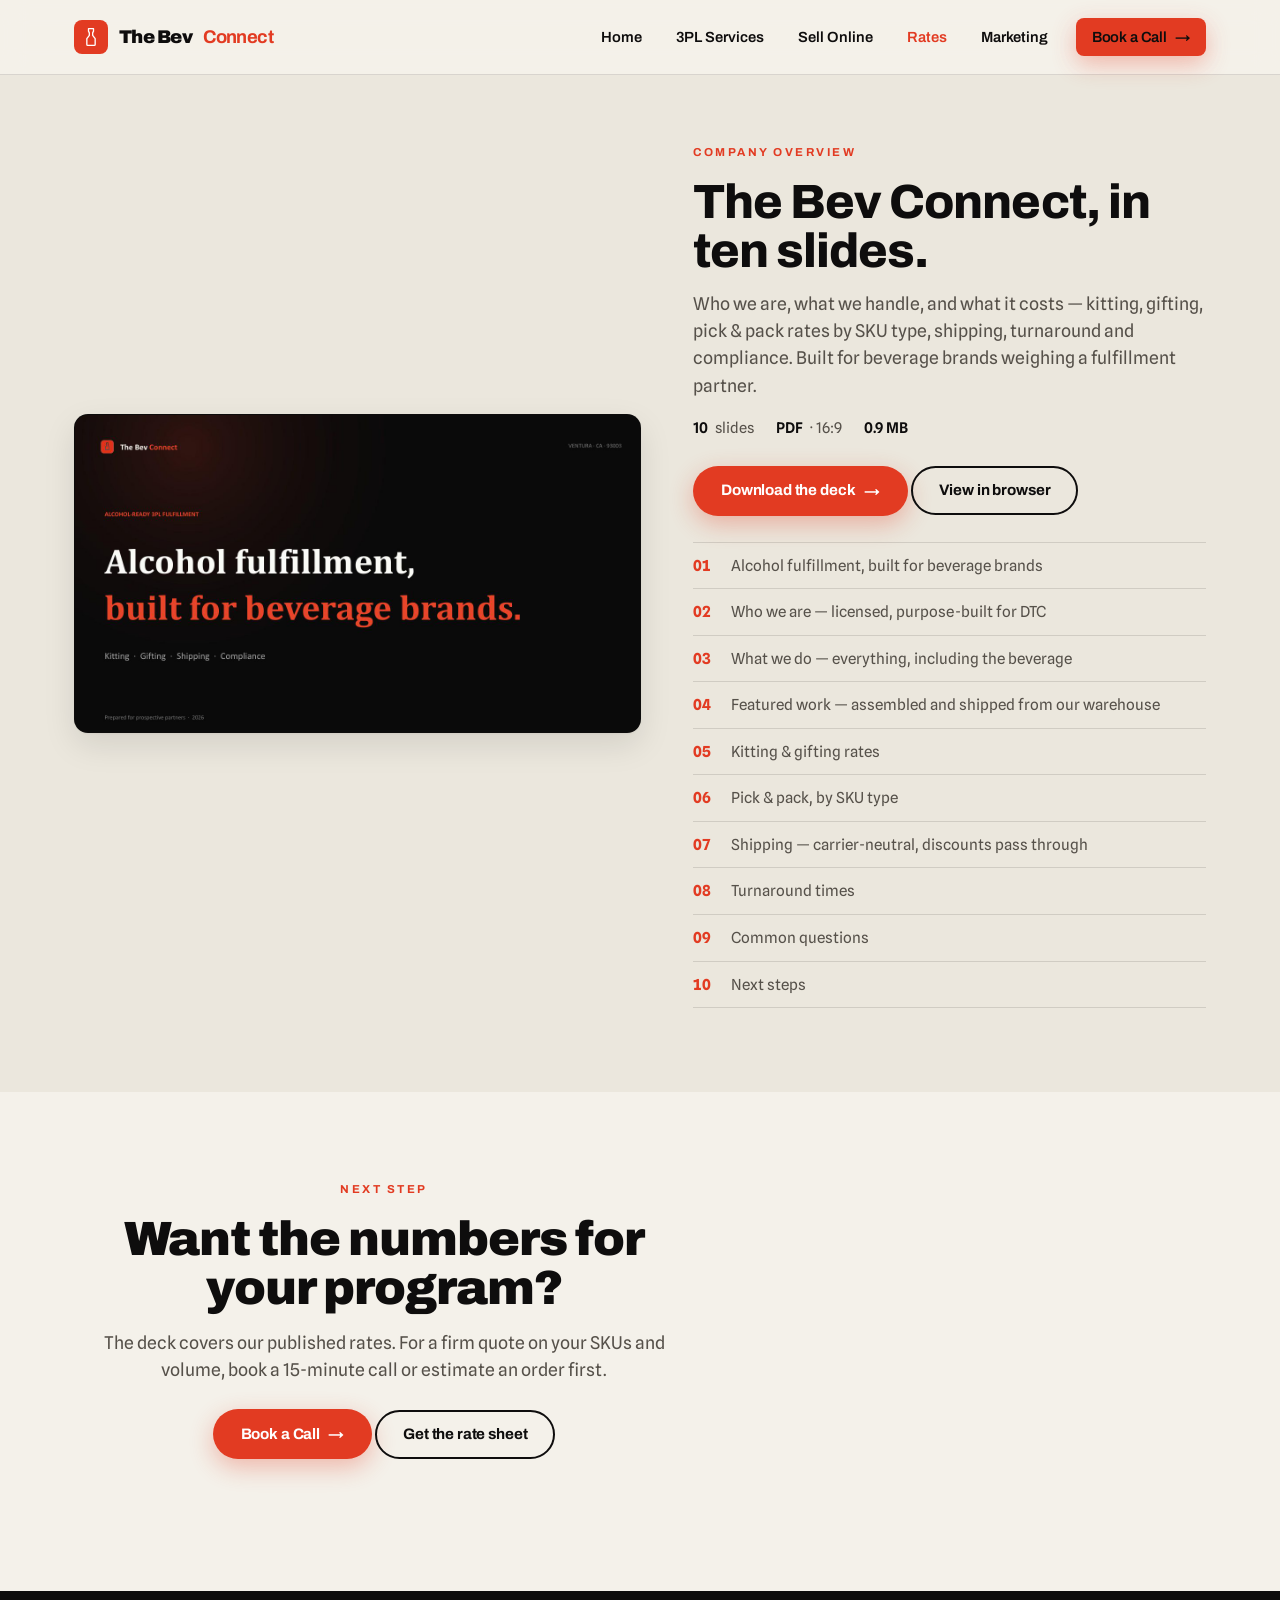
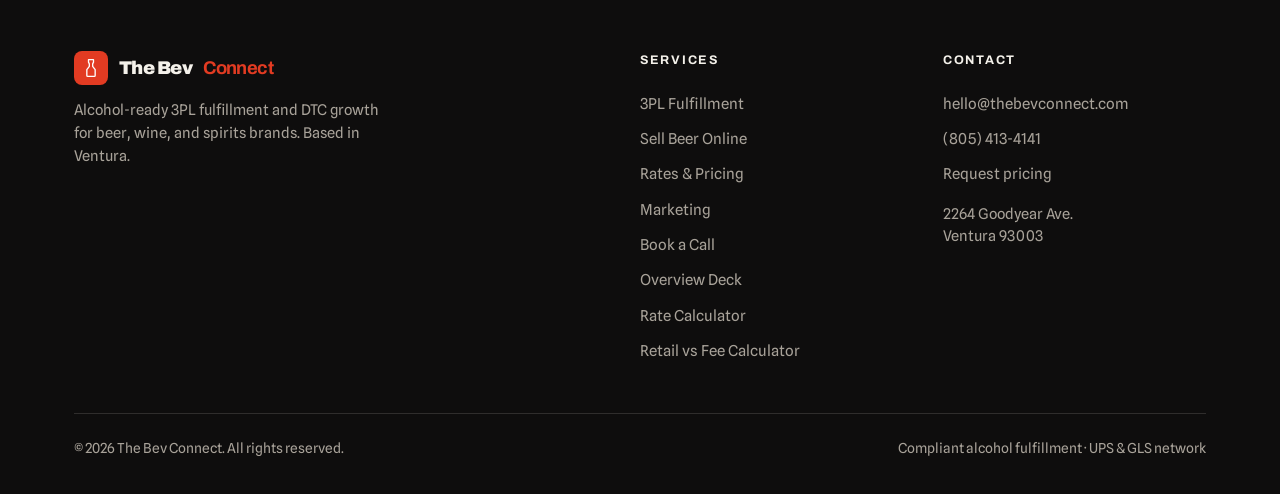
<file: overview-deck.html>
<!DOCTYPE html>
<html lang="en">
<head>
<meta charset="UTF-8">
<meta name="viewport" content="width=device-width,initial-scale=1">
<title>Company Overview Deck &mdash; The Bev Connect</title>
<meta name="description" content="The Bev Connect overview deck - alcohol-ready 3PL fulfillment, kitting, gifting, shipping and compliance from our licensed Ventura warehouse.">
<meta property="og:title" content="Company Overview Deck &mdash; The Bev Connect">
<meta property="og:description" content="The Bev Connect overview deck - alcohol-ready 3PL fulfillment, kitting, gifting, shipping and compliance from our licensed Ventura warehouse.">
<meta property="og:type" content="website">
<link rel="icon" type="image/svg+xml" href="assets/favicon.svg">
<link rel="icon" type="image/png" sizes="32x32" href="assets/favicon-32.png">
<link rel="apple-touch-icon" href="assets/apple-touch-icon.png">
<meta property="og:image" content="assets/deck-cover.jpg">
<link rel="stylesheet" href="assets/style.css">
<style>
  .deck-wrap{display:grid;grid-template-columns:1.05fr .95fr;gap:52px;align-items:center}
  .deck-cover{border-radius:var(--radius);overflow:hidden;box-shadow:var(--shadow);border:1px solid var(--line);display:block;line-height:0;background:var(--ink)}
  .deck-cover img{width:100%;height:auto;display:block}
  .deck-meta{display:flex;gap:22px;flex-wrap:wrap;color:var(--muted);font-size:.92rem;margin:18px 0 26px}
  .deck-meta span{display:inline-flex;align-items:center;gap:7px}
  .deck-meta b{color:var(--ink);font-weight:600}
  .deck-toc{list-style:none;padding:0;margin:26px 0 0;border-top:1px solid var(--line)}
  .deck-toc li{display:flex;gap:14px;padding:11px 0;border-bottom:1px solid var(--line);font-size:.95rem;color:var(--muted)}
  .deck-toc .n{color:var(--red);font-weight:700;font-variant-numeric:tabular-nums;min-width:24px}
  @media(max-width:860px){.deck-wrap{grid-template-columns:1fr;gap:34px}}
</style>
</head>
<body>
<body>
<header class="site-head">
  <div class="wrap">
    <a class="brand" href="index.html"><span class="mark"><svg viewBox="0 0 24 24" fill="none"><path d="M9 2h6v3l-1 2v3l3 4v7a1 1 0 0 1-1 1H8a1 1 0 0 1-1-1v-7l3-4V7L9 5V2Z" stroke="#fff" stroke-width="1.6" stroke-linejoin="round"/></svg></span>The Bev<b>Connect</b></a>
    <button class="burger" aria-label="Menu"><span></span><span></span><span></span></button>
    <nav class="nav">
      <a href="index.html">Home</a>
      <a href="fulfillment.html">3PL Services</a>
      <a href="commerce.html">Sell Online</a>
      <a href="rate-sheet.html" class="active">Rates</a>
      <a href="marketing.html">Marketing</a>
      <a href="book-a-call.html" class="btn btn-red nav-cta">Book a Call <span class="arr">&#8594;</span></a>
    </nav>
  </div>
</header>

<section class="bg-paper2" style="padding-top:64px;padding-bottom:84px">
  <div class="wrap">
    <div class="deck-wrap">
      <div class="reveal">
        <a class="deck-cover" href="assets/downloads/the-bev-connect-overview-deck.pdf" target="_blank" rel="noopener">
          <img src="assets/deck-cover.jpg" alt="The Bev Connect overview deck &mdash; cover slide" width="1280" height="720" loading="lazy">
        </a>
      </div>
      <div class="reveal">
        <span class="eyebrow">Company Overview</span>
        <h1 style="font-size:clamp(2rem,4vw,3rem);margin:14px 0 14px">The Bev Connect, <span class="hl">in ten slides.</span></h1>
        <p style="color:var(--muted);font-size:1.1rem;margin-bottom:0">Who we are, what we handle, and what it costs &mdash; kitting, gifting, pick &amp; pack rates by SKU type, shipping, turnaround and compliance. Built for beverage brands weighing a fulfillment partner.</p>
        <div class="deck-meta">
          <span><b>10</b> slides</span>
          <span><b>PDF</b> &middot; 16:9</span>
          <span><b>0.9 MB</b></span>
        </div>
        <div class="cta-row">
          <a href="assets/downloads/the-bev-connect-overview-deck.pdf" download class="btn btn-red">Download the deck <span class="arr">&#8594;</span></a>
          <a href="assets/downloads/the-bev-connect-overview-deck.pdf" target="_blank" rel="noopener" class="btn btn-ghost">View in browser</a>
        </div>
        <ul class="deck-toc">
      <li><span class="n">01</span><span>Alcohol fulfillment, built for beverage brands</span></li>
      <li><span class="n">02</span><span>Who we are &mdash; licensed, purpose-built for DTC</span></li>
      <li><span class="n">03</span><span>What we do &mdash; everything, including the beverage</span></li>
      <li><span class="n">04</span><span>Featured work &mdash; assembled and shipped from our warehouse</span></li>
      <li><span class="n">05</span><span>Kitting &amp; gifting rates</span></li>
      <li><span class="n">06</span><span>Pick &amp; pack, by SKU type</span></li>
      <li><span class="n">07</span><span>Shipping &mdash; carrier-neutral, discounts pass through</span></li>
      <li><span class="n">08</span><span>Turnaround times</span></li>
      <li><span class="n">09</span><span>Common questions</span></li>
      <li><span class="n">10</span><span>Next steps</span></li>
        </ul>
      </div>
    </div>
  </div>
</section>

<section>
  <div class="wrap">
    <div class="sec-head reveal" style="text-align:center">
      <span class="eyebrow">Next step</span>
      <h2>Want the numbers for your program?</h2>
      <p>The deck covers our published rates. For a firm quote on your SKUs and volume, book a 15-minute call or estimate an order first.</p>
      <div class="cta-row" style="justify-content:center;margin-top:26px">
        <a href="book-a-call.html" class="btn btn-red">Book a Call <span class="arr">&#8594;</span></a>
        <a href="rate-sheet.html" class="btn btn-ghost">Get the rate sheet</a>
      </div>
    </div>
  </div>
</section>

<footer class="site-foot">
  <div class="wrap">
    <div class="foot-grid">
      <div>
        <a class="brand" href="index.html"><span class="mark"><svg viewBox="0 0 24 24" fill="none"><path d="M9 2h6v3l-1 2v3l3 4v7a1 1 0 0 1-1 1H8a1 1 0 0 1-1-1v-7l3-4V7L9 5V2Z" stroke="#fff" stroke-width="1.6" stroke-linejoin="round"/></svg></span>The Bev<b>Connect</b></a>
        <p>Alcohol-ready 3PL fulfillment and DTC growth for beer, wine, and spirits brands. Based in Ventura.</p>
      </div>
      <div class="foot-col"><h5>Services</h5><a href="fulfillment.html">3PL Fulfillment</a><a href="sell-beer-online.html">Sell Beer Online</a><a href="rate-sheet.html">Rates &amp; Pricing</a><a href="marketing.html">Marketing</a><a href="book-a-call.html">Book a Call</a><a href="overview-deck.html">Overview Deck</a><a href="rate-calculator.html">Rate Calculator</a><a href="model-calculator.html">Retail vs Fee Calculator</a></div>
      <div class="foot-col"><h5>Contact</h5><a href="mailto:hello@thebevconnect.com">hello@thebevconnect.com</a><a href="tel:+18054134141">(805) 413-4141</a><a href="book-a-call.html">Request pricing</a><p style="margin-top:10px">2264 Goodyear Ave.<br>Ventura 93003</p></div>
    </div>
    <div class="foot-base"><span>&copy; 2026 The Bev Connect. All rights reserved.</span><span>Compliant alcohol fulfillment &middot; UPS &amp; GLS network</span></div>
  </div>
</footer>
<script src="assets/main.js"></script>
</body>
</html>
</file>
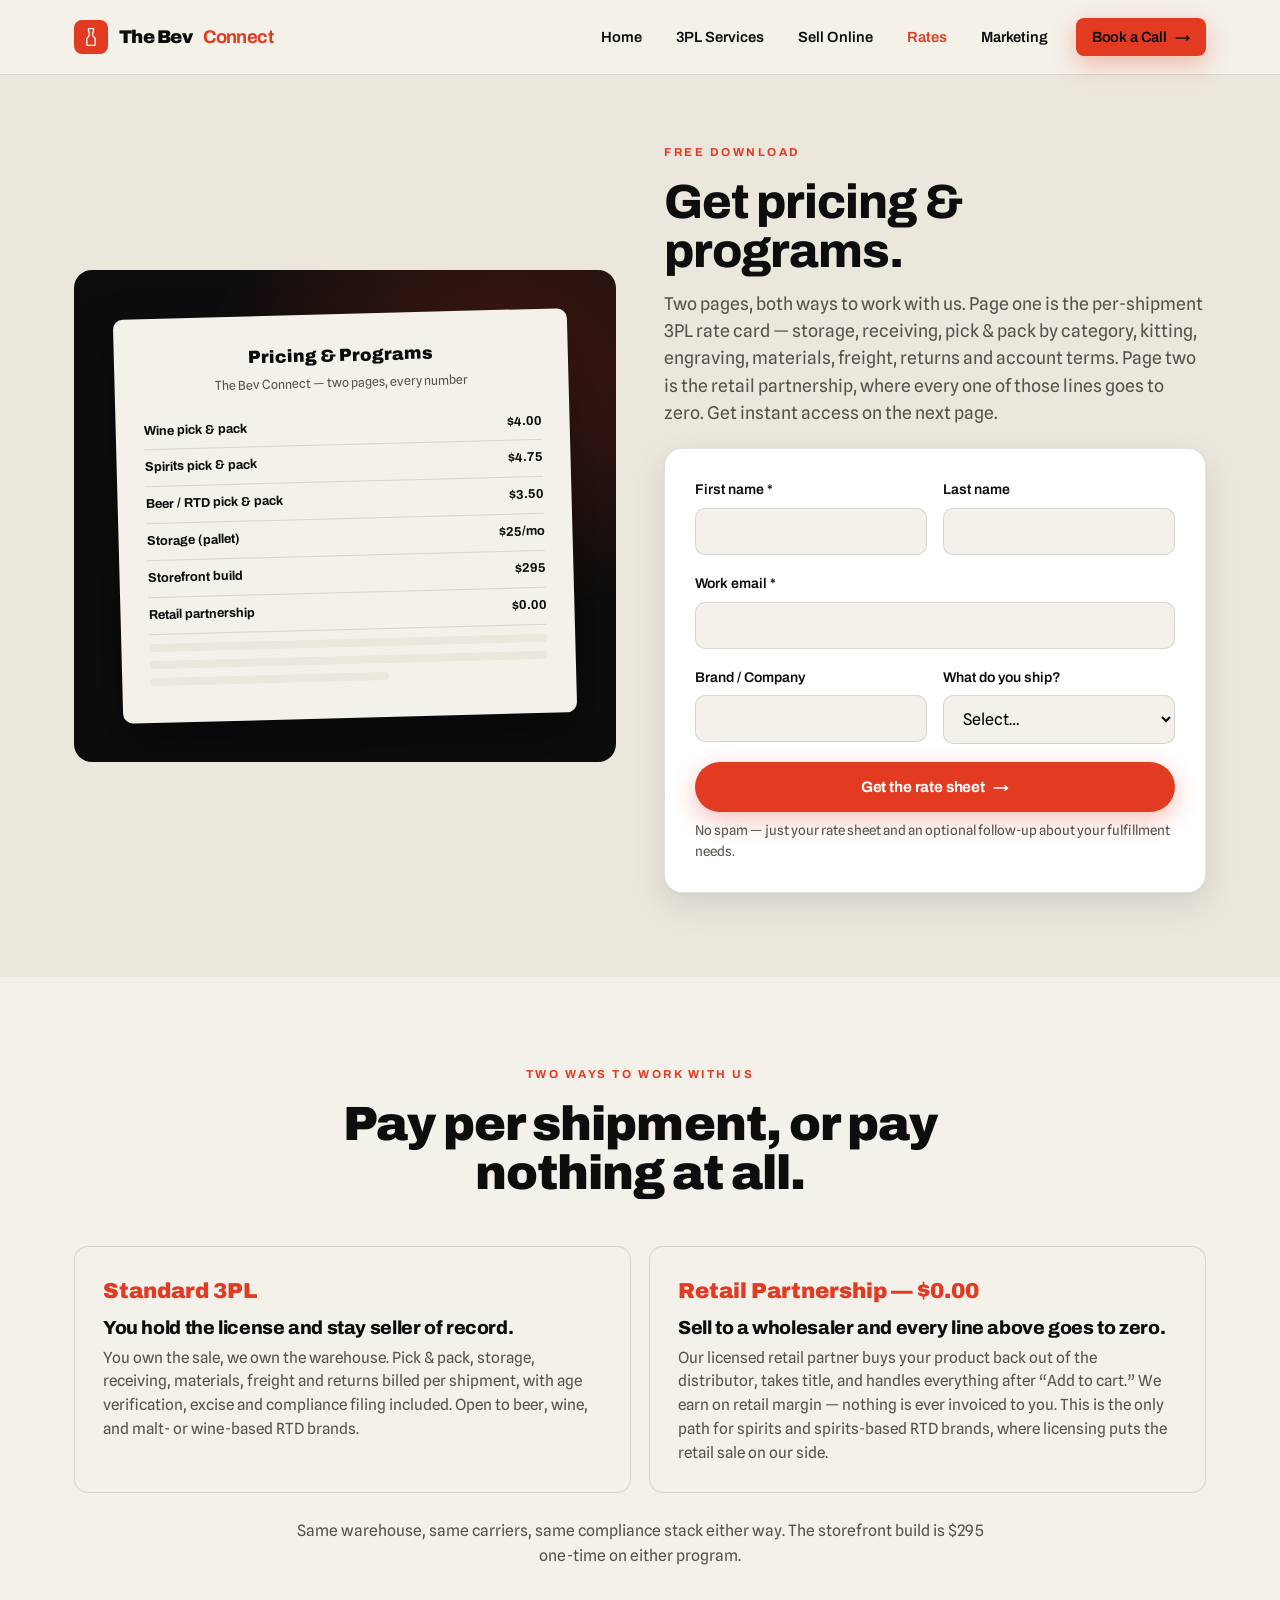
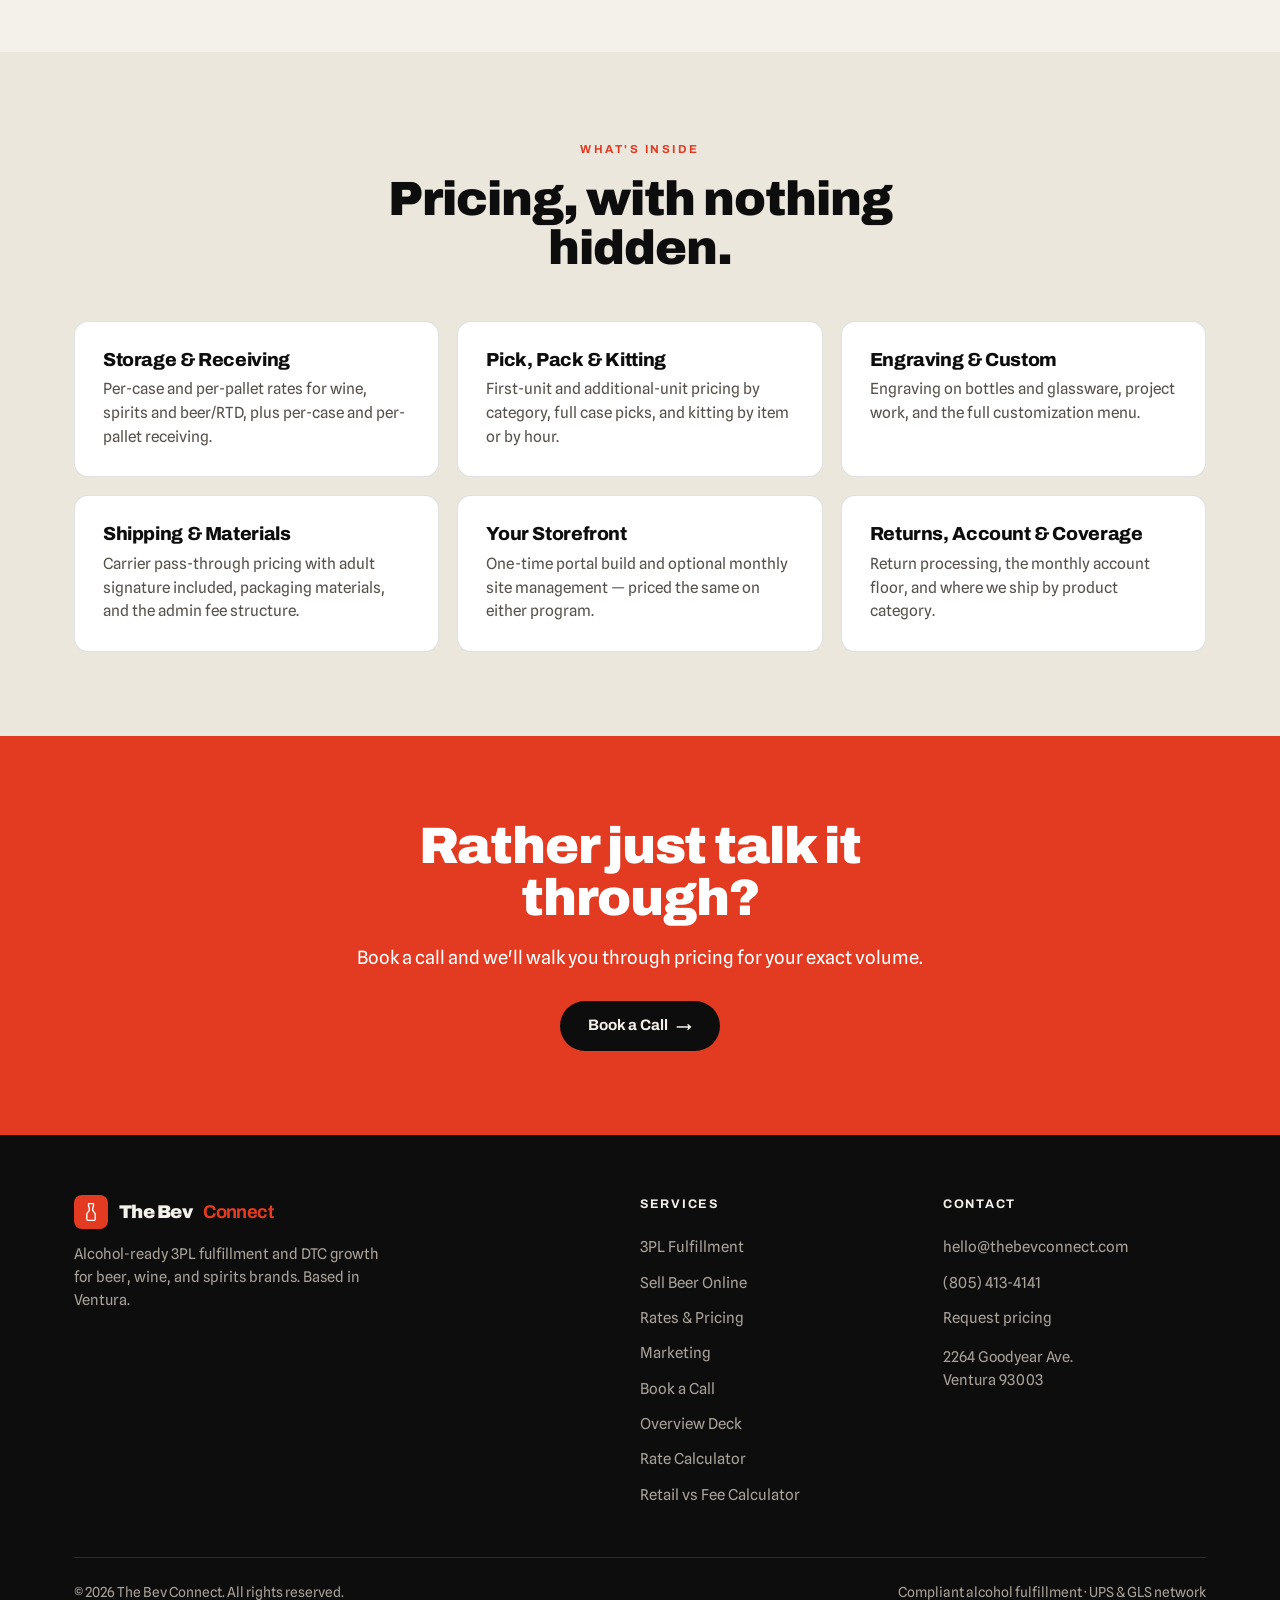
<file: rate-sheet.html>
<!DOCTYPE html>
<html lang="en">
<head>
<meta charset="UTF-8">
<meta name="viewport" content="width=device-width,initial-scale=1">
<title>Download Pricing &amp; Programs &mdash; The Bev Connect</title>
<meta name="description" content="Get The Bev Connect's full pricing &amp; programs sheet &mdash; per-shipment 3PL rates and the zero-fee retail partnership, side by side.">
<meta property="og:title" content="Download Pricing &amp; Programs &mdash; The Bev Connect">
<meta property="og:description" content="Get The Bev Connect's full pricing &amp; programs sheet &mdash; per-shipment 3PL rates and the zero-fee retail partnership, side by side.">
<meta property="og:type" content="website">
<link rel="icon" type="image/svg+xml" href="assets/favicon.svg">
<link rel="icon" type="image/png" sizes="32x32" href="assets/favicon-32.png">
<link rel="apple-touch-icon" href="assets/apple-touch-icon.png">
<link rel="stylesheet" href="assets/style.css">
</head>
<body>
<header class="site-head">
  <div class="wrap">
    <a class="brand" href="index.html"><span class="mark"><svg viewBox="0 0 24 24" fill="none"><path d="M9 2h6v3l-1 2v3l3 4v7a1 1 0 0 1-1 1H8a1 1 0 0 1-1-1v-7l3-4V7L9 5V2Z" stroke="#fff" stroke-width="1.6" stroke-linejoin="round"/></svg></span>The Bev<b>Connect</b></a>
    <button class="burger" aria-label="Menu"><span></span><span></span><span></span></button>
    <nav class="nav">
      <a href="index.html">Home</a>
      <a href="fulfillment.html">3PL Services</a>
      <a href="commerce.html">Sell Online</a>
      <a href="rate-sheet.html" class="active">Rates</a>
      <a href="marketing.html">Marketing</a>
      <a href="book-a-call.html" class="btn btn-red nav-cta">Book a Call <span class="arr">&#8594;</span></a>
    </nav>
  </div>
</header>

<section class="bg-paper2" style="padding-top:64px;padding-bottom:84px">
  <div class="wrap">
    <div class="magnet">
      <div class="magnet-visual reveal">
        <div class="sheet-mock">
          <h5>Pricing &amp; Programs</h5><div class="sub">The Bev Connect &mdash; two pages, every number</div>
          <div class="pricebar"><span>Wine pick &amp; pack</span><span>$4.00</span></div>
          <div class="pricebar"><span>Spirits pick &amp; pack</span><span>$4.75</span></div>
          <div class="pricebar"><span>Beer / RTD pick &amp; pack</span><span>$3.50</span></div>
          <div class="pricebar"><span>Storage (pallet)</span><span>$25/mo</span></div>
          <div class="pricebar"><span>Storefront build</span><span>$295</span></div>
          <div class="pricebar"><span>Retail partnership</span><span>$0.00</span></div>
          <div class="line"></div><div class="line"></div><div class="line s"></div>
        </div>
      </div>
      <div class="reveal">
        <span class="eyebrow">Free Download</span>
        <h1 style="font-size:clamp(2rem,4vw,3rem);margin:14px 0 14px">Get pricing &amp; programs.</h1>
        <p style="color:var(--muted);font-size:1.1rem;margin-bottom:22px">Two pages, both ways to work with us. Page one is the per-shipment 3PL rate card &mdash; storage, receiving, pick &amp; pack by category, kitting, engraving, materials, freight, returns and account terms. Page two is the retail partnership, where every one of those lines goes to zero. Get instant access on the next page.</p>
        <div class="form-card" style="padding:30px">
          <form name="rate-sheet-page" method="POST" data-netlify="true" netlify-honeypot="bot-field" action="/thank-you.html">
            <input type="hidden" name="form-name" value="rate-sheet-page">
            <p hidden><label>Don't fill this out: <input name="bot-field"></label></p>
            <div class="form-row"><div class="field"><label>First name *</label><input type="text" name="first-name" required></div><div class="field"><label>Last name</label><input type="text" name="last-name"></div></div>
            <div class="field"><label>Work email *</label><input type="email" name="email" required></div>
            <div class="form-row"><div class="field"><label>Brand / Company</label><input type="text" name="company"></div><div class="field"><label>What do you ship?</label><select name="product-type"><option value="">Select&hellip;</option><option>Wine</option><option>Spirits</option><option>Beer / RTD</option><option>Mixed beverage</option><option>Gifts / non-alcohol</option></select></div></div>
            <button type="submit" class="btn btn-red" style="width:100%;justify-content:center">Get the rate sheet <span class="arr">&#8594;</span></button>
            <p class="form-note">No spam &mdash; just your rate sheet and an optional follow-up about your fulfillment needs.</p>
          </form>
        </div>
      </div>
    </div>
  </div>
</section>

<section>
  <div class="wrap">
    <div class="sec-head center reveal"><span class="eyebrow">Two ways to work with us</span><h2>Pay per shipment, or pay nothing at all.</h2></div>
    <div class="feat-grid two">
      <div class="feat reveal">
        <span class="price-tag">Standard 3PL</span>
        <h3>You hold the license and stay seller of record.</h3>
        <p>You own the sale, we own the warehouse. Pick &amp; pack, storage, receiving, materials, freight and returns billed per shipment, with age verification, excise and compliance filing included. Open to beer, wine, and malt- or wine-based RTD brands.</p>
      </div>
      <div class="feat reveal">
        <span class="price-tag">Retail Partnership &mdash; $0.00</span>
        <h3>Sell to a wholesaler and every line above goes to zero.</h3>
        <p>Our licensed retail partner buys your product back out of the distributor, takes title, and handles everything after &ldquo;Add to cart.&rdquo; We earn on retail margin &mdash; nothing is ever invoiced to you. <!-- [REVIEW] licensing claim below — attorney sign-off before this ships -->This is the only path for spirits and spirits-based RTD brands, where licensing puts the retail sale on our side.</p>
      </div>
    </div>
    <p class="reveal" style="color:var(--muted);text-align:center;max-width:720px;margin:26px auto 0;font-size:.98rem">Same warehouse, same carriers, same compliance stack either way. The storefront build is $295 one-time on either program.</p>
  </div>
</section>

<section class="bg-paper2">
  <div class="wrap">
    <div class="sec-head center reveal"><span class="eyebrow">What's inside</span><h2>Pricing, with nothing hidden.</h2></div>
    <div class="feat-grid">
      <div class="feat reveal"><h3>Storage &amp; Receiving</h3><p>Per-case and per-pallet rates for wine, spirits and beer/RTD, plus per-case and per-pallet receiving.</p></div>
      <div class="feat reveal"><h3>Pick, Pack &amp; Kitting</h3><p>First-unit and additional-unit pricing by category, full case picks, and kitting by item or by hour.</p></div>
      <div class="feat reveal"><h3>Engraving &amp; Custom</h3><p>Engraving on bottles and glassware, project work, and the full customization menu.</p></div>
      <div class="feat reveal"><h3>Shipping &amp; Materials</h3><p>Carrier pass-through pricing with adult signature included, packaging materials, and the admin fee structure.</p></div>
      <div class="feat reveal"><h3>Your Storefront</h3><p>One-time portal build and optional monthly site management &mdash; priced the same on either program.</p></div>
      <div class="feat reveal"><h3>Returns, Account &amp; Coverage</h3><p>Return processing, the monthly account floor, and where we ship by product category.</p></div>
    </div>
  </div>
</section>

<section class="cta-band"><div class="wrap"><h2 class="reveal">Rather just talk it through?</h2><p class="reveal">Book a call and we'll walk you through pricing for your exact volume.</p><div class="reveal"><a href="book-a-call.html" class="btn btn-ink">Book a Call <span class="arr">&#8594;</span></a></div></div></section>

<footer class="site-foot">
  <div class="wrap">
    <div class="foot-grid">
      <div>
        <a class="brand" href="index.html"><span class="mark"><svg viewBox="0 0 24 24" fill="none"><path d="M9 2h6v3l-1 2v3l3 4v7a1 1 0 0 1-1 1H8a1 1 0 0 1-1-1v-7l3-4V7L9 5V2Z" stroke="#fff" stroke-width="1.6" stroke-linejoin="round"/></svg></span>The Bev<b>Connect</b></a>
        <p>Alcohol-ready 3PL fulfillment and DTC growth for beer, wine, and spirits brands. Based in Ventura.</p>
      </div>
      <div class="foot-col"><h5>Services</h5><a href="fulfillment.html">3PL Fulfillment</a><a href="sell-beer-online.html">Sell Beer Online</a><a href="rate-sheet.html">Rates &amp; Pricing</a><a href="marketing.html">Marketing</a><a href="book-a-call.html">Book a Call</a><a href="overview-deck.html">Overview Deck</a><a href="rate-calculator.html">Rate Calculator</a><a href="model-calculator.html">Retail vs Fee Calculator</a></div>
      <div class="foot-col"><h5>Contact</h5><a href="mailto:hello@thebevconnect.com">hello@thebevconnect.com</a><a href="tel:+18054134141">(805) 413-4141</a><a href="book-a-call.html">Request pricing</a><p style="margin-top:10px">2264 Goodyear Ave.<br>Ventura 93003</p></div>
    </div>
    <div class="foot-base"><span>&copy; 2026 The Bev Connect. All rights reserved.</span><span>Compliant alcohol fulfillment &middot; UPS &amp; GLS network</span></div>
  </div>
</footer>
<script src="assets/main.js"></script>
</body>
</html>
</file>
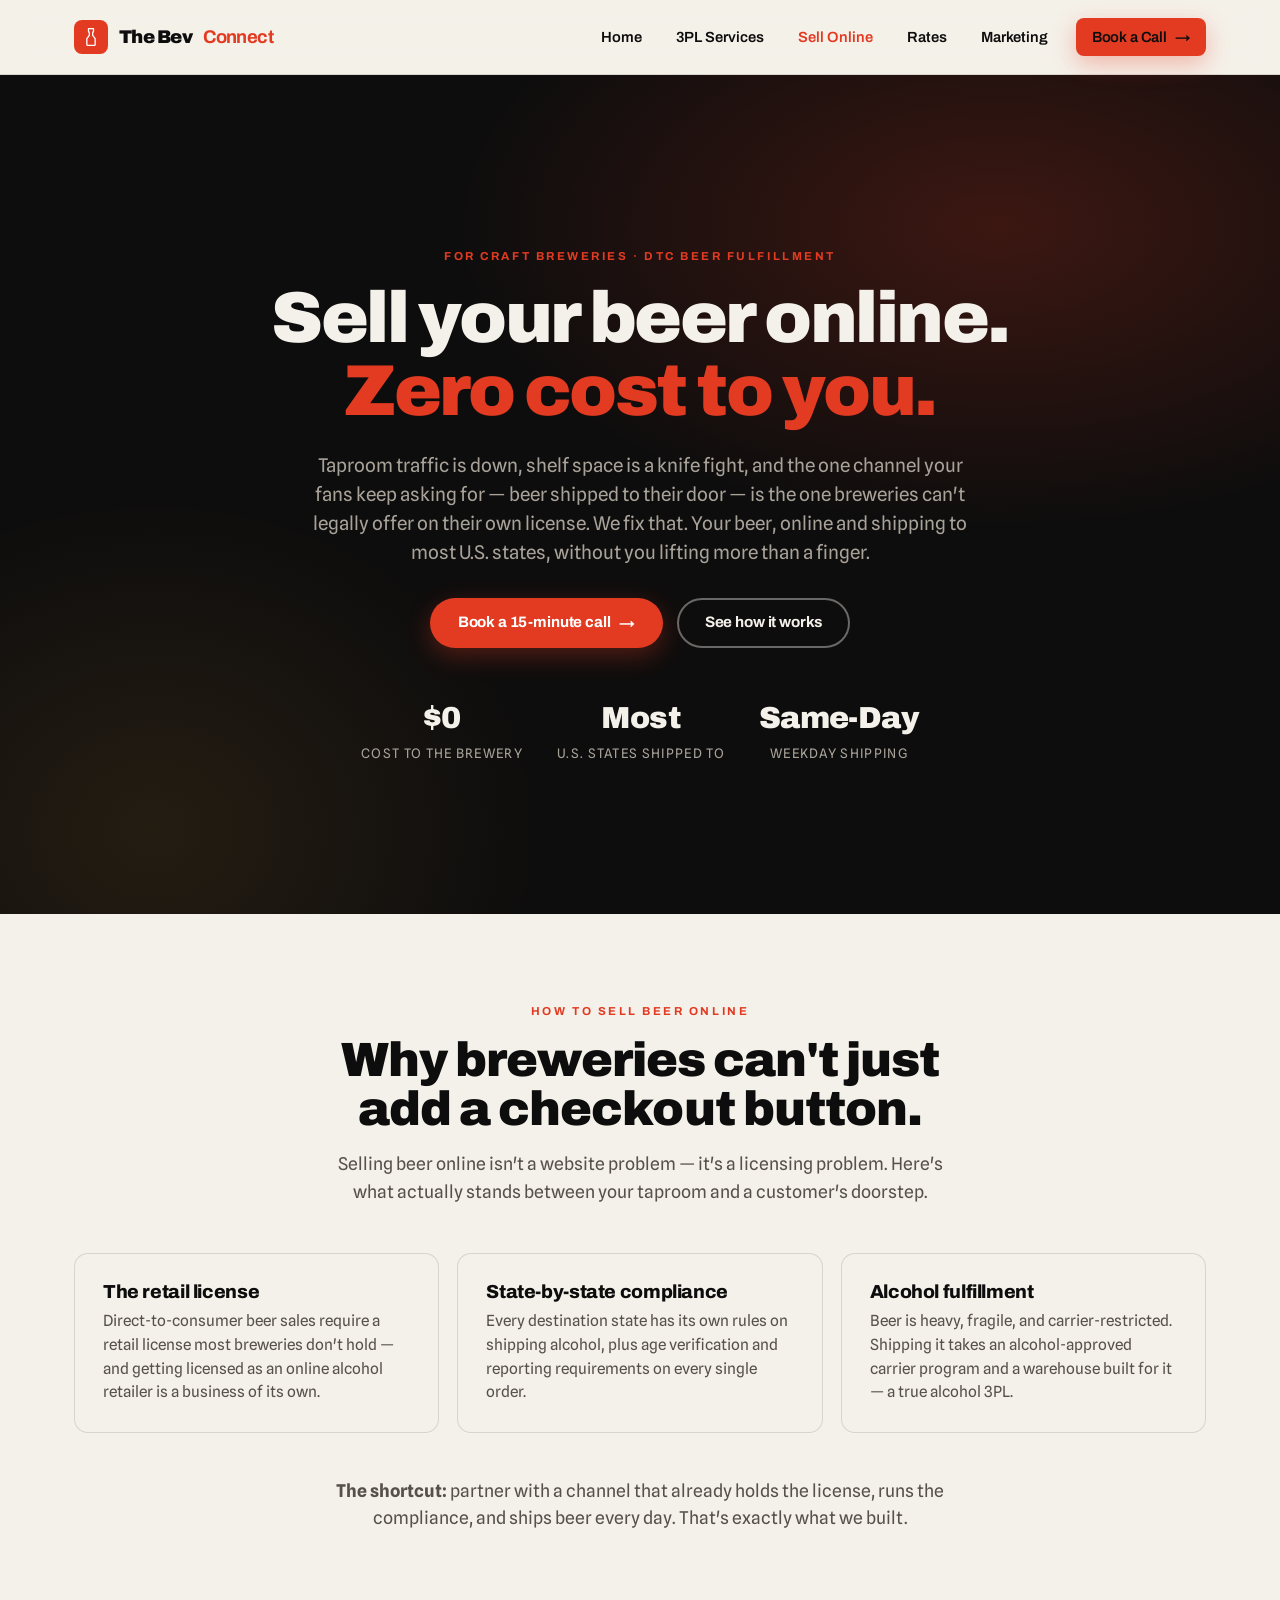
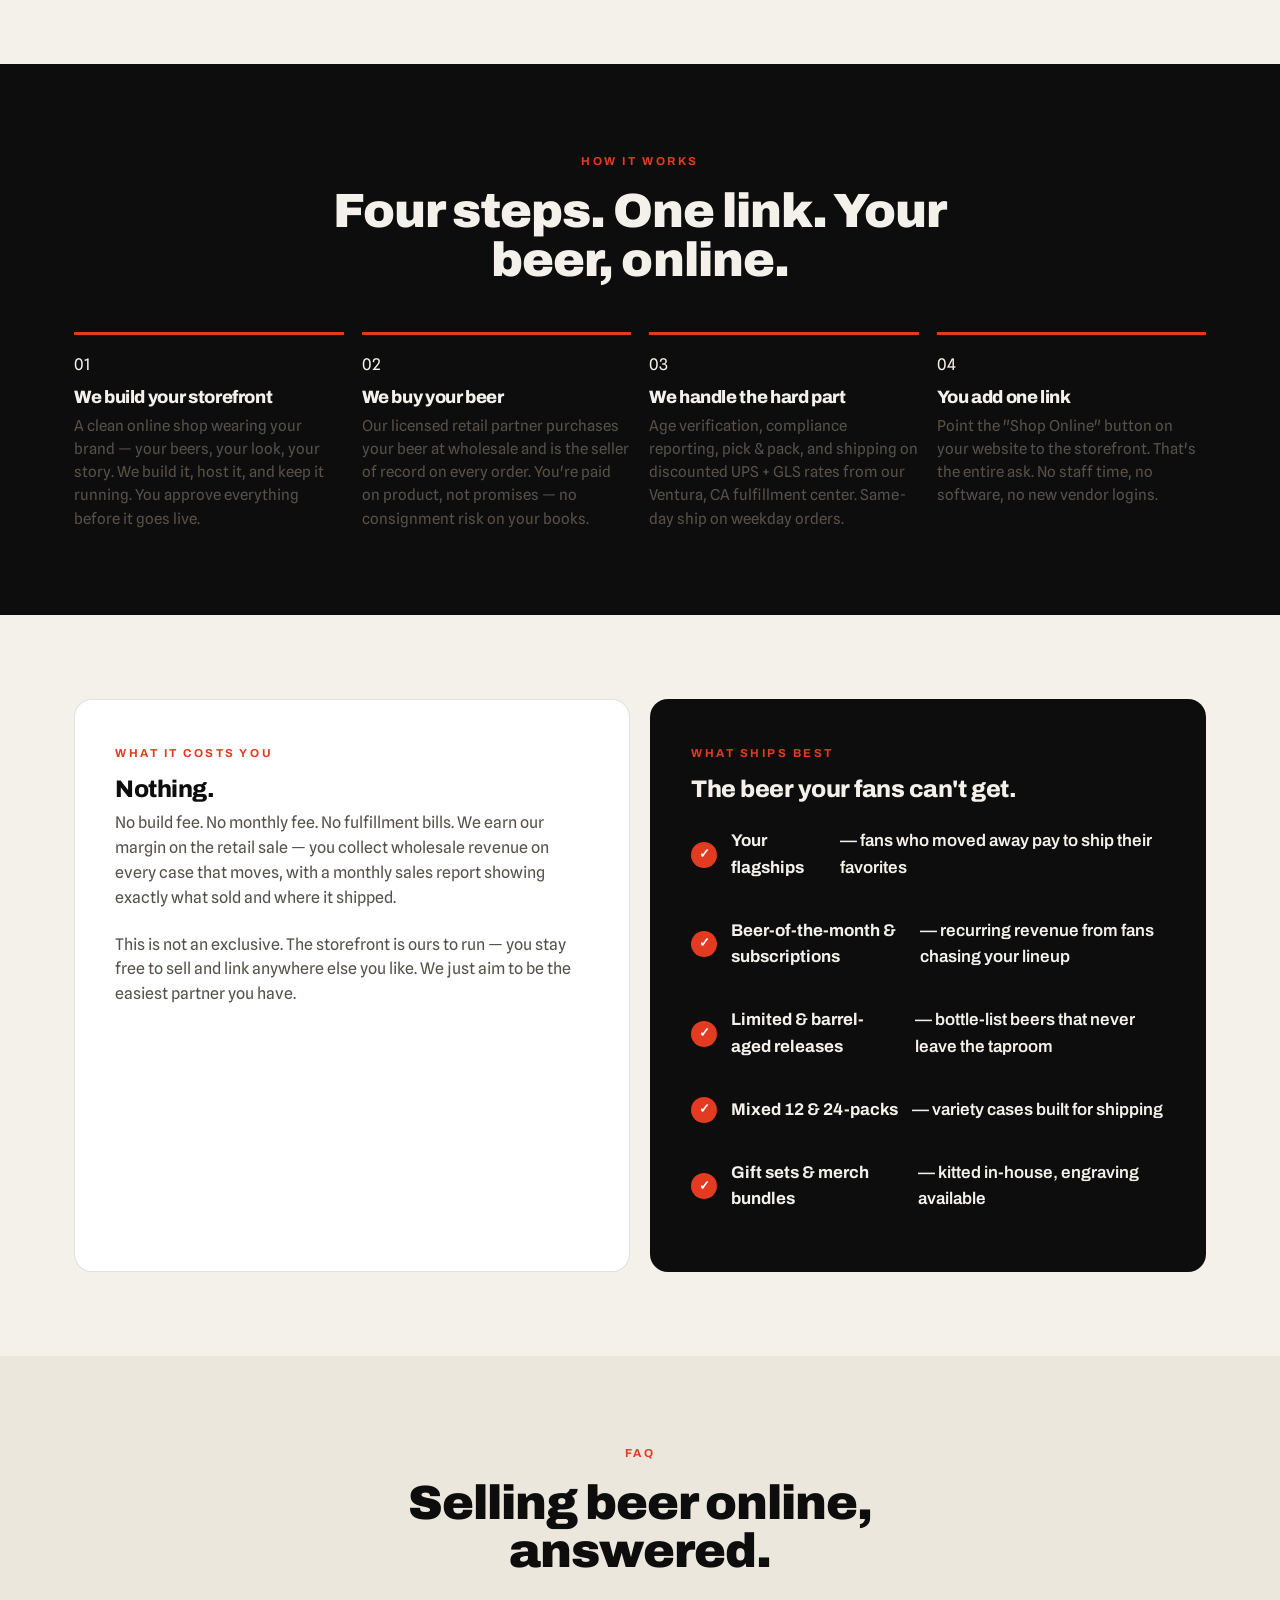
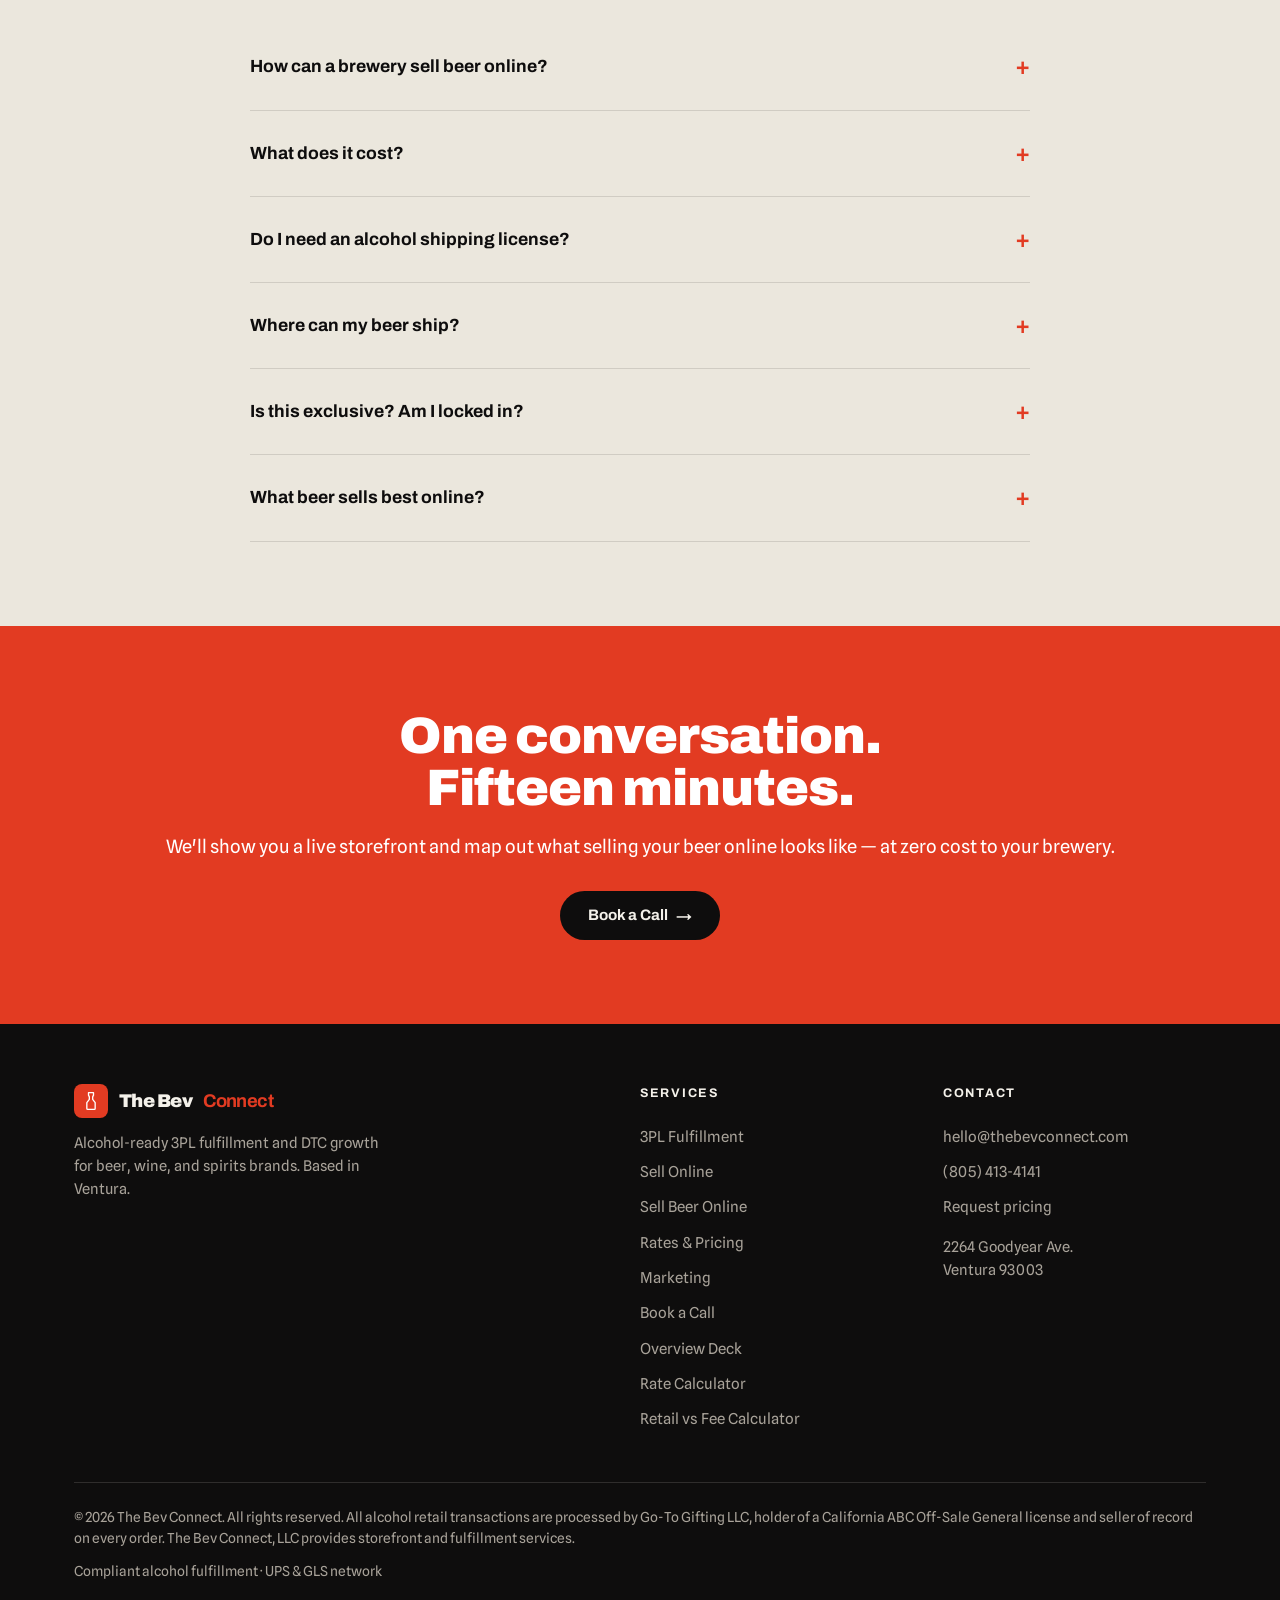
<file: sell-beer-online.html>
<!DOCTYPE html>
<html lang="en">
<head>
<meta charset="UTF-8">
<meta name="viewport" content="width=device-width,initial-scale=1">
<title>How to Sell Beer Online &mdash; Zero-Cost DTC Storefronts for Breweries | The Bev Connect</title>
<meta name="description" content="Want to sell your beer online? We build your branded storefront, our licensed retail partner captures the sale, and we handle age verification, compliance, and shipping to most U.S. states. Zero cost to the brewery.">
<link rel="canonical" href="https://thebevconnect.com/sell-beer-online.html">
<meta property="og:title" content="How to Sell Beer Online &mdash; Zero-Cost DTC Storefronts for Breweries | The Bev Connect">
<meta property="og:description" content="We build your branded beer storefront, capture the sale through a licensed retailer, and ship to most U.S. states with age verification and compliance handled. No cost to the brewery.">
<meta property="og:type" content="website">
<link rel="icon" type="image/svg+xml" href="assets/favicon.svg">
<link rel="icon" type="image/png" sizes="32x32" href="assets/favicon-32.png">
<link rel="apple-touch-icon" href="assets/apple-touch-icon.png">
<link rel="stylesheet" href="assets/style.css">
<script type="application/ld+json">
{
  "@context": "https://schema.org",
  "@type": "Service",
  "name": "Sell Beer Online \u2014 Brewery DTC Storefront Program",
  "serviceType": "Alcohol ecommerce and fulfillment",
  "provider": {
    "@type": "Organization",
    "name": "The Bev Connect",
    "url": "https://thebevconnect.com",
    "address": {
      "@type": "PostalAddress",
      "streetAddress": "2264 Goodyear Ave.",
      "addressLocality": "Ventura",
      "addressRegion": "CA",
      "postalCode": "93003",
      "addressCountry": "US"
    }
  },
  "areaServed": "US",
  "audience": { "@type": "Audience", "audienceType": "Craft breweries" },
  "description": "A zero-cost program for craft breweries to sell beer online: branded storefront build and hosting, licensed retail sale capture, age verification, compliance reporting, and DTC beer fulfillment and shipping."
}
</script>
<script type="application/ld+json">
{
  "@context": "https://schema.org",
  "@type": "FAQPage",
  "mainEntity": [
    {
      "@type": "Question",
      "name": "How can a brewery sell beer online?",
      "acceptedAnswer": { "@type": "Answer", "text": "Most breweries can't ship beer direct-to-consumer on their own license, so the practical path is partnering with a licensed retail channel. In our program, we build a branded storefront for your beer, our licensed retail partner purchases your beer at wholesale and acts as the seller of record on every order, and our Ventura, CA fulfillment center handles age verification, compliance reporting, pick and pack, and shipping." }
    },
    {
      "@type": "Question",
      "name": "What does it cost a brewery to sell beer online with The Bev Connect?",
      "acceptedAnswer": { "@type": "Answer", "text": "Nothing. There's no build fee, no monthly fee, and no fulfillment bills. We earn our margin on the retail sale, and the brewery collects wholesale revenue on every case that moves, with a monthly sales report showing exactly what sold and where it shipped." }
    },
    {
      "@type": "Question",
      "name": "Do I need an alcohol shipping license to sell my beer online?",
      "acceptedAnswer": { "@type": "Answer", "text": "Not in this program. The licensed retailer is the seller of record on every order, so there's no license work, website build, checkout, or shipping compliance on the brewery's side. Your only task is pointing a 'Shop Online' button on your website at the storefront." }
    },
    {
      "@type": "Question",
      "name": "Where can my beer ship?",
      "acceptedAnswer": { "@type": "Answer", "text": "Orders ship compliantly to most U.S. states from our Ventura, CA fulfillment center on discounted UPS and GLS rates, with same-day shipping on weekday orders. Eligible destinations are confirmed at checkout on every order." }
    },
    {
      "@type": "Question",
      "name": "Is the storefront exclusive?",
      "acceptedAnswer": { "@type": "Answer", "text": "No. The storefront is ours to run, and you stay free to sell and link anywhere else you like. Programs are month-to-month." }
    },
    {
      "@type": "Question",
      "name": "What beer sells best online?",
      "acceptedAnswer": { "@type": "Answer", "text": "Regional flagships that fans who moved away can't get locally, beer-of-the-month clubs and subscriptions, limited and barrel-aged releases that never leave the taproom, mixed 12- and 24-packs built for shipping, and gift sets and merch bundles kitted in-house." }
    }
  ]
}
</script>
</head>
<body>
<header class="site-head">
  <div class="wrap">
    <a class="brand" href="index.html"><span class="mark"><svg viewBox="0 0 24 24" fill="none"><path d="M9 2h6v3l-1 2v3l3 4v7a1 1 0 0 1-1 1H8a1 1 0 0 1-1-1v-7l3-4V7L9 5V2Z" stroke="#fff" stroke-width="1.6" stroke-linejoin="round"/></svg></span>The Bev<b>Connect</b></a>
    <button class="burger" aria-label="Menu"><span></span><span></span><span></span></button>
    <nav class="nav">
      <a href="index.html">Home</a>
      <a href="fulfillment.html">3PL Services</a>
      <a href="commerce.html" class="active">Sell Online</a>
      <a href="rate-sheet.html">Rates</a>
      <a href="marketing.html">Marketing</a>
      <a href="book-a-call.html" class="btn btn-red nav-cta">Book a Call <span class="arr">&#8594;</span></a>
    </nav>
  </div>
</header>

<section class="hero">
  <div class="wrap" style="grid-template-columns:1fr;text-align:center;padding-bottom:64px">
    <div style="max-width:820px;margin:0 auto">
      <span class="eyebrow">For Craft Breweries &middot; DTC Beer Fulfillment</span>
      <h1 style="margin-top:14px">Sell your beer online. <span class="hl">Zero cost to you.</span></h1>
      <p class="sub" style="margin:22px auto 30px;max-width:62ch">Taproom traffic is down, shelf space is a knife fight, and the one channel your fans keep asking for &mdash; beer shipped to their door &mdash; is the one breweries can't legally offer on their own license. We fix that. Your beer, online and shipping to most U.S. states, without you lifting more than a finger.</p>
      <div class="cta-row" style="justify-content:center">
        <a href="book-a-call.html" class="btn btn-red">Book a 15-minute call <span class="arr">&#8594;</span></a>
        <a href="#how-it-works" class="btn btn-ghost-light">See how it works</a>
      </div>
      <div class="hero-stats" style="justify-content:center">
        <div class="s"><b>$0</b><span>Cost to the Brewery</span></div>
        <div class="s"><b>Most</b><span>U.S. States Shipped To</span></div>
        <div class="s"><b>Same-Day</b><span>Weekday Shipping</span></div>
      </div>
    </div>
  </div>
</section>

<section>
  <div class="wrap">
    <div class="sec-head center reveal"><span class="eyebrow">How to sell beer online</span><h2>Why breweries can't just add a checkout button.</h2><p>Selling beer online isn't a website problem &mdash; it's a licensing problem. Here's what actually stands between your taproom and a customer's doorstep.</p></div>
    <div class="feat-grid reveal" style="grid-template-columns:repeat(3,1fr)">
      <div class="feat"><h3>The retail license</h3><p>Direct-to-consumer beer sales require a retail license most breweries don't hold &mdash; and getting licensed as an online alcohol retailer is a business of its own.</p></div>
      <div class="feat"><h3>State-by-state compliance</h3><p>Every destination state has its own rules on shipping alcohol, plus age verification and reporting requirements on every single order.</p></div>
      <div class="feat"><h3>Alcohol fulfillment</h3><p>Beer is heavy, fragile, and carrier-restricted. Shipping it takes an alcohol-approved carrier program and a warehouse built for it &mdash; a true alcohol 3PL.</p></div>
    </div>
    <div class="sec-head center reveal" style="margin-top:44px"><p style="max-width:64ch;margin:0 auto"><strong>The shortcut:</strong> partner with a channel that already holds the license, runs the compliance, and ships beer every day. That's exactly what we built.</p></div>
  </div>
</section>

<section class="bg-ink" id="how-it-works">
  <div class="wrap">
    <div class="sec-head center reveal"><span class="eyebrow">How it works</span><h2 style="color:var(--paper)">Four steps. One link. Your beer, online.</h2></div>
    <div class="steps reveal">
      <div class="step"><div class="n">01</div><h3>We build your storefront</h3><p>A clean online shop wearing your brand &mdash; your beers, your look, your story. We build it, host it, and keep it running. You approve everything before it goes live.</p></div>
      <div class="step"><div class="n">02</div><h3>We buy your beer</h3><p>Our licensed retail partner purchases your beer at wholesale and is the seller of record on every order. You're paid on product, not promises &mdash; no consignment risk on your books.</p></div>
      <div class="step"><div class="n">03</div><h3>We handle the hard part</h3><p>Age verification, compliance reporting, pick &amp; pack, and shipping on discounted UPS + GLS rates from our Ventura, CA fulfillment center. Same-day ship on weekday orders.</p></div>
      <div class="step"><div class="n">04</div><h3>You add one link</h3><p>Point the "Shop Online" button on your website to the storefront. That's the entire ask. No staff time, no software, no new vendor logins.</p></div>
    </div>
  </div>
</section>

<section>
  <div class="wrap">
    <div class="split" style="align-items:stretch">
      <div class="split-card light reveal">
        <span class="eyebrow">What it costs you</span>
        <h3 style="margin-top:12px">Nothing.</h3>
        <p>No build fee. No monthly fee. No fulfillment bills. We earn our margin on the retail sale &mdash; you collect wholesale revenue on every case that moves, with a monthly sales report showing exactly what sold and where it shipped.</p>
        <p style="margin-top:10px">This is not an exclusive. The storefront is ours to run &mdash; you stay free to sell and link anywhere else you like. We just aim to be the easiest partner you have.</p>
      </div>
      <div class="split-card dark reveal">
        <span class="eyebrow">What ships best</span>
        <h3 style="margin-top:12px">The beer your fans can't get.</h3>
        <ul class="svc-list" style="grid-template-columns:1fr;margin-top:8px">
          <li><span class="ck">&#10003;</span><strong>Your flagships</strong> &mdash; fans who moved away pay to ship their favorites</li>
          <li><span class="ck">&#10003;</span><strong>Beer-of-the-month &amp; subscriptions</strong> &mdash; recurring revenue from fans chasing your lineup</li>
          <li><span class="ck">&#10003;</span><strong>Limited &amp; barrel-aged releases</strong> &mdash; bottle-list beers that never leave the taproom</li>
          <li><span class="ck">&#10003;</span><strong>Mixed 12 &amp; 24-packs</strong> &mdash; variety cases built for shipping</li>
          <li><span class="ck">&#10003;</span><strong>Gift sets &amp; merch bundles</strong> &mdash; kitted in-house, engraving available</li>
        </ul>
      </div>
    </div>
  </div>
</section>

<section class="bg-paper2">
  <div class="wrap">
    <div class="sec-head center reveal"><span class="eyebrow">FAQ</span><h2>Selling beer online, answered.</h2></div>
    <div class="faq reveal">
      <details>
        <summary>How can a brewery sell beer online?</summary>
        <p>Most breweries can't ship DTC on their own license, so the practical path is partnering with a licensed retail channel. We build a branded storefront for your beer, our licensed retail partner purchases at wholesale and acts as seller of record on every order, and our Ventura, CA fulfillment center handles age verification, compliance reporting, pick &amp; pack, and shipping.</p>
      </details>
      <details>
        <summary>What does it cost?</summary>
        <p>Nothing. No build fee, no monthly fee, no fulfillment bills. We earn our margin on the retail sale; you collect wholesale revenue on every case that moves, with a monthly sales report showing what sold and where it shipped.</p>
      </details>
      <details>
        <summary>Do I need an alcohol shipping license?</summary>
        <p>Not in this program. The licensed retailer is the seller of record on every order &mdash; no license work, website build, checkout, or shipping compliance on your side. Your only task is pointing a "Shop Online" button at the storefront.</p>
      </details>
      <details>
        <summary>Where can my beer ship?</summary>
        <p>Orders ship compliantly to most U.S. states from Ventura, CA on discounted UPS and GLS rates, with same-day shipping on weekday orders. Eligible destinations are confirmed at checkout on every order.</p>
      </details>
      <details>
        <summary>Is this exclusive? Am I locked in?</summary>
        <p>No and no. The storefront is ours to run &mdash; you stay free to sell and link anywhere else you like. Programs are month-to-month.</p>
      </details>
      <details>
        <summary>What beer sells best online?</summary>
        <p>Regional flagships fans can't get locally, beer-of-the-month clubs and subscriptions, limited and barrel-aged releases, mixed 12 &amp; 24-packs built for shipping, and gift sets kitted in-house with engraving available.</p>
      </details>
    </div>
  </div>
</section>

<section class="cta-band"><div class="wrap"><h2 class="reveal">One conversation. Fifteen minutes.</h2><p class="reveal">We'll show you a live storefront and map out what selling your beer online looks like &mdash; at zero cost to your brewery.</p><div class="reveal"><a href="book-a-call.html" class="btn btn-ink">Book a Call <span class="arr">&#8594;</span></a></div></div></section>

<footer class="site-foot">
  <div class="wrap">
    <div class="foot-grid">
      <div>
        <a class="brand" href="index.html"><span class="mark"><svg viewBox="0 0 24 24" fill="none"><path d="M9 2h6v3l-1 2v3l3 4v7a1 1 0 0 1-1 1H8a1 1 0 0 1-1-1v-7l3-4V7L9 5V2Z" stroke="#fff" stroke-width="1.6" stroke-linejoin="round"/></svg></span>The Bev<b>Connect</b></a>
        <p>Alcohol-ready 3PL fulfillment and DTC growth for beer, wine, and spirits brands. Based in Ventura.</p>
      </div>
      <div class="foot-col"><h5>Services</h5><a href="fulfillment.html">3PL Fulfillment</a><a href="commerce.html">Sell Online</a><a href="sell-beer-online.html">Sell Beer Online</a><a href="rate-sheet.html">Rates &amp; Pricing</a><a href="marketing.html">Marketing</a><a href="book-a-call.html">Book a Call</a><a href="overview-deck.html">Overview Deck</a><a href="rate-calculator.html">Rate Calculator</a><a href="model-calculator.html">Retail vs Fee Calculator</a></div>
      <div class="foot-col"><h5>Contact</h5><a href="mailto:hello@thebevconnect.com">hello@thebevconnect.com</a><a href="tel:+18054134141">(805) 413-4141</a><a href="book-a-call.html">Request pricing</a><p style="margin-top:10px">2264 Goodyear Ave.<br>Ventura 93003</p></div>
    </div>
    <div class="foot-base"><span>&copy; 2026 The Bev Connect. All rights reserved. All alcohol retail transactions are processed by Go-To Gifting LLC, holder of a California ABC Off-Sale General license and seller of record on every order. The Bev Connect, LLC provides storefront and fulfillment services.</span><span>Compliant alcohol fulfillment &middot; UPS &amp; GLS network</span></div>
  </div>
</footer>
<script src="assets/main.js"></script>
</body>
</html>
</file>
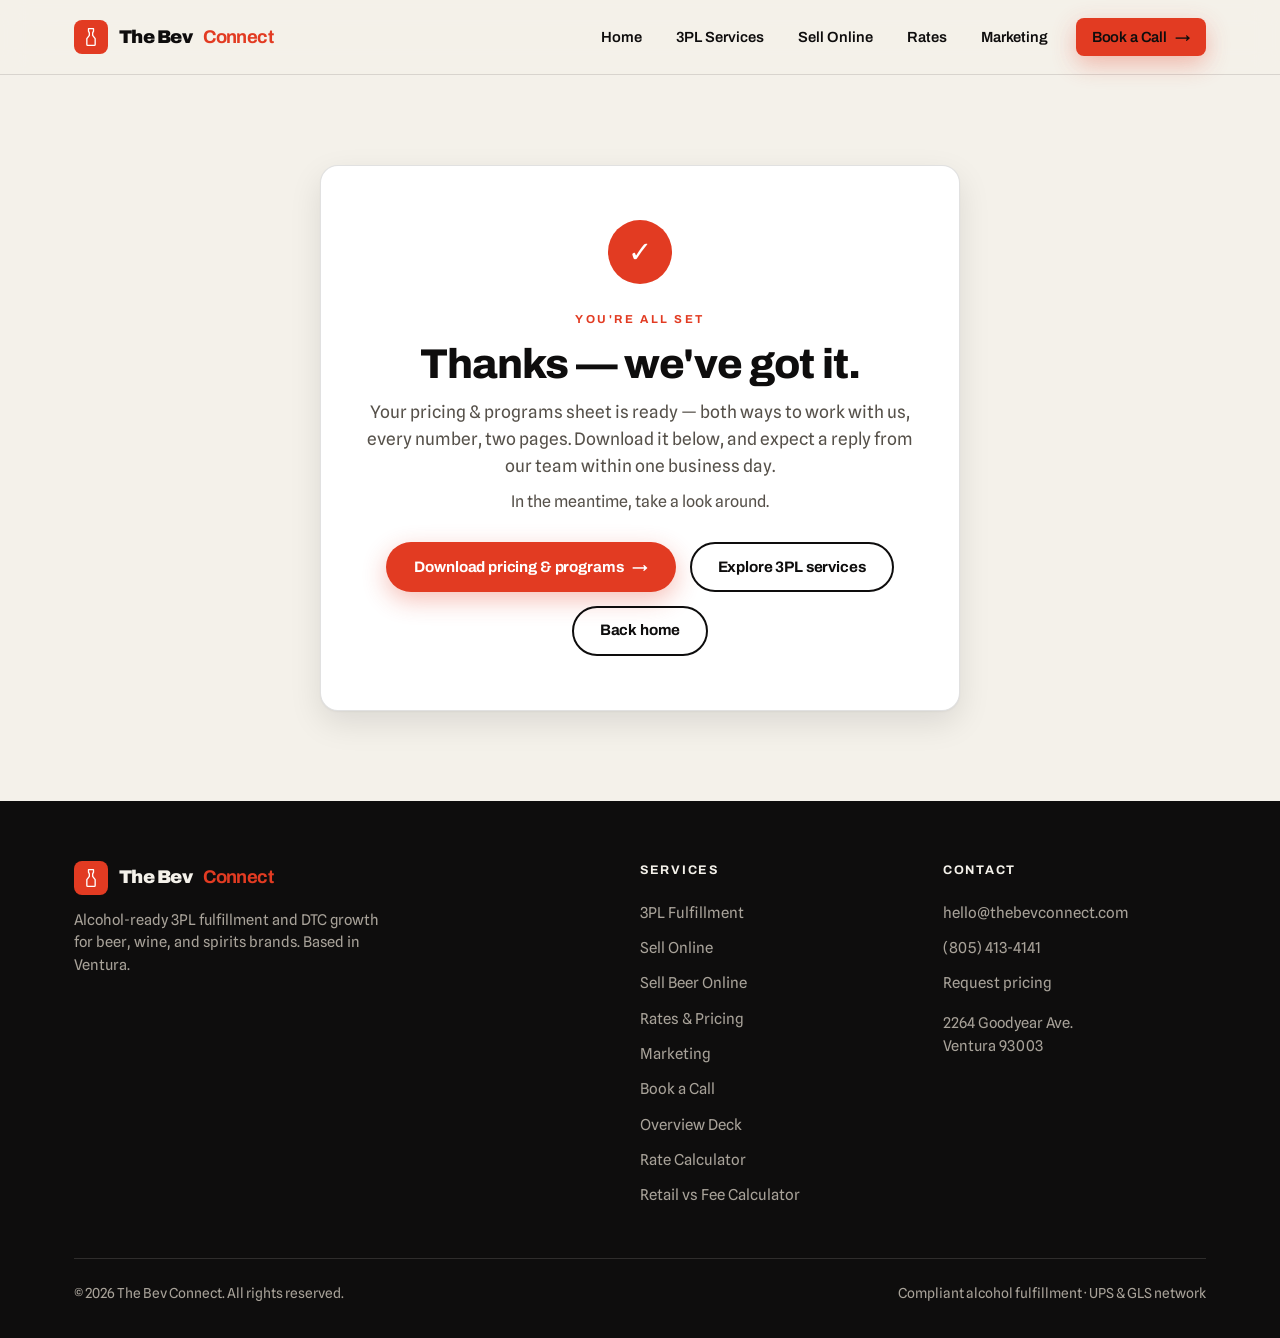
<file: thank-you.html>
<!DOCTYPE html>
<html lang="en">
<head>
<meta charset="UTF-8">
<meta name="viewport" content="width=device-width,initial-scale=1">
<title>Thank You &mdash; The Bev Connect</title>
<meta name="description" content="Thanks for reaching out to The Bev Connect.">
<meta property="og:title" content="Thank You &mdash; The Bev Connect">
<meta property="og:description" content="Thanks for reaching out to The Bev Connect.">
<meta property="og:type" content="website">
<link rel="icon" type="image/svg+xml" href="assets/favicon.svg">
<link rel="icon" type="image/png" sizes="32x32" href="assets/favicon-32.png">
<link rel="apple-touch-icon" href="assets/apple-touch-icon.png">
<link rel="stylesheet" href="assets/style.css">
</head>
<body>
<header class="site-head">
  <div class="wrap">
    <a class="brand" href="index.html"><span class="mark"><svg viewBox="0 0 24 24" fill="none"><path d="M9 2h6v3l-1 2v3l3 4v7a1 1 0 0 1-1 1H8a1 1 0 0 1-1-1v-7l3-4V7L9 5V2Z" stroke="#fff" stroke-width="1.6" stroke-linejoin="round"/></svg></span>The Bev<b>Connect</b></a>
    <button class="burger" aria-label="Menu"><span></span><span></span><span></span></button>
    <nav class="nav">
      <a href="index.html">Home</a>
      <a href="fulfillment.html">3PL Services</a>
      <a href="commerce.html">Sell Online</a>
      <a href="rate-sheet.html">Rates</a>
      <a href="marketing.html">Marketing</a>
      <a href="book-a-call.html" class="btn btn-red nav-cta">Book a Call <span class="arr">&#8594;</span></a>
    </nav>
  </div>
</header>

<section style="padding-top:90px;padding-bottom:90px">
  <div class="wrap">
    <div class="form-card reveal" style="max-width:640px;margin:0 auto;text-align:center;padding:54px 44px">
      <div style="width:64px;height:64px;border-radius:50%;background:var(--red);color:#fff;display:grid;place-items:center;margin:0 auto 22px;font-size:1.8rem">&#10003;</div>
      <span class="eyebrow">You're all set</span>
      <h1 style="font-size:clamp(1.9rem,4vw,2.6rem);margin:12px 0 14px">Thanks &mdash; we've got it.</h1>
      <p style="color:var(--muted);font-size:1.08rem;margin-bottom:10px">Your pricing &amp; programs sheet is ready &mdash; both ways to work with us, every number, two pages. Download it below, and expect a reply from our team within one business day.</p>
      <p style="color:var(--muted);margin-bottom:28px">In the meantime, take a look around.</p>
      <div style="display:flex;gap:14px;justify-content:center;flex-wrap:wrap">
        <a href="assets/downloads/the-bev-connect-pricing-and-programs.pdf" download class="btn btn-red">Download pricing &amp; programs <span class="arr">&#8594;</span></a>
        <a href="fulfillment.html" class="btn btn-ghost">Explore 3PL services</a>
        <a href="index.html" class="btn btn-ghost">Back home</a>
      </div>
    </div>
  </div>
</section>

<footer class="site-foot">
  <div class="wrap">
    <div class="foot-grid">
      <div>
        <a class="brand" href="index.html"><span class="mark"><svg viewBox="0 0 24 24" fill="none"><path d="M9 2h6v3l-1 2v3l3 4v7a1 1 0 0 1-1 1H8a1 1 0 0 1-1-1v-7l3-4V7L9 5V2Z" stroke="#fff" stroke-width="1.6" stroke-linejoin="round"/></svg></span>The Bev<b>Connect</b></a>
        <p>Alcohol-ready 3PL fulfillment and DTC growth for beer, wine, and spirits brands. Based in Ventura.</p>
      </div>
      <div class="foot-col"><h5>Services</h5><a href="fulfillment.html">3PL Fulfillment</a><a href="commerce.html">Sell Online</a><a href="sell-beer-online.html">Sell Beer Online</a><a href="rate-sheet.html">Rates &amp; Pricing</a><a href="marketing.html">Marketing</a><a href="book-a-call.html">Book a Call</a><a href="overview-deck.html">Overview Deck</a><a href="rate-calculator.html">Rate Calculator</a><a href="model-calculator.html">Retail vs Fee Calculator</a></div>
      <div class="foot-col"><h5>Contact</h5><a href="mailto:hello@thebevconnect.com">hello@thebevconnect.com</a><a href="tel:+18054134141">(805) 413-4141</a><a href="book-a-call.html">Request pricing</a><p style="margin-top:10px">2264 Goodyear Ave.<br>Ventura 93003</p></div>
    </div>
    <div class="foot-base"><span>&copy; 2026 The Bev Connect. All rights reserved.</span><span>Compliant alcohol fulfillment &middot; UPS &amp; GLS network</span></div>
  </div>
</footer>
<script src="assets/main.js"></script>
</body>
</html>
</file>
<file: assets/style.css>
@import url('https://fonts.googleapis.com/css2?family=Archivo:wght@400;500;600;700;800;900&family=Spline+Sans:wght@400;500;600;700&display=swap');

:root{
  --ink:#0e0d0d;--ink-2:#1a1818;--paper:#f4f1ea;--paper-2:#ebe7dd;
  --red:#e23b22;--red-dark:#c22f18;--amber:#e8a73e;--green:#2f7d4f;
  --line:rgba(14,13,13,.12);--line-dark:rgba(244,241,234,.14);
  --muted:#56514a;--muted-dark:#a8a299;
  --shadow:0 1px 2px rgba(0,0,0,.04),0 12px 32px rgba(0,0,0,.10);
  --radius:14px;--maxw:1180px;
  --display:'Archivo',sans-serif;--body:'Spline Sans',sans-serif;
}
*{box-sizing:border-box;margin:0;padding:0}
html{scroll-behavior:smooth}
body{font-family:var(--body);background:var(--paper);color:var(--ink);line-height:1.55;-webkit-font-smoothing:antialiased;overflow-x:hidden}
a{color:inherit;text-decoration:none}
img{max-width:100%;display:block}
.wrap{max-width:var(--maxw);margin:0 auto;padding:0 24px}
h1,h2,h3,h4{font-family:var(--display);line-height:1.02;letter-spacing:-.02em;font-weight:800}
.eyebrow{font-family:var(--display);font-weight:700;font-size:.72rem;letter-spacing:.22em;text-transform:uppercase;color:var(--red);display:inline-block}

.btn{display:inline-flex;align-items:center;gap:.55em;font-family:var(--display);font-weight:700;font-size:.95rem;padding:15px 26px;border-radius:999px;border:2px solid transparent;cursor:pointer;transition:transform .15s ease,box-shadow .2s ease,background .2s ease;letter-spacing:-.01em;line-height:1}
.btn:hover{transform:translateY(-2px)}
.btn-red{background:var(--red);color:#fff;box-shadow:0 8px 24px rgba(226,59,34,.32)}
.btn-red:hover{background:var(--red-dark)}
.btn-ink{background:var(--ink);color:var(--paper)}
.btn-ink:hover{background:#000}
.btn-ghost{background:transparent;border-color:var(--ink);color:var(--ink)}
.btn-ghost:hover{background:var(--ink);color:var(--paper)}
.btn-ghost-light{background:transparent;border-color:rgba(244,241,234,.4);color:var(--paper)}
.btn-ghost-light:hover{background:var(--paper);color:var(--ink)}
.btn .arr{font-size:1.05em;transition:transform .15s ease}
.btn:hover .arr{transform:translateX(3px)}

.site-head{position:sticky;top:0;z-index:50;background:rgba(244,241,234,.82);backdrop-filter:blur(12px);border-bottom:1px solid var(--line)}
.site-head .wrap{display:flex;align-items:center;justify-content:space-between;height:74px}
.brand{display:flex;align-items:center;gap:11px;font-family:var(--display);font-weight:900;font-size:1.15rem;letter-spacing:-.03em}
.brand .mark{width:34px;height:34px;border-radius:8px;background:var(--red);display:grid;place-items:center;flex:none}
.brand .mark svg{width:20px;height:20px}
.brand b{color:var(--red)}
.nav{display:flex;align-items:center;gap:6px}
.nav a{font-family:var(--display);font-weight:600;font-size:.92rem;padding:9px 14px;border-radius:8px;color:var(--ink);transition:background .15s}
.nav a:hover{background:var(--paper-2)}
.nav a.active{color:var(--red)}
.nav .nav-cta{margin-left:8px}
.burger{display:none;background:none;border:0;cursor:pointer;width:42px;height:42px}
.burger span{display:block;width:22px;height:2px;background:var(--ink);margin:5px auto;transition:.2s}
@media(max-width:860px){
  .nav{position:absolute;top:74px;left:0;right:0;background:var(--paper);border-bottom:1px solid var(--line);flex-direction:column;align-items:stretch;gap:0;padding:10px 24px 18px;display:none}
  .nav.open{display:flex}
  .nav a{padding:14px 6px;border-bottom:1px solid var(--line)}
  .nav .nav-cta{margin:12px 0 0;justify-content:center}
  .burger{display:block}
}

.hero{background:var(--ink);color:var(--paper);position:relative;overflow:hidden}
.hero::before{content:"";position:absolute;inset:0;background:radial-gradient(900px 500px at 78% 18%,rgba(226,59,34,.22),transparent 60%),radial-gradient(700px 600px at 12% 90%,rgba(232,167,62,.10),transparent 55%);pointer-events:none}
.hero .wrap{position:relative;display:grid;grid-template-columns:1.05fr .95fr;gap:50px;align-items:center;padding:84px 24px 92px}
.hero h1{font-size:clamp(2.6rem,6vw,4.5rem);font-weight:900;letter-spacing:-.035em}
.hero h1 .hl{color:var(--red)}
.hero .sub{font-size:1.18rem;color:var(--muted-dark);margin:22px 0 32px;max-width:30ch}
.hero .cta-row{display:flex;gap:14px;flex-wrap:wrap}
.hero-stats{display:flex;gap:34px;margin-top:46px;flex-wrap:wrap}
.hero-stats .s b{font-family:var(--display);font-size:1.9rem;font-weight:900;display:block;letter-spacing:-.02em}
.hero-stats .s span{font-size:.82rem;color:var(--muted-dark);text-transform:uppercase;letter-spacing:.1em}
.hero-art{position:relative}
.hero-card{background:var(--ink-2);border:1px solid var(--line-dark);border-radius:18px;padding:26px;box-shadow:0 30px 60px rgba(0,0,0,.4)}
.hero-card h4{font-size:.78rem;letter-spacing:.18em;text-transform:uppercase;color:var(--muted-dark);font-weight:700}
.trust-row{display:flex;align-items:flex-start;gap:14px;padding:16px 0;border-bottom:1px solid var(--line-dark)}
.trust-row:last-child{border-bottom:0;padding-bottom:0}
.trust-row:first-of-type{padding-top:18px}
.trust-row{position:relative;padding-left:18px}
.trust-row::before{content:"";position:absolute;left:0;top:20px;width:7px;height:7px;border-radius:50%;background:var(--red)}
.trust-row .txt b{display:block;font-family:var(--display);font-size:1.02rem}
.trust-row .txt span{font-size:.84rem;color:var(--muted-dark);line-height:1.5;display:block;margin-top:2px}
@media(max-width:860px){.hero .wrap{grid-template-columns:1fr;gap:38px;padding:54px 24px 64px}}

section{padding:84px 0}
.sec-head{max-width:62ch;margin-bottom:48px}
.sec-head.center{margin-left:auto;margin-right:auto;text-align:center}
.sec-head h2{font-size:clamp(2rem,4vw,3rem);margin-top:14px;font-weight:900}
.sec-head p{font-size:1.1rem;color:var(--muted);margin-top:16px}
.bg-ink{background:var(--ink);color:var(--paper)}
.bg-ink .sec-head p{color:var(--muted-dark)}
.bg-paper2{background:var(--paper-2)}

.feat-grid{display:grid;grid-template-columns:repeat(3,1fr);gap:18px}
.feat{background:var(--paper);border:1px solid var(--line);border-radius:var(--radius);padding:28px;transition:transform .18s ease,box-shadow .2s ease,border-color .2s}
.bg-paper2 .feat{background:#fff}
.feat:hover{transform:translateY(-4px);box-shadow:var(--shadow);border-color:rgba(226,59,34,.4)}
.feat .ico{width:46px;height:46px;border-radius:11px;background:var(--ink);color:var(--paper);display:grid;place-items:center;margin-bottom:18px}
.feat .ico svg{width:24px;height:24px}
.feat h3{font-size:1.18rem;margin-bottom:8px}
.feat p{color:var(--muted);font-size:.96rem}
.feat-grid.two{grid-template-columns:repeat(2,1fr)}
.feat .price-tag{font-family:var(--display);font-weight:900;font-size:1.35rem;color:var(--red);margin-bottom:10px;display:block}
@media(max-width:860px){.feat-grid,.feat-grid.two{grid-template-columns:1fr}}

.why-grid{display:grid;grid-template-columns:repeat(4,1fr);gap:0;border:1px solid var(--line-dark);border-radius:var(--radius);overflow:hidden}
.why{padding:30px 26px;border-right:1px solid var(--line-dark)}
.why:last-child{border-right:0}
.why .n{font-family:var(--display);font-weight:900;font-size:.8rem;color:var(--red);letter-spacing:.1em}
.why h3{font-size:1.12rem;margin:12px 0 8px}
.why p{color:var(--muted-dark);font-size:.92rem}
@media(max-width:860px){.why-grid{grid-template-columns:1fr}.why{border-right:0;border-bottom:1px solid var(--line-dark)}.why:last-child{border-bottom:0}}

.svc-list{display:grid;grid-template-columns:repeat(2,1fr);gap:2px 40px}
.svc-list li{list-style:none;display:flex;align-items:center;gap:14px;padding:17px 0;border-bottom:1px solid var(--line);font-family:var(--display);font-weight:600;font-size:1.06rem}
.svc-list .ck{width:26px;height:26px;border-radius:50%;background:var(--red);color:#fff;display:grid;place-items:center;flex:none;font-size:.8rem}
@media(max-width:860px){.svc-list{grid-template-columns:1fr}}

.split{display:grid;grid-template-columns:1fr 1fr;gap:20px}
.split-card{border-radius:18px;padding:40px;border:1px solid var(--line)}
.split-card.dark{background:var(--ink);color:var(--paper);border-color:transparent}
.split-card.light{background:#fff}
.split-card h3{font-size:1.5rem;margin-bottom:10px}
.split-card p{color:var(--muted);margin-bottom:22px}
.split-card.dark p{color:var(--muted-dark)}
@media(max-width:860px){.split{grid-template-columns:1fr}}
@media(max-width:860px){.book-split .form-card{order:-1}}

.steps{display:grid;grid-template-columns:repeat(4,1fr);gap:18px}
.step{position:relative;padding-top:18px;border-top:3px solid var(--red)}
.step .num{font-family:var(--display);font-weight:900;font-size:2.4rem;color:var(--red);line-height:1}
.step h3{font-size:1.12rem;margin:10px 0 8px}
.step p{color:var(--muted);font-size:.94rem}
@media(max-width:860px){.steps{grid-template-columns:1fr}}

.rate-table{width:100%;border-collapse:collapse;background:#fff;border-radius:var(--radius);overflow:hidden;box-shadow:var(--shadow);font-size:.95rem}
.rate-table th,.rate-table td{padding:15px 18px;text-align:left;border-bottom:1px solid var(--line);vertical-align:top}
.rate-table thead th{background:var(--ink);color:var(--paper);font-family:var(--display);font-size:.86rem;letter-spacing:.04em}
.rate-table thead th small{font-weight:400;opacity:.7}
.rate-table tbody th{font-family:var(--display);font-weight:700;background:var(--paper-2);width:200px}
.rate-table tbody tr:last-child td,.rate-table tbody tr:last-child th{border-bottom:0}
.rate-wrap{overflow-x:auto}

.tiers{display:grid;grid-template-columns:1fr 1fr;gap:20px}
.tier{background:var(--ink);color:var(--paper);border-radius:18px;padding:38px;position:relative}
.tier.feature{background:linear-gradient(160deg,#1a1818,#0e0d0d);border:2px solid var(--red)}
.tier .badge{position:absolute;top:24px;right:24px;background:var(--red);color:#fff;font-family:var(--display);font-weight:700;font-size:.72rem;letter-spacing:.1em;text-transform:uppercase;padding:6px 12px;border-radius:999px}
.tier h3{font-size:1.6rem}
.tier .price{font-family:var(--display);font-weight:900;font-size:2.6rem;margin:6px 0 24px}
.tier .price span{font-size:1rem;color:var(--muted-dark);font-weight:600}
.tier ul{list-style:none;display:flex;flex-direction:column;gap:13px;margin-bottom:28px}
.tier li{display:flex;gap:11px;align-items:flex-start;font-size:.97rem;color:var(--paper)}
.tier li .ck{color:var(--red);flex:none;margin-top:2px}
@media(max-width:860px){.tiers{grid-template-columns:1fr}}

.form-card{background:#fff;border:1px solid var(--line);border-radius:18px;padding:38px;box-shadow:var(--shadow)}
.form-row{display:grid;grid-template-columns:1fr 1fr;gap:16px}
.field{margin-bottom:18px}
.field label{display:block;font-family:var(--display);font-weight:600;font-size:.88rem;margin-bottom:7px}
.field input,.field select,.field textarea{width:100%;padding:13px 15px;border:1.5px solid var(--line);border-radius:10px;font-family:var(--body);font-size:1rem;background:var(--paper);transition:border-color .15s}
.field input:focus,.field select:focus,.field textarea:focus{outline:none;border-color:var(--red)}
.field textarea{resize:vertical;min-height:96px}
.form-note{font-size:.84rem;color:var(--muted);margin-top:8px}
@media(max-width:600px){.form-row{grid-template-columns:1fr}}

.magnet{display:grid;grid-template-columns:1fr 1fr;gap:48px;align-items:center}
.magnet-visual{background:var(--ink);border-radius:18px;padding:44px;color:var(--paper);position:relative;overflow:hidden}
.magnet-visual::before{content:"";position:absolute;inset:0;background:radial-gradient(500px 400px at 80% 20%,rgba(226,59,34,.25),transparent 60%)}
.sheet-mock{position:relative;background:var(--paper);color:var(--ink);border-radius:10px;padding:28px;box-shadow:0 24px 50px rgba(0,0,0,.4);transform:rotate(-1.5deg)}
.sheet-mock h5{font-family:var(--display);font-weight:900;font-size:1.1rem;text-align:center;margin-bottom:4px}
.sheet-mock .sub{text-align:center;font-size:.78rem;color:var(--muted);margin-bottom:16px}
.sheet-mock .line{height:8px;background:var(--paper-2);border-radius:4px;margin:9px 0}
.sheet-mock .line.s{width:60%}
.sheet-mock .pricebar{display:flex;justify-content:space-between;font-family:var(--display);font-weight:700;font-size:.8rem;padding:8px 0;border-bottom:1px solid var(--line)}
@media(max-width:860px){.magnet{grid-template-columns:1fr;gap:30px}}

.faq{max-width:780px;margin:0 auto}
.faq details{border-bottom:1px solid var(--line);padding:6px 0}
.faq summary{font-family:var(--display);font-weight:700;font-size:1.1rem;padding:18px 0;cursor:pointer;list-style:none;display:flex;justify-content:space-between;align-items:center}
.faq summary::-webkit-details-marker{display:none}
.faq summary::after{content:"+";font-size:1.5rem;color:var(--red);transition:transform .2s}
.faq details[open] summary::after{transform:rotate(45deg)}
.faq details p{color:var(--muted);padding:0 0 20px;font-size:1rem}

.cta-band{background:var(--red);color:#fff;text-align:center}
.cta-band h2{font-size:clamp(2rem,4.5vw,3.2rem);font-weight:900;max-width:18ch;margin:0 auto 18px}
.cta-band p{font-size:1.15rem;opacity:.92;margin-bottom:30px}
.cta-band .btn-ink{background:#0e0d0d}
.cta-band .btn-ghost-light{border-color:rgba(255,255,255,.55)}

.site-foot{background:var(--ink);color:var(--muted-dark);padding:60px 0 34px}
.foot-grid{display:grid;grid-template-columns:2fr 1fr 1fr;gap:40px;margin-bottom:44px}
.site-foot .brand{color:var(--paper);margin-bottom:14px}
.site-foot p{font-size:.92rem;max-width:34ch}
.foot-col h5{font-family:var(--display);color:var(--paper);font-size:.78rem;letter-spacing:.14em;text-transform:uppercase;margin-bottom:16px}
.foot-col a{display:block;padding:6px 0;font-size:.94rem;transition:color .15s}
.foot-col a:hover{color:var(--paper)}
.foot-base{border-top:1px solid var(--line-dark);padding-top:24px;display:flex;justify-content:space-between;flex-wrap:wrap;gap:12px;font-size:.86rem}
@media(max-width:860px){.foot-grid{grid-template-columns:1fr;gap:30px}}

.reveal{opacity:0;transform:translateY(24px);transition:opacity .6s ease,transform .6s ease}
.reveal.in{opacity:1;transform:none}
.note-box{background:rgba(232,167,62,.12);border:1px solid rgba(232,167,62,.4);border-radius:10px;padding:14px 16px;font-size:.88rem;color:var(--muted);margin-top:20px}
.note-box b{color:var(--ink)}
</file>
